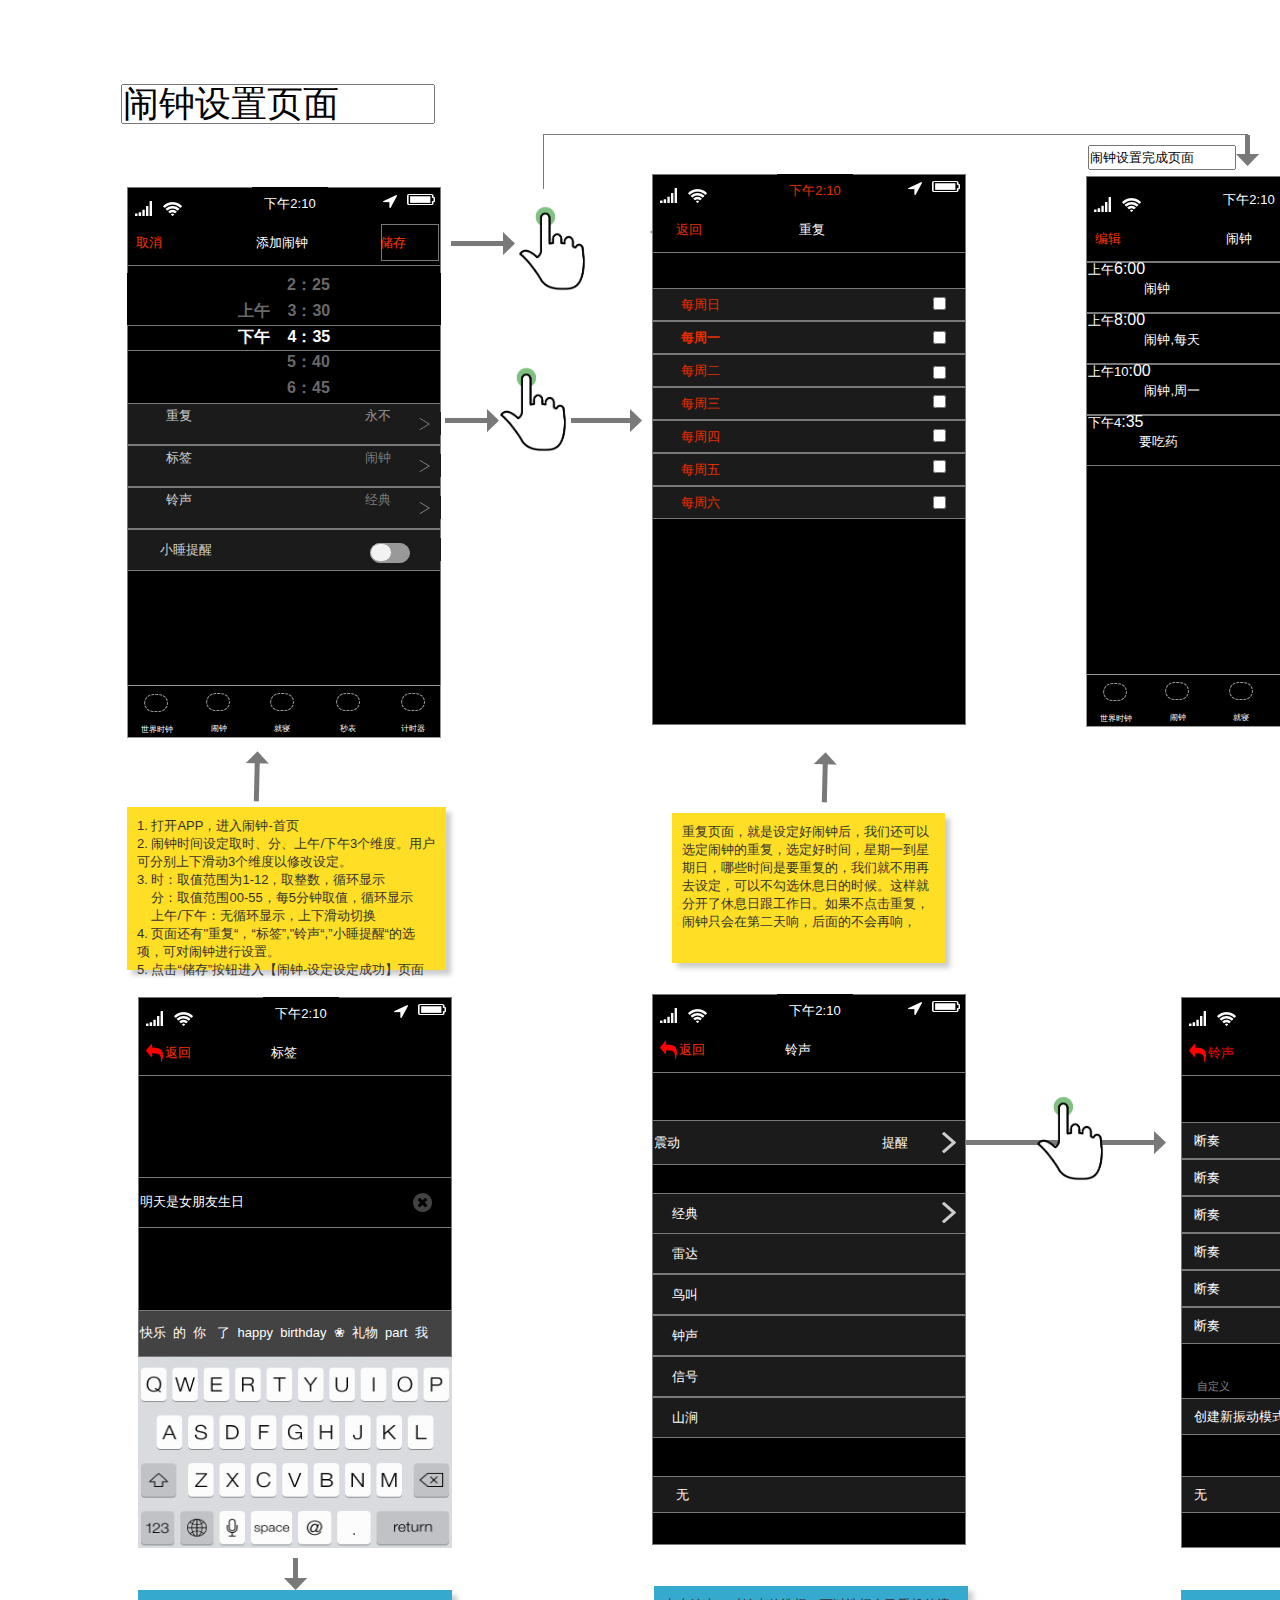
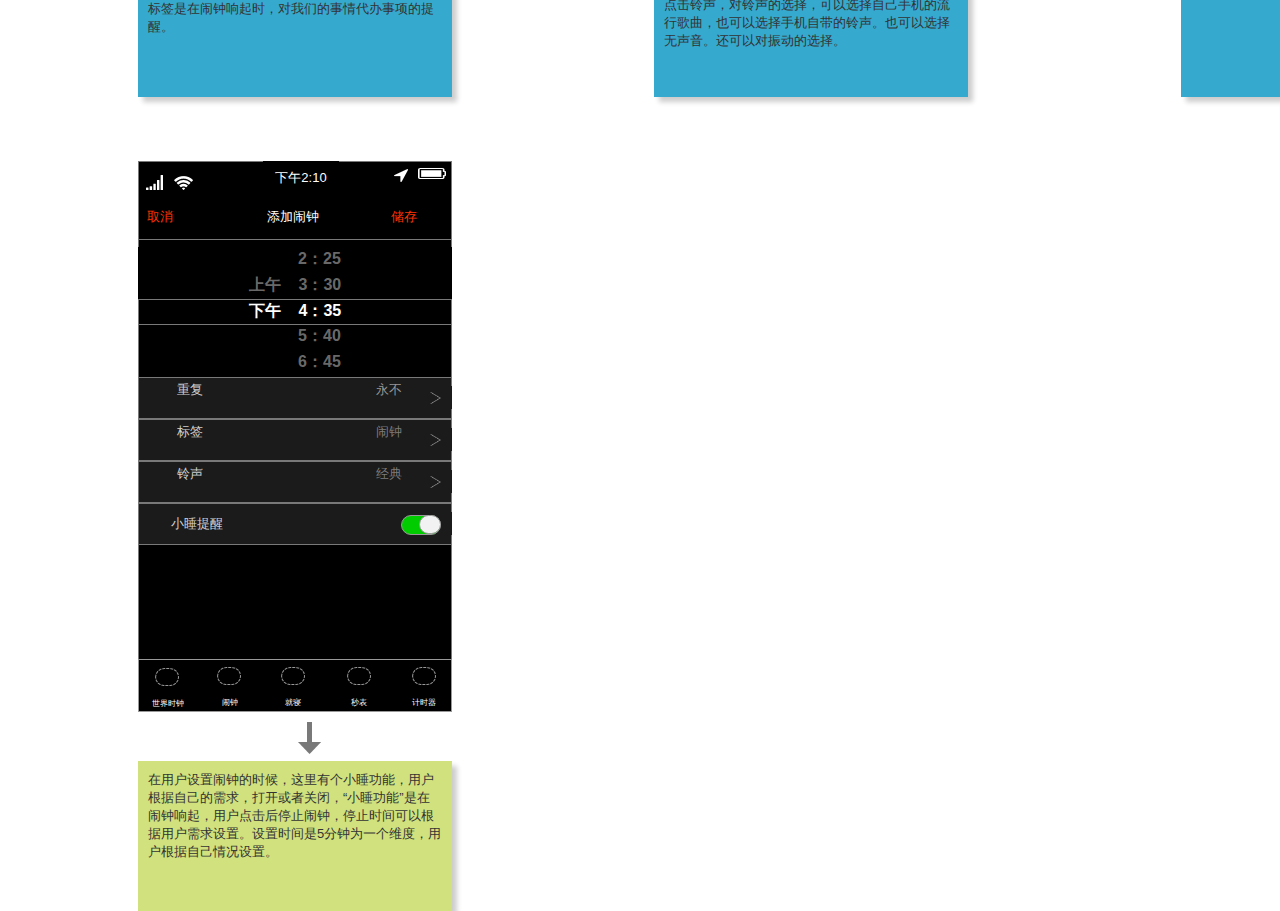
<file: index.html>
﻿<!DOCTYPE html>
<html>
  <head>
    <title>index</title>
    <meta http-equiv="X-UA-Compatible" content="IE=edge"/>
    <meta http-equiv="content-type" content="text/html; charset=utf-8"/>
    <meta name="apple-mobile-web-app-capable" content="yes"/>
    <link href="resources/css/jquery-ui-themes.css" type="text/css" rel="stylesheet"/>
    <link href="resources/css/axure_rp_page.css" type="text/css" rel="stylesheet"/>
    <link href="data/styles.css" type="text/css" rel="stylesheet"/>
    <link href="files/index/styles.css" type="text/css" rel="stylesheet"/>
    <script src="resources/scripts/jquery-1.7.1.min.js"></script>
    <script src="resources/scripts/jquery-ui-1.8.10.custom.min.js"></script>
    <script src="resources/scripts/prototypePre.js"></script>
    <script src="data/document.js"></script>
    <script src="resources/scripts/prototypePost.js"></script>
    <script src="files/index/data.js"></script>
    <script type="text/javascript">
      $axure.utils.getTransparentGifPath = function() { return 'resources/images/transparent.gif'; };
      $axure.utils.getOtherPath = function() { return 'resources/Other.html'; };
      $axure.utils.getReloadPath = function() { return 'resources/reload.html'; };
    </script>
  </head>
  <body>
    <div id="base" class="">

      <!-- Unnamed (组合) -->
      <div id="u0" class="ax_default" data-left="127" data-top="187" data-width="314" data-height="551">

        <!-- Unnamed (组合) -->
        <div id="u1" class="ax_default" data-left="127" data-top="187" data-width="314" data-height="551">

          <!-- Unnamed (组合) -->
          <div id="u2" class="ax_default" data-left="127" data-top="187" data-width="314" data-height="551">

            <!-- Unnamed (组合) -->
            <div id="u3" class="ax_default" data-left="127" data-top="187" data-width="314" data-height="551">

              <!-- Unnamed (矩形) -->
              <div id="u4" class="ax_default box_1">
                <div id="u4_div" class=""></div>
              </div>

              <!-- Unnamed (矩形) -->
              <div id="u5" class="ax_default box_1">
                <div id="u5_div" class=""></div>
                <div id="u5_text" class="text ">
                  <p><span>下午2:10</span></p>
                </div>
              </div>

              <!-- Unnamed (矩形) -->
              <div id="u6" class="ax_default box_1">
                <div id="u6_div" class=""></div>
                <div id="u6_text" class="text ">
                  <p><span style="color:#FF3300;">&nbsp; 取消</span><span>&nbsp; &nbsp; &nbsp; &nbsp; &nbsp; &nbsp; &nbsp; &nbsp; </span><span style="color:#FFFFFF;">&nbsp; &nbsp; &nbsp; &nbsp; &nbsp; 添加闹钟</span><span>&nbsp; &nbsp; &nbsp; &nbsp; &nbsp; &nbsp; &nbsp; &nbsp; &nbsp; &nbsp; </span><span style="color:#FF3300;">储存</span></p>
                </div>
              </div>

              <!-- Unnamed (形状) -->
              <div id="u7" class="ax_default icon">
                <img id="u7_img" class="img " src="images/index/u7.png"/>
              </div>

              <!-- Unnamed (形状) -->
              <div id="u8" class="ax_default icon">
                <img id="u8_img" class="img " src="images/index/u8.png"/>
              </div>

              <!-- Unnamed (形状) -->
              <div id="u9" class="ax_default icon">
                <img id="u9_img" class="img " src="images/index/u9.png"/>
              </div>

              <!-- Unnamed (形状) -->
              <div id="u10" class="ax_default icon">
                <img id="u10_img" class="img " src="images/index/u10.png"/>
              </div>
            </div>
          </div>

          <!-- Unnamed (组合) -->
          <div id="u11" class="ax_default" data-left="0" data-top="0" data-width="0" data-height="0">
          </div>
        </div>

        <!-- 闹钟设置页 (组合) -->
        <div id="u12" class="ax_default" data-label="闹钟设置页" data-left="127" data-top="273" data-width="314" data-height="129">

          <!-- Unnamed (组合) -->
          <div id="u13" class="ax_default" data-left="127" data-top="325" data-width="314" data-height="26">

            <!-- Unnamed (矩形) -->
            <div id="u14" class="ax_default box_1">
              <div id="u14_div" class=""></div>
              <div id="u14_text" class="text ">
                <p><span>下午&nbsp; &nbsp; 4：35</span></p>
              </div>
            </div>
          </div>

          <!-- Unnamed (组合) -->
          <div id="u15" class="ax_default" data-left="127" data-top="350" data-width="314" data-height="26">

            <!-- Unnamed (矩形) -->
            <div id="u16" class="ax_default box_1">
              <div id="u16_div" class=""></div>
              <div id="u16_text" class="text ">
                <p><span>&nbsp;&nbsp; &nbsp; &nbsp; &nbsp; &nbsp; 5：40</span></p>
              </div>
            </div>
          </div>

          <!-- Unnamed (组合) -->
          <div id="u17" class="ax_default" data-left="127" data-top="273" data-width="314" data-height="26">

            <!-- Unnamed (矩形) -->
            <div id="u18" class="ax_default box_1">
              <div id="u18_div" class=""></div>
              <div id="u18_text" class="text ">
                <p><span>&nbsp;&nbsp; &nbsp; &nbsp; &nbsp; &nbsp; 2：25</span></p>
              </div>
            </div>
          </div>

          <!-- Unnamed (组合) -->
          <div id="u19" class="ax_default" data-left="127" data-top="299" data-width="314" data-height="26">

            <!-- Unnamed (矩形) -->
            <div id="u20" class="ax_default box_1">
              <div id="u20_div" class=""></div>
              <div id="u20_text" class="text ">
                <p><span style="color:rgba(134, 134, 134, 0.807843137254902);">上午&nbsp; &nbsp; 3：30</span><span> </span></p>
              </div>
            </div>
          </div>

          <!-- Unnamed (组合) -->
          <div id="u21" class="ax_default" data-left="127" data-top="376" data-width="314" data-height="26">

            <!-- Unnamed (矩形) -->
            <div id="u22" class="ax_default box_1">
              <div id="u22_div" class=""></div>
              <div id="u22_text" class="text ">
                <p><span>&nbsp;&nbsp; &nbsp; &nbsp; &nbsp; &nbsp; 6：45</span></p>
              </div>
            </div>
          </div>
        </div>

        <!-- Unnamed (组合) -->
        <div id="u23" class="ax_default" data-left="127" data-top="403" data-width="314" data-height="168">

          <!-- Unnamed (组合) -->
          <div id="u24" class="ax_default" data-left="127" data-top="403" data-width="314" data-height="42">

            <!-- Unnamed (矩形) -->
            <div id="u25" class="ax_default box_1">
              <div id="u25_div" class=""></div>
              <div id="u25_text" class="text ">
                <p><span style="color:rgba(255, 255, 255, 0.807843137254902);">&nbsp;&nbsp; &nbsp; &nbsp; &nbsp;&nbsp; 重复&nbsp; &nbsp; &nbsp; &nbsp; &nbsp; &nbsp; &nbsp; &nbsp; &nbsp; &nbsp; &nbsp; &nbsp; &nbsp; &nbsp; &nbsp; &nbsp; &nbsp; &nbsp; &nbsp; &nbsp; &nbsp; &nbsp; &nbsp; &nbsp; </span><span style="color:#949494;">永不&nbsp; &nbsp; &nbsp; &nbsp; &nbsp; &nbsp; &nbsp; &nbsp;&nbsp; </span></p>
              </div>
            </div>

            <!-- Unnamed (组合) -->
            <div id="u26" class="ax_default" data-left="404" data-top="412" data-width="37" data-height="23">

              <!-- Unnamed (矩形) -->
              <div id="u27" class="ax_default button selected">
                <div id="u27_div" class="selected"></div>
              </div>

              <!-- Unnamed (图片) -->
              <div id="u28" class="ax_default image selected">
                <img id="u28_img" class="img " src="images/index/u28.png"/>
              </div>
            </div>
          </div>

          <!-- Unnamed (组合) -->
          <div id="u29" class="ax_default" data-left="127" data-top="445" data-width="314" data-height="42">

            <!-- Unnamed (矩形) -->
            <div id="u30" class="ax_default box_1">
              <div id="u30_div" class=""></div>
              <div id="u30_text" class="text ">
                <p><span style="color:rgba(255, 255, 255, 0.807843137254902);">&nbsp;&nbsp; &nbsp; &nbsp; &nbsp;&nbsp; 标签&nbsp; &nbsp; &nbsp; &nbsp; &nbsp; &nbsp; &nbsp; &nbsp; &nbsp; &nbsp; &nbsp; &nbsp; &nbsp; &nbsp; &nbsp; &nbsp; &nbsp; &nbsp; &nbsp; &nbsp; &nbsp; &nbsp; &nbsp; &nbsp; </span><span style="color:rgba(148, 148, 148, 0.807843137254902);">闹钟</span><span style="color:#949494;">&nbsp; &nbsp; &nbsp; &nbsp; &nbsp; &nbsp; &nbsp; &nbsp;&nbsp; </span></p>
              </div>
            </div>

            <!-- Unnamed (组合) -->
            <div id="u31" class="ax_default" data-left="404" data-top="454" data-width="37" data-height="23">

              <!-- Unnamed (矩形) -->
              <div id="u32" class="ax_default button">
                <div id="u32_div" class=""></div>
              </div>

              <!-- Unnamed (图片) -->
              <div id="u33" class="ax_default image">
                <img id="u33_img" class="img " src="images/index/u28.png"/>
              </div>
            </div>
          </div>

          <!-- Unnamed (组合) -->
          <div id="u34" class="ax_default" data-left="127" data-top="487" data-width="314" data-height="42">

            <!-- Unnamed (矩形) -->
            <div id="u35" class="ax_default box_1">
              <div id="u35_div" class=""></div>
              <div id="u35_text" class="text ">
                <p><span style="color:rgba(255, 255, 255, 0.807843137254902);">&nbsp;&nbsp; &nbsp; &nbsp; &nbsp;&nbsp; 铃声&nbsp; &nbsp; &nbsp; &nbsp; &nbsp; &nbsp; &nbsp; &nbsp; &nbsp; &nbsp; &nbsp; &nbsp; &nbsp; &nbsp; &nbsp; &nbsp; &nbsp; &nbsp; &nbsp; &nbsp; &nbsp; &nbsp; &nbsp; &nbsp; </span><span style="color:rgba(148, 148, 148, 0.807843137254902);">经典</span><span style="color:#949494;">&nbsp; &nbsp; &nbsp; &nbsp; &nbsp; &nbsp; &nbsp; &nbsp;&nbsp; </span></p>
              </div>
            </div>

            <!-- Unnamed (组合) -->
            <div id="u36" class="ax_default" data-left="404" data-top="496" data-width="37" data-height="23">

              <!-- Unnamed (矩形) -->
              <div id="u37" class="ax_default button">
                <div id="u37_div" class=""></div>
              </div>

              <!-- Unnamed (图片) -->
              <div id="u38" class="ax_default image">
                <img id="u38_img" class="img " src="images/index/u28.png"/>
              </div>
            </div>
          </div>

          <!-- Unnamed (组合) -->
          <div id="u39" class="ax_default" data-left="127" data-top="529" data-width="314" data-height="42">

            <!-- Unnamed (矩形) -->
            <div id="u40" class="ax_default box_1">
              <div id="u40_div" class=""></div>
              <div id="u40_text" class="text ">
                <p><span style="color:rgba(255, 255, 255, 0.807843137254902);">&nbsp;&nbsp; &nbsp;&nbsp; 小睡提醒&nbsp; &nbsp; &nbsp; &nbsp; &nbsp; &nbsp; &nbsp; &nbsp; &nbsp; &nbsp; &nbsp; &nbsp; &nbsp; &nbsp; &nbsp; &nbsp; &nbsp; &nbsp; &nbsp; &nbsp; &nbsp; &nbsp; </span><span style="color:#949494;">&nbsp; &nbsp; &nbsp; &nbsp; &nbsp; &nbsp; &nbsp; &nbsp;&nbsp; </span></p>
              </div>
            </div>

            <!-- Unnamed (组合) -->
            <div id="u41" class="ax_default" data-left="404" data-top="538" data-width="37" data-height="23">

              <!-- Unnamed (矩形) -->
              <div id="u42" class="ax_default button">
                <div id="u42_div" class=""></div>
              </div>
            </div>
          </div>
        </div>

        <!-- Unnamed (组合) -->
        <div id="u43" class="ax_default" data-left="127" data-top="685" data-width="314" data-height="53">

          <!-- Unnamed (组合) -->
          <div id="u44" class="ax_default" data-left="127" data-top="685" data-width="314" data-height="53">

            <!-- Rectangle (矩形) -->
            <div id="u45" class="ax_default _形状" data-label="Rectangle">
              <div id="u45_div" class=""></div>
            </div>

            <!-- Rectangle (矩形) -->
            <div id="u46" class="ax_default _形状" data-label="Rectangle">
              <img id="u46_img" class="img " src="images/index/rectangle_u46.png"/>
            </div>

            <!-- Rectangle (矩形) -->
            <div id="u47" class="ax_default _形状" data-label="Rectangle">
              <img id="u47_img" class="img " src="images/index/rectangle_u46.png"/>
            </div>

            <!-- Rectangle (矩形) -->
            <div id="u48" class="ax_default _形状" data-label="Rectangle">
              <img id="u48_img" class="img " src="images/index/rectangle_u46.png"/>
            </div>

            <!-- Rectangle (矩形) -->
            <div id="u49" class="ax_default _形状" data-label="Rectangle">
              <img id="u49_img" class="img " src="images/index/rectangle_u46.png"/>
            </div>

            <!-- Rectangle (矩形) -->
            <div id="u50" class="ax_default _形状" data-label="Rectangle">
              <img id="u50_img" class="img " src="images/index/rectangle_u46.png"/>
            </div>

            <!-- Unnamed (矩形) -->
            <div id="u51" class="ax_default box_2">
              <div id="u51_div" class=""></div>
              <div id="u51_text" class="text ">
                <p><span>世界时钟</span></p>
              </div>
            </div>

            <!-- Unnamed (矩形) -->
            <div id="u52" class="ax_default box_2">
              <div id="u52_div" class=""></div>
              <div id="u52_text" class="text ">
                <p><span>闹钟</span></p>
              </div>
            </div>

            <!-- Unnamed (矩形) -->
            <div id="u53" class="ax_default box_2">
              <div id="u53_div" class=""></div>
              <div id="u53_text" class="text ">
                <p><span>就寝</span></p>
              </div>
            </div>
          </div>

          <!-- Unnamed (矩形) -->
          <div id="u54" class="ax_default box_2">
            <div id="u54_div" class=""></div>
            <div id="u54_text" class="text ">
              <p><span>秒表</span></p>
            </div>
          </div>

          <!-- Unnamed (矩形) -->
          <div id="u55" class="ax_default box_2">
            <div id="u55_div" class=""></div>
            <div id="u55_text" class="text ">
              <p><span>计时器</span></p>
            </div>
          </div>
        </div>
      </div>

      <!-- Unnamed (组合) -->
      <div id="u56" class="ax_default" data-left="0" data-top="0" data-width="0" data-height="0">
      </div>

      <!-- Unnamed (组合) -->
      <div id="u57" class="ax_default" data-left="370" data-top="543" data-width="40" data-height="20">

        <!-- Unnamed (矩形) -->
        <div id="u58" class="ax_default _形状">
          <div id="u58_div" class=""></div>
        </div>

        <!-- Unnamed (矩形) -->
        <div id="u59" class="ax_default _形状">
          <div id="u59_div" class=""></div>
        </div>
      </div>

      <!-- Unnamed (图片) -->
      <div id="u60" class="ax_default image">
        <img id="u60_img" class="img " src="images/index/u60.png"/>
      </div>

      <!-- Unnamed (水平线) -->
      <div id="u61" class="ax_default arrow">
        <img id="u61_img" class="img " src="images/index/u61.png"/>
      </div>

      <!-- Unnamed (组合) -->
      <div id="u62" class="ax_default" data-left="0" data-top="0" data-width="0" data-height="0">

        <!-- Unnamed (组合) -->
        <div id="u63" class="ax_default" data-left="0" data-top="0" data-width="0" data-height="0">
        </div>
      </div>

      <!-- Unnamed (水平线) -->
      <div id="u64" class="ax_default arrow">
        <img id="u64_img" class="img " src="images/index/u64.png"/>
      </div>

      <!-- Unnamed (图片) -->
      <div id="u65" class="ax_default image">
        <img id="u65_img" class="img " src="images/index/u65.png"/>
      </div>

      <!-- Unnamed (动态面板) -->
      <div id="u66" class="ax_default">
        <div id="u66_state0" class="panel_state" data-label="State1" style="">
          <div id="u66_state0_content" class="panel_state_content">

            <!-- Unnamed (组合) -->
            <div id="u67" class="ax_default" data-left="0" data-top="0" data-width="314" data-height="551">

              <!-- Unnamed (组合) -->
              <div id="u68" class="ax_default" data-left="0" data-top="0" data-width="314" data-height="551">

                <!-- Unnamed (矩形) -->
                <div id="u69" class="ax_default box_1">
                  <div id="u69_div" class=""></div>
                </div>

                <!-- Unnamed (矩形) -->
                <div id="u70" class="ax_default box_1">
                  <div id="u70_div" class=""></div>
                  <div id="u70_text" class="text ">
                    <p><span>下午2:10</span></p>
                  </div>
                </div>

                <!-- Unnamed (矩形) -->
                <div id="u71" class="ax_default box_1">
                  <div id="u71_div" class=""></div>
                  <div id="u71_text" class="text ">
                    <p><span style="color:#E92D00;">&nbsp;&nbsp; &nbsp;&nbsp; 返回&nbsp; &nbsp; &nbsp; &nbsp; &nbsp; &nbsp; &nbsp; &nbsp; &nbsp; &nbsp; &nbsp; &nbsp; &nbsp;&nbsp; </span><span style="color:#FFFFFF;">重复</span></p>
                  </div>
                </div>

                <!-- Unnamed (形状) -->
                <div id="u72" class="ax_default icon">
                  <img id="u72_img" class="img " src="images/index/u7.png"/>
                </div>

                <!-- Unnamed (形状) -->
                <div id="u73" class="ax_default icon">
                  <img id="u73_img" class="img " src="images/index/u8.png"/>
                </div>

                <!-- Unnamed (形状) -->
                <div id="u74" class="ax_default icon">
                  <img id="u74_img" class="img " src="images/index/u9.png"/>
                </div>

                <!-- Unnamed (形状) -->
                <div id="u75" class="ax_default icon">
                  <img id="u75_img" class="img " src="images/index/u10.png"/>
                </div>
              </div>
            </div>

            <!-- Unnamed (组合) -->
            <div id="u76" class="ax_default" data-left="0" data-top="0" data-width="0" data-height="0">
            </div>

            <!-- Unnamed (组合) -->
            <div id="u77" class="ax_default" data-left="0" data-top="114" data-width="314" data-height="33">

              <!-- Unnamed (矩形) -->
              <div id="u78" class="ax_default box_1">
                <div id="u78_div" class=""></div>
                <div id="u78_text" class="text ">
                  <p><span>&nbsp;&nbsp; 每周日&nbsp; &nbsp; &nbsp; &nbsp; &nbsp; &nbsp; &nbsp; &nbsp; &nbsp; &nbsp; &nbsp; &nbsp; &nbsp; &nbsp; &nbsp; &nbsp; &nbsp; &nbsp; &nbsp; &nbsp; &nbsp; &nbsp; &nbsp; &nbsp; &nbsp; &nbsp; &nbsp; &nbsp; &nbsp; &nbsp; &nbsp; &nbsp; </span></p>
                </div>
              </div>
            </div>

            <!-- Unnamed (复选框) -->
            <div id="u79" class="ax_default checkbox">
              <label for="u79_input" style="position: absolute; left: 0px;">
                <div id="u79_text" class="text " style="display:none; visibility: hidden">
                  <p></p>
                </div>
              </label>
              <input id="u79_input" type="checkbox" value="checkbox"/>
            </div>

            <!-- Unnamed (组合) -->
            <div id="u80" class="ax_default" data-left="0" data-top="147" data-width="314" data-height="33">

              <!-- Unnamed (矩形) -->
              <div id="u81" class="ax_default box_1">
                <div id="u81_div" class=""></div>
                <div id="u81_text" class="text ">
                  <p><span>&nbsp;&nbsp; 每周一&nbsp; &nbsp; &nbsp; &nbsp; &nbsp; &nbsp; &nbsp; &nbsp; &nbsp; &nbsp; &nbsp; &nbsp; &nbsp; &nbsp; &nbsp; &nbsp; &nbsp; &nbsp; &nbsp; &nbsp; &nbsp; &nbsp; &nbsp; &nbsp; &nbsp; &nbsp; &nbsp; &nbsp; &nbsp; &nbsp; &nbsp; &nbsp; </span></p>
                </div>
              </div>
            </div>

            <!-- Unnamed (组合) -->
            <div id="u82" class="ax_default" data-left="0" data-top="180" data-width="314" data-height="33">

              <!-- Unnamed (矩形) -->
              <div id="u83" class="ax_default box_1">
                <div id="u83_div" class=""></div>
                <div id="u83_text" class="text ">
                  <p><span>&nbsp;&nbsp; 每周二&nbsp; &nbsp; &nbsp; &nbsp; &nbsp; &nbsp; &nbsp; &nbsp; &nbsp; &nbsp; &nbsp; &nbsp; &nbsp; &nbsp; &nbsp; &nbsp; &nbsp; &nbsp; &nbsp; &nbsp; &nbsp; &nbsp; &nbsp; &nbsp; &nbsp; &nbsp; &nbsp; &nbsp; &nbsp; &nbsp; &nbsp; &nbsp; </span></p>
                </div>
              </div>
            </div>

            <!-- Unnamed (组合) -->
            <div id="u84" class="ax_default" data-left="0" data-top="246" data-width="314" data-height="33">

              <!-- Unnamed (矩形) -->
              <div id="u85" class="ax_default box_1">
                <div id="u85_div" class=""></div>
                <div id="u85_text" class="text ">
                  <p><span>&nbsp;&nbsp; 每周四&nbsp; &nbsp; &nbsp; &nbsp; &nbsp; &nbsp; &nbsp; &nbsp; &nbsp; &nbsp; &nbsp; &nbsp; &nbsp; &nbsp; &nbsp; &nbsp; &nbsp; &nbsp; &nbsp; &nbsp; &nbsp; &nbsp; &nbsp; &nbsp; &nbsp; &nbsp; &nbsp; &nbsp; &nbsp; &nbsp; &nbsp; &nbsp; </span></p>
                </div>
              </div>
            </div>

            <!-- Unnamed (组合) -->
            <div id="u86" class="ax_default" data-left="0" data-top="213" data-width="314" data-height="33">

              <!-- Unnamed (矩形) -->
              <div id="u87" class="ax_default box_1">
                <div id="u87_div" class=""></div>
                <div id="u87_text" class="text ">
                  <p><span>&nbsp;&nbsp; 每周三&nbsp; &nbsp; &nbsp; &nbsp; &nbsp; &nbsp; &nbsp; &nbsp; &nbsp; &nbsp; &nbsp; &nbsp; &nbsp; &nbsp; &nbsp; &nbsp; &nbsp; &nbsp; &nbsp; &nbsp; &nbsp; &nbsp; &nbsp; &nbsp; &nbsp; &nbsp; &nbsp; &nbsp; &nbsp; &nbsp; &nbsp; &nbsp; </span></p>
                </div>
              </div>
            </div>

            <!-- Unnamed (组合) -->
            <div id="u88" class="ax_default" data-left="0" data-top="279" data-width="314" data-height="33">

              <!-- Unnamed (矩形) -->
              <div id="u89" class="ax_default box_1">
                <div id="u89_div" class=""></div>
                <div id="u89_text" class="text ">
                  <p><span>&nbsp;&nbsp; 每周五&nbsp; &nbsp; &nbsp; &nbsp; &nbsp; &nbsp; &nbsp; &nbsp; &nbsp; &nbsp; &nbsp; &nbsp; &nbsp; &nbsp; &nbsp; &nbsp; &nbsp; &nbsp; &nbsp; &nbsp; &nbsp; &nbsp; &nbsp; &nbsp; &nbsp; &nbsp; &nbsp; &nbsp; &nbsp; &nbsp; &nbsp; &nbsp; </span></p>
                </div>
              </div>
            </div>

            <!-- Unnamed (组合) -->
            <div id="u90" class="ax_default" data-left="0" data-top="312" data-width="314" data-height="33">

              <!-- Unnamed (矩形) -->
              <div id="u91" class="ax_default box_1">
                <div id="u91_div" class=""></div>
                <div id="u91_text" class="text ">
                  <p><span>&nbsp;&nbsp; 每周六&nbsp; &nbsp; &nbsp; &nbsp; &nbsp; &nbsp; &nbsp; &nbsp; &nbsp; &nbsp; &nbsp; &nbsp; &nbsp; &nbsp; &nbsp; &nbsp; &nbsp; &nbsp; &nbsp; &nbsp; &nbsp; &nbsp; &nbsp; &nbsp; &nbsp; &nbsp; &nbsp; &nbsp; &nbsp; &nbsp; &nbsp; &nbsp; </span></p>
                </div>
              </div>
            </div>

            <!-- Unnamed (复选框) -->
            <div id="u92" class="ax_default checkbox">
              <label for="u92_input" style="position: absolute; left: 0px;">
                <div id="u92_text" class="text " style="display:none; visibility: hidden">
                  <p></p>
                </div>
              </label>
              <input id="u92_input" type="checkbox" value="checkbox"/>
            </div>

            <!-- Unnamed (复选框) -->
            <div id="u93" class="ax_default checkbox">
              <label for="u93_input" style="position: absolute; left: 0px;">
                <div id="u93_text" class="text " style="display:none; visibility: hidden">
                  <p></p>
                </div>
              </label>
              <input id="u93_input" type="checkbox" value="checkbox"/>
            </div>

            <!-- Unnamed (复选框) -->
            <div id="u94" class="ax_default checkbox">
              <label for="u94_input" style="position: absolute; left: 0px;">
                <div id="u94_text" class="text " style="display:none; visibility: hidden">
                  <p></p>
                </div>
              </label>
              <input id="u94_input" type="checkbox" value="checkbox"/>
            </div>

            <!-- Unnamed (复选框) -->
            <div id="u95" class="ax_default checkbox">
              <label for="u95_input" style="position: absolute; left: 0px;">
                <div id="u95_text" class="text " style="display:none; visibility: hidden">
                  <p></p>
                </div>
              </label>
              <input id="u95_input" type="checkbox" value="checkbox"/>
            </div>

            <!-- Unnamed (复选框) -->
            <div id="u96" class="ax_default checkbox">
              <label for="u96_input" style="position: absolute; left: 0px;">
                <div id="u96_text" class="text " style="display:none; visibility: hidden">
                  <p></p>
                </div>
              </label>
              <input id="u96_input" type="checkbox" value="checkbox"/>
            </div>

            <!-- Unnamed (复选框) -->
            <div id="u97" class="ax_default checkbox">
              <label for="u97_input" style="position: absolute; left: 0px;">
                <div id="u97_text" class="text " style="display:none; visibility: hidden">
                  <p></p>
                </div>
              </label>
              <input id="u97_input" type="checkbox" value="checkbox"/>
            </div>
          </div>
        </div>
        <div id="u66_state1" class="panel_state" data-label="State2" style="visibility: hidden;">
          <div id="u66_state1_content" class="panel_state_content">
          </div>
        </div>
        <div id="u66_state2" class="panel_state" data-label="State3" style="visibility: hidden;">
          <div id="u66_state2_content" class="panel_state_content">
          </div>
        </div>
        <div id="u66_state3" class="panel_state" data-label="State4" style="visibility: hidden;">
          <div id="u66_state3_content" class="panel_state_content">
          </div>
        </div>
      </div>

      <!-- Unnamed (文本框) -->
      <div id="u98" class="ax_default text_field">
        <input id="u98_input" type="text" value="闹钟设置页面"/>
      </div>

      <!-- Unnamed (矩形) -->
      <div id="u99" class="ax_default sticky_1">
        <div id="u99_div" class=""></div>
        <div id="u99_text" class="text ">
          <p><span>1. 打开APP，进入闹钟-首页</span></p><p><span>2. 闹钟时间设定取时、分、上午/下午3个维度。用户可分别上下滑动3个维度以修改设定。</span></p><p><span>3. 时：取值范围为1-12，取整数，循环显示</span></p><p><span>&nbsp;&nbsp;&nbsp; 分：取值范围00-55，每5分钟取值，循环显示</span></p><p><span>&nbsp;&nbsp;&nbsp; 上午/下午：无循环显示，上下滑动切换</span></p><p><span>4. 页面还有&quot;重复“，“标签”,&quot;铃声“,”小睡提醒“的选项，可对闹钟进行设置。</span></p><p><span>5. 点击“储存”按钮进入【闹钟-设定设定成功】页面</span></p>
        </div>
      </div>

      <!-- Unnamed (矩形) -->
      <div id="u100" class="ax_default sticky_1">
        <div id="u100_div" class=""></div>
        <div id="u100_text" class="text ">
          <p><span>重复页面，就是设定好闹钟后，我们还可以选定闹钟的重复，选定好时间，星期一到星期日，哪些时间是要重复的，我们就不用再去设定，可以不勾选休息日的时候。这样就分开了休息日跟工作日。如果不点击重复，闹钟只会在第二天响，后面的不会再响，</span></p>
        </div>
      </div>

      <!-- Unnamed (形状) -->
      <div id="u101" class="ax_default arrow">
        <img id="u101_img" class="img " src="images/index/u101.png"/>
      </div>

      <!-- Unnamed (组合) -->
      <div id="u102" class="ax_default" data-left="1086" data-top="176" data-width="314" data-height="551">

        <!-- Unnamed (组合) -->
        <div id="u103" class="ax_default" data-left="1086" data-top="176" data-width="314" data-height="551">

          <!-- Unnamed (组合) -->
          <div id="u104" class="ax_default" data-left="1086" data-top="176" data-width="314" data-height="551">

            <!-- Unnamed (矩形) -->
            <div id="u105" class="ax_default box_1">
              <div id="u105_div" class=""></div>
            </div>

            <!-- Unnamed (矩形) -->
            <div id="u106" class="ax_default box_1">
              <div id="u106_div" class=""></div>
              <div id="u106_text" class="text ">
                <p><span>下午2:10</span></p>
              </div>
            </div>

            <!-- Unnamed (矩形) -->
            <div id="u107" class="ax_default box_1">
              <div id="u107_div" class=""></div>
              <div id="u107_text" class="text ">
                <p><span style="color:#FF3300;">&nbsp; 编辑</span><span>&nbsp; &nbsp; &nbsp; &nbsp; &nbsp; &nbsp; &nbsp; &nbsp; </span><span style="color:#FFFFFF;">&nbsp; &nbsp; &nbsp; &nbsp; &nbsp; &nbsp;&nbsp; 闹钟</span><span>&nbsp; &nbsp; &nbsp; &nbsp; &nbsp; &nbsp; &nbsp; &nbsp; &nbsp; &nbsp; </span></p>
              </div>
            </div>

            <!-- Unnamed (形状) -->
            <div id="u108" class="ax_default icon">
              <img id="u108_img" class="img " src="images/index/u7.png"/>
            </div>

            <!-- Unnamed (形状) -->
            <div id="u109" class="ax_default icon">
              <img id="u109_img" class="img " src="images/index/u8.png"/>
            </div>

            <!-- Unnamed (形状) -->
            <div id="u110" class="ax_default icon">
              <img id="u110_img" class="img " src="images/index/u9.png"/>
            </div>

            <!-- Unnamed (形状) -->
            <div id="u111" class="ax_default icon">
              <img id="u111_img" class="img " src="images/index/u10.png"/>
            </div>

            <!-- Unnamed (形状) -->
            <div id="u112" class="ax_default icon">
              <img id="u112_img" class="img " src="images/index/u112.png"/>
            </div>

            <!-- Unnamed (矩形) -->
            <div id="u113" class="ax_default box_1">
              <div id="u113_div" class=""></div>
              <div id="u113_text" class="text ">
                <p style="font-size:13px;"><span style="color:#FFFFFF;">上午</span><span style="font-size:16px;color:#FFFFFF;">6:00&nbsp; &nbsp; &nbsp; &nbsp; &nbsp; &nbsp; &nbsp; &nbsp; &nbsp; &nbsp; &nbsp; &nbsp; &nbsp; &nbsp; &nbsp; &nbsp; &nbsp; &nbsp; &nbsp; &nbsp; &nbsp; &nbsp; &nbsp; &nbsp; &nbsp; &nbsp; &nbsp; &nbsp; &nbsp; &nbsp; &nbsp;&nbsp; </span><span style="color:#FFFFFF;">&nbsp; &nbsp; &nbsp;&nbsp; 闹钟</span><span style="font-size:16px;">&nbsp; &nbsp; &nbsp; &nbsp; &nbsp; &nbsp; &nbsp; &nbsp; &nbsp; &nbsp; &nbsp; &nbsp; &nbsp; &nbsp; &nbsp; &nbsp; &nbsp; &nbsp; &nbsp; &nbsp; &nbsp; &nbsp; &nbsp; &nbsp; &nbsp; &nbsp; &nbsp; &nbsp; &nbsp; &nbsp; &nbsp; &nbsp; &nbsp; </span></p>
              </div>
            </div>

            <!-- Unnamed (矩形) -->
            <div id="u114" class="ax_default box_1">
              <div id="u114_div" class=""></div>
              <div id="u114_text" class="text ">
                <p style="font-size:13px;"><span style="color:#FFFFFF;">上午</span><span style="font-size:16px;color:#FFFFFF;">8:00&nbsp; &nbsp; &nbsp; &nbsp; &nbsp; &nbsp; &nbsp; &nbsp; &nbsp; &nbsp; &nbsp; &nbsp; &nbsp; &nbsp; &nbsp; &nbsp; &nbsp; &nbsp; &nbsp; &nbsp; &nbsp; &nbsp; &nbsp; &nbsp; &nbsp; &nbsp; &nbsp; &nbsp; &nbsp; &nbsp; &nbsp;&nbsp; </span><span style="color:#FFFFFF;">&nbsp; &nbsp; &nbsp;&nbsp; 闹钟,每天</span><span style="font-size:16px;">&nbsp; &nbsp; &nbsp; &nbsp; &nbsp; &nbsp; &nbsp; &nbsp; &nbsp; &nbsp; &nbsp; &nbsp; &nbsp; &nbsp; &nbsp; &nbsp; &nbsp; &nbsp; &nbsp; &nbsp; &nbsp; &nbsp; &nbsp; &nbsp; &nbsp; &nbsp; &nbsp; &nbsp; &nbsp; &nbsp; &nbsp; &nbsp; &nbsp; </span></p>
              </div>
            </div>

            <!-- Unnamed (矩形) -->
            <div id="u115" class="ax_default box_1">
              <div id="u115_div" class=""></div>
              <div id="u115_text" class="text ">
                <p style="font-size:13px;"><span style="color:#FFFFFF;">上午10</span><span style="font-size:16px;color:#FFFFFF;">:00&nbsp; &nbsp; &nbsp; &nbsp; &nbsp; &nbsp; &nbsp; &nbsp; &nbsp; &nbsp; &nbsp; &nbsp; &nbsp; &nbsp; &nbsp; &nbsp; &nbsp; &nbsp; &nbsp; &nbsp; &nbsp; &nbsp; &nbsp; &nbsp; &nbsp; &nbsp; &nbsp; &nbsp; &nbsp; &nbsp; &nbsp;&nbsp; </span><span style="color:#FFFFFF;">&nbsp; &nbsp; &nbsp;&nbsp; 闹钟,周一</span><span style="font-size:16px;">&nbsp; &nbsp; &nbsp; &nbsp; &nbsp; &nbsp; &nbsp; &nbsp; &nbsp; &nbsp; &nbsp; &nbsp; &nbsp; &nbsp; &nbsp; &nbsp; &nbsp; &nbsp; &nbsp; &nbsp; &nbsp; &nbsp; &nbsp; &nbsp; &nbsp; &nbsp; &nbsp; &nbsp; &nbsp; &nbsp; &nbsp; &nbsp; &nbsp; </span></p>
              </div>
            </div>

            <!-- Unnamed (矩形) -->
            <div id="u116" class="ax_default box_1">
              <div id="u116_div" class=""></div>
              <div id="u116_text" class="text ">
                <p style="font-size:13px;"><span style="color:#FFFFFF;">下午4</span><span style="font-size:16px;color:#FFFFFF;">:35&nbsp; &nbsp; &nbsp; &nbsp; &nbsp; &nbsp; &nbsp; &nbsp; &nbsp; &nbsp; &nbsp; &nbsp; &nbsp; &nbsp; &nbsp; &nbsp; &nbsp; &nbsp; &nbsp; &nbsp; &nbsp; &nbsp; &nbsp; &nbsp; &nbsp; &nbsp; &nbsp; &nbsp; &nbsp; &nbsp; &nbsp;&nbsp; </span><span style="color:#FFFFFF;">&nbsp; &nbsp; &nbsp; &nbsp; 要吃药</span><span style="font-size:16px;">&nbsp; &nbsp; &nbsp; &nbsp; &nbsp; &nbsp; &nbsp; &nbsp; &nbsp; &nbsp; &nbsp; &nbsp; &nbsp; &nbsp; &nbsp; &nbsp; &nbsp; &nbsp; &nbsp; &nbsp; &nbsp; &nbsp; &nbsp; &nbsp; &nbsp; &nbsp; &nbsp; &nbsp; &nbsp; &nbsp; &nbsp; &nbsp; &nbsp; </span></p>
              </div>
            </div>
          </div>
        </div>

        <!-- Unnamed (组合) -->
        <div id="u117" class="ax_default" data-left="1339" data-top="272" data-width="53" data-height="28">

          <!-- Unnamed (矩形) -->
          <div id="u118" class="ax_default _形状">
            <div id="u118_div" class=""></div>
          </div>

          <!-- Unnamed (矩形) -->
          <div id="u119" class="ax_default _形状">
            <div id="u119_div" class=""></div>
          </div>
        </div>

        <!-- Unnamed (组合) -->
        <div id="u120" class="ax_default" data-left="1339" data-top="325" data-width="49" data-height="28">

          <!-- Unnamed (矩形) -->
          <div id="u121" class="ax_default _形状">
            <div id="u121_div" class=""></div>
          </div>

          <!-- Unnamed (矩形) -->
          <div id="u122" class="ax_default _形状">
            <div id="u122_div" class=""></div>
          </div>
        </div>

        <!-- Unnamed (组合) -->
        <div id="u123" class="ax_default" data-left="1339" data-top="373" data-width="49" data-height="28">

          <!-- Unnamed (矩形) -->
          <div id="u124" class="ax_default _形状">
            <div id="u124_div" class=""></div>
          </div>

          <!-- Unnamed (矩形) -->
          <div id="u125" class="ax_default _形状">
            <div id="u125_div" class=""></div>
          </div>
        </div>

        <!-- Unnamed (组合) -->
        <div id="u126" class="ax_default" data-left="1339" data-top="431" data-width="53" data-height="28">

          <!-- Unnamed (矩形) -->
          <div id="u127" class="ax_default _形状">
            <div id="u127_div" class=""></div>
          </div>

          <!-- Unnamed (矩形) -->
          <div id="u128" class="ax_default _形状">
            <div id="u128_div" class=""></div>
          </div>
        </div>

        <!-- Unnamed (组合) -->
        <div id="u129" class="ax_default" data-left="1086" data-top="674" data-width="314" data-height="53">

          <!-- Unnamed (组合) -->
          <div id="u130" class="ax_default" data-left="1086" data-top="674" data-width="314" data-height="53">

            <!-- Rectangle (矩形) -->
            <div id="u131" class="ax_default _形状" data-label="Rectangle">
              <div id="u131_div" class=""></div>
            </div>

            <!-- Rectangle (矩形) -->
            <div id="u132" class="ax_default _形状" data-label="Rectangle">
              <img id="u132_img" class="img " src="images/index/rectangle_u46.png"/>
            </div>

            <!-- Rectangle (矩形) -->
            <div id="u133" class="ax_default _形状" data-label="Rectangle">
              <img id="u133_img" class="img " src="images/index/rectangle_u46.png"/>
            </div>

            <!-- Rectangle (矩形) -->
            <div id="u134" class="ax_default _形状" data-label="Rectangle">
              <img id="u134_img" class="img " src="images/index/rectangle_u46.png"/>
            </div>

            <!-- Rectangle (矩形) -->
            <div id="u135" class="ax_default _形状" data-label="Rectangle">
              <img id="u135_img" class="img " src="images/index/rectangle_u46.png"/>
            </div>

            <!-- Rectangle (矩形) -->
            <div id="u136" class="ax_default _形状" data-label="Rectangle">
              <img id="u136_img" class="img " src="images/index/rectangle_u46.png"/>
            </div>

            <!-- Unnamed (矩形) -->
            <div id="u137" class="ax_default box_2">
              <div id="u137_div" class=""></div>
              <div id="u137_text" class="text ">
                <p><span>世界时钟</span></p>
              </div>
            </div>

            <!-- Unnamed (矩形) -->
            <div id="u138" class="ax_default box_2">
              <div id="u138_div" class=""></div>
              <div id="u138_text" class="text ">
                <p><span>闹钟</span></p>
              </div>
            </div>

            <!-- Unnamed (矩形) -->
            <div id="u139" class="ax_default box_2">
              <div id="u139_div" class=""></div>
              <div id="u139_text" class="text ">
                <p><span>就寝</span></p>
              </div>
            </div>
          </div>

          <!-- Unnamed (矩形) -->
          <div id="u140" class="ax_default box_2">
            <div id="u140_div" class=""></div>
            <div id="u140_text" class="text ">
              <p><span>秒表</span></p>
            </div>
          </div>

          <!-- Unnamed (矩形) -->
          <div id="u141" class="ax_default box_2">
            <div id="u141_div" class=""></div>
            <div id="u141_text" class="text ">
              <p><span>计时器</span></p>
            </div>
          </div>
        </div>
      </div>

      <!-- Unnamed (矩形) -->
      <div id="u142" class="ax_default flow_shape">
        <img id="u142_img" class="img " src="images/index/u142.png"/>
      </div>

      <!-- Unnamed (水平线) -->
      <div id="u143" class="ax_default arrow">
        <img id="u143_img" class="img " src="images/index/u143.png"/>
      </div>

      <!-- Unnamed (图片) -->
      <div id="u144" class="ax_default image">
        <img id="u144_img" class="img " src="images/index/u60.png"/>
      </div>

      <!-- Unnamed (垂直线) -->
      <div id="u145" class="ax_default line">
        <img id="u145_img" class="img " src="images/index/u145.png"/>
      </div>

      <!-- Unnamed (水平线) -->
      <div id="u146" class="ax_default line">
        <img id="u146_img" class="img " src="images/index/u146.png"/>
      </div>

      <!-- Unnamed (垂直线) -->
      <div id="u147" class="ax_default arrow">
        <img id="u147_img" class="img " src="images/index/u147.png"/>
      </div>

      <!-- Unnamed (组合) -->
      <div id="u148" class="ax_default" data-left="138" data-top="997" data-width="314" data-height="551">

        <!-- Unnamed (组合) -->
        <div id="u149" class="ax_default" data-left="138" data-top="997" data-width="314" data-height="551">

          <!-- Unnamed (矩形) -->
          <div id="u150" class="ax_default box_1">
            <div id="u150_div" class=""></div>
          </div>

          <!-- Unnamed (矩形) -->
          <div id="u151" class="ax_default box_1">
            <div id="u151_div" class=""></div>
            <div id="u151_text" class="text ">
              <p><span>下午2:10</span></p>
            </div>
          </div>

          <!-- Unnamed (矩形) -->
          <div id="u152" class="ax_default box_1">
            <div id="u152_div" class=""></div>
            <div id="u152_text" class="text ">
              <p><span style="color:#FF3300;">&nbsp;&nbsp; &nbsp; &nbsp; 返回</span><span>&nbsp; &nbsp; &nbsp; &nbsp; &nbsp; &nbsp; &nbsp; &nbsp; </span><span style="color:#FFFFFF;">&nbsp; &nbsp; &nbsp; 标签</span><span>&nbsp; &nbsp; &nbsp; &nbsp; &nbsp; &nbsp; &nbsp; &nbsp; &nbsp; &nbsp; </span></p>
            </div>
          </div>

          <!-- Unnamed (形状) -->
          <div id="u153" class="ax_default icon">
            <img id="u153_img" class="img " src="images/index/u7.png"/>
          </div>

          <!-- Unnamed (形状) -->
          <div id="u154" class="ax_default icon">
            <img id="u154_img" class="img " src="images/index/u8.png"/>
          </div>

          <!-- Unnamed (形状) -->
          <div id="u155" class="ax_default icon">
            <img id="u155_img" class="img " src="images/index/u9.png"/>
          </div>

          <!-- Unnamed (形状) -->
          <div id="u156" class="ax_default icon">
            <img id="u156_img" class="img " src="images/index/u10.png"/>
          </div>

          <!-- Unnamed (形状) -->
          <div id="u157" class="ax_default icon">
            <img id="u157_img" class="img " src="images/index/u157.png"/>
          </div>
        </div>
      </div>

      <!-- Unnamed (形状) -->
      <div id="u158" class="ax_default arrow">
        <img id="u158_img" class="img " src="images/index/u101.png"/>
      </div>

      <!-- Unnamed (矩形) -->
      <div id="u159" class="ax_default box_1">
        <div id="u159_div" class=""></div>
        <div id="u159_text" class="text ">
          <p><span>明天是女朋友生日&nbsp; </span></p>
        </div>
      </div>

      <!-- Unnamed (形状) -->
      <div id="u160" class="ax_default icon">
        <img id="u160_img" class="img " src="images/index/u160.png"/>
      </div>

      <!-- Unnamed (图片) -->
      <div id="u161" class="ax_default image">
        <img id="u161_img" class="img " src="images/index/u161.png"/>
      </div>

      <!-- Unnamed (矩形) -->
      <div id="u162" class="ax_default box_1">
        <div id="u162_div" class=""></div>
        <div id="u162_text" class="text ">
          <p><span>快乐&nbsp; 的&nbsp; 你&nbsp;&nbsp; 了&nbsp; happy&nbsp; birthday&nbsp; ❀&nbsp; 礼物&nbsp; part&nbsp; 我</span></p>
        </div>
      </div>

      <!-- Unnamed (矩形) -->
      <div id="u163" class="ax_default sticky_2">
        <div id="u163_div" class=""></div>
        <div id="u163_text" class="text ">
          <p><span>标签是在闹钟响起时，对我们的事情代办事项的提醒。</span></p>
        </div>
      </div>

      <!-- Unnamed (垂直线) -->
      <div id="u164" class="ax_default arrow">
        <img id="u164_img" class="img " src="images/index/u164.png"/>
      </div>

      <!-- Unnamed (组合) -->
      <div id="u165" class="ax_default" data-left="652" data-top="994" data-width="314" data-height="551">

        <!-- Unnamed (组合) -->
        <div id="u166" class="ax_default" data-left="652" data-top="994" data-width="314" data-height="551">

          <!-- Unnamed (组合) -->
          <div id="u167" class="ax_default" data-left="652" data-top="994" data-width="314" data-height="551">

            <!-- Unnamed (组合) -->
            <div id="u168" class="ax_default" data-left="652" data-top="994" data-width="314" data-height="551">

              <!-- Unnamed (矩形) -->
              <div id="u169" class="ax_default box_1">
                <div id="u169_div" class=""></div>
              </div>

              <!-- Unnamed (矩形) -->
              <div id="u170" class="ax_default box_1">
                <div id="u170_div" class=""></div>
                <div id="u170_text" class="text ">
                  <p><span>下午2:10</span></p>
                </div>
              </div>

              <!-- Unnamed (矩形) -->
              <div id="u171" class="ax_default box_1">
                <div id="u171_div" class=""></div>
                <div id="u171_text" class="text ">
                  <p><span style="color:#FF3300;">&nbsp;&nbsp; &nbsp; &nbsp; 返回</span><span>&nbsp; &nbsp; &nbsp; &nbsp; &nbsp; &nbsp; &nbsp; &nbsp; </span><span style="color:#FFFFFF;">&nbsp; &nbsp; &nbsp; 铃声</span><span>&nbsp; &nbsp; &nbsp; &nbsp; &nbsp; &nbsp; &nbsp; &nbsp; &nbsp; &nbsp; </span></p>
                </div>
              </div>

              <!-- Unnamed (形状) -->
              <div id="u172" class="ax_default icon">
                <img id="u172_img" class="img " src="images/index/u7.png"/>
              </div>

              <!-- Unnamed (形状) -->
              <div id="u173" class="ax_default icon">
                <img id="u173_img" class="img " src="images/index/u8.png"/>
              </div>

              <!-- Unnamed (形状) -->
              <div id="u174" class="ax_default icon">
                <img id="u174_img" class="img " src="images/index/u9.png"/>
              </div>

              <!-- Unnamed (形状) -->
              <div id="u175" class="ax_default icon">
                <img id="u175_img" class="img " src="images/index/u10.png"/>
              </div>

              <!-- Unnamed (形状) -->
              <div id="u176" class="ax_default icon">
                <img id="u176_img" class="img " src="images/index/u157.png"/>
              </div>
            </div>
          </div>

          <!-- Unnamed (矩形) -->
          <div id="u177" class="ax_default box_1">
            <div id="u177_div" class=""></div>
            <div id="u177_text" class="text ">
              <p><span>震动&nbsp; &nbsp; &nbsp; &nbsp; &nbsp; &nbsp; &nbsp; &nbsp; &nbsp; &nbsp; &nbsp; &nbsp; &nbsp; &nbsp; &nbsp; &nbsp; &nbsp; &nbsp; &nbsp; &nbsp; &nbsp; &nbsp; &nbsp; &nbsp; &nbsp; &nbsp; &nbsp; &nbsp; 提醒</span></p>
            </div>
          </div>

          <!-- Unnamed (形状) -->
          <div id="u178" class="ax_default icon">
            <img id="u178_img" class="img " src="images/index/u178.png"/>
          </div>

          <!-- Unnamed (矩形) -->
          <div id="u179" class="ax_default box_1">
            <div id="u179_div" class=""></div>
            <div id="u179_text" class="text ">
              <p><span>&nbsp;&nbsp; &nbsp; 经典</span></p>
            </div>
          </div>

          <!-- Unnamed (矩形) -->
          <div id="u180" class="ax_default box_1">
            <div id="u180_div" class=""></div>
            <div id="u180_text" class="text ">
              <p><span>&nbsp;&nbsp; &nbsp;&nbsp; 无</span></p>
            </div>
          </div>

          <!-- Unnamed (矩形) -->
          <div id="u181" class="ax_default box_1">
            <div id="u181_div" class=""></div>
            <div id="u181_text" class="text ">
              <p><span>&nbsp;&nbsp; &nbsp; 雷达</span></p>
            </div>
          </div>

          <!-- Unnamed (矩形) -->
          <div id="u182" class="ax_default box_1">
            <div id="u182_div" class=""></div>
            <div id="u182_text" class="text ">
              <p><span>&nbsp;&nbsp; &nbsp; 鸟叫</span></p>
            </div>
          </div>

          <!-- Unnamed (矩形) -->
          <div id="u183" class="ax_default box_1">
            <div id="u183_div" class=""></div>
            <div id="u183_text" class="text ">
              <p><span>&nbsp;&nbsp; &nbsp; 钟声</span></p>
            </div>
          </div>

          <!-- Unnamed (矩形) -->
          <div id="u184" class="ax_default box_1">
            <div id="u184_div" class=""></div>
            <div id="u184_text" class="text ">
              <p><span>&nbsp;&nbsp; &nbsp; 信号</span></p>
            </div>
          </div>

          <!-- Unnamed (矩形) -->
          <div id="u185" class="ax_default box_1">
            <div id="u185_div" class=""></div>
            <div id="u185_text" class="text ">
              <p><span>&nbsp;&nbsp; &nbsp; 山涧</span></p>
            </div>
          </div>

          <!-- Unnamed (形状) -->
          <div id="u186" class="ax_default icon">
            <img id="u186_img" class="img " src="images/index/u178.png"/>
          </div>
        </div>
      </div>

      <!-- Unnamed (矩形) -->
      <div id="u187" class="ax_default sticky_2">
        <div id="u187_div" class=""></div>
        <div id="u187_text" class="text ">
          <p><span>点击铃声，对铃声的选择，可以选择自己手机的流行歌曲，也可以选择手机自带的铃声。也可以选择无声音。还可以对振动的选择。</span></p>
        </div>
      </div>

      <!-- Unnamed (组合) -->
      <div id="u188" class="ax_default" data-left="1181" data-top="997" data-width="314" data-height="551">

        <!-- Unnamed (组合) -->
        <div id="u189" class="ax_default" data-left="1181" data-top="997" data-width="314" data-height="551">

          <!-- Unnamed (矩形) -->
          <div id="u190" class="ax_default box_1">
            <div id="u190_div" class=""></div>
          </div>

          <!-- Unnamed (矩形) -->
          <div id="u191" class="ax_default box_1">
            <div id="u191_div" class=""></div>
            <div id="u191_text" class="text ">
              <p><span>下午2:10</span></p>
            </div>
          </div>

          <!-- Unnamed (矩形) -->
          <div id="u192" class="ax_default box_1">
            <div id="u192_div" class=""></div>
            <div id="u192_text" class="text ">
              <p><span style="color:#FF3300;">&nbsp;&nbsp; &nbsp; &nbsp; </span><span style="color:#FF0000;">铃声</span><span>&nbsp; &nbsp; &nbsp; &nbsp; &nbsp; &nbsp; &nbsp; &nbsp; &nbsp; &nbsp; </span><span style="color:#FFFFFF;">振动</span></p>
            </div>
          </div>

          <!-- Unnamed (形状) -->
          <div id="u193" class="ax_default icon">
            <img id="u193_img" class="img " src="images/index/u7.png"/>
          </div>

          <!-- Unnamed (形状) -->
          <div id="u194" class="ax_default icon">
            <img id="u194_img" class="img " src="images/index/u8.png"/>
          </div>

          <!-- Unnamed (形状) -->
          <div id="u195" class="ax_default icon">
            <img id="u195_img" class="img " src="images/index/u9.png"/>
          </div>

          <!-- Unnamed (形状) -->
          <div id="u196" class="ax_default icon">
            <img id="u196_img" class="img " src="images/index/u10.png"/>
          </div>

          <!-- Unnamed (形状) -->
          <div id="u197" class="ax_default icon">
            <img id="u197_img" class="img " src="images/index/u157.png"/>
          </div>
        </div>
      </div>

      <!-- Unnamed (文本框) -->
      <div id="u198" class="ax_default text_field">
        <input id="u198_input" type="text" value="闹钟设置完成页面"/>
      </div>

      <!-- Unnamed (水平线) -->
      <div id="u199" class="ax_default arrow">
        <img id="u199_img" class="img " src="images/index/u199.png"/>
      </div>

      <!-- Unnamed (图片) -->
      <div id="u200" class="ax_default image">
        <img id="u200_img" class="img " src="images/index/u60.png"/>
      </div>

      <!-- Unnamed (矩形) -->
      <div id="u201" class="ax_default box_1">
        <div id="u201_div" class=""></div>
        <div id="u201_text" class="text ">
          <p><span>&nbsp;&nbsp; 断奏</span></p>
        </div>
      </div>

      <!-- Unnamed (矩形) -->
      <div id="u202" class="ax_default box_1">
        <div id="u202_div" class=""></div>
        <div id="u202_text" class="text ">
          <p><span>&nbsp;&nbsp; 断奏</span></p>
        </div>
      </div>

      <!-- Unnamed (矩形) -->
      <div id="u203" class="ax_default box_1">
        <div id="u203_div" class=""></div>
        <div id="u203_text" class="text ">
          <p><span>&nbsp;&nbsp; 断奏</span></p>
        </div>
      </div>

      <!-- Unnamed (矩形) -->
      <div id="u204" class="ax_default box_1">
        <div id="u204_div" class=""></div>
        <div id="u204_text" class="text ">
          <p><span>&nbsp;&nbsp; 断奏</span></p>
        </div>
      </div>

      <!-- Unnamed (矩形) -->
      <div id="u205" class="ax_default box_1">
        <div id="u205_div" class=""></div>
        <div id="u205_text" class="text ">
          <p><span>&nbsp;&nbsp; 断奏</span></p>
        </div>
      </div>

      <!-- Unnamed (矩形) -->
      <div id="u206" class="ax_default box_1">
        <div id="u206_div" class=""></div>
        <div id="u206_text" class="text ">
          <p><span>&nbsp;&nbsp; 断奏</span></p>
        </div>
      </div>

      <!-- Unnamed (矩形) -->
      <div id="u207" class="ax_default box_1">
        <div id="u207_div" class=""></div>
        <div id="u207_text" class="text ">
          <p style="font-size:11px;"><span>自定义</span><span style="font-size:13px;">&nbsp; &nbsp; &nbsp;&nbsp; </span></p>
        </div>
      </div>

      <!-- Unnamed (矩形) -->
      <div id="u208" class="ax_default box_1">
        <div id="u208_div" class=""></div>
        <div id="u208_text" class="text ">
          <p><span>&nbsp;&nbsp; 创建新振动模式</span></p>
        </div>
      </div>

      <!-- Unnamed (形状) -->
      <div id="u209" class="ax_default icon">
        <img id="u209_img" class="img " src="images/index/u209.png"/>
      </div>

      <!-- Unnamed (矩形) -->
      <div id="u210" class="ax_default box_1">
        <div id="u210_div" class=""></div>
        <div id="u210_text" class="text ">
          <p><span>&nbsp;&nbsp; 无</span></p>
        </div>
      </div>

      <!-- Unnamed (矩形) -->
      <div id="u211" class="ax_default sticky_2">
        <div id="u211_div" class=""></div>
      </div>

      <!-- Unnamed (组合) -->
      <div id="u212" class="ax_default" data-left="138" data-top="1761" data-width="314" data-height="551">

        <!-- Unnamed (组合) -->
        <div id="u213" class="ax_default" data-left="138" data-top="1761" data-width="314" data-height="551">

          <!-- Unnamed (组合) -->
          <div id="u214" class="ax_default" data-left="138" data-top="1761" data-width="314" data-height="551">

            <!-- Unnamed (组合) -->
            <div id="u215" class="ax_default" data-left="138" data-top="1761" data-width="314" data-height="551">

              <!-- Unnamed (组合) -->
              <div id="u216" class="ax_default" data-left="138" data-top="1761" data-width="314" data-height="551">

                <!-- Unnamed (矩形) -->
                <div id="u217" class="ax_default box_1">
                  <div id="u217_div" class=""></div>
                </div>

                <!-- Unnamed (矩形) -->
                <div id="u218" class="ax_default box_1">
                  <div id="u218_div" class=""></div>
                  <div id="u218_text" class="text ">
                    <p><span>下午2:10</span></p>
                  </div>
                </div>

                <!-- Unnamed (矩形) -->
                <div id="u219" class="ax_default box_1">
                  <div id="u219_div" class=""></div>
                  <div id="u219_text" class="text ">
                    <p><span style="color:#FF3300;">&nbsp; 取消</span><span>&nbsp; &nbsp; &nbsp; &nbsp; &nbsp; &nbsp; &nbsp; &nbsp; </span><span style="color:#FFFFFF;">&nbsp; &nbsp; &nbsp; &nbsp; &nbsp; 添加闹钟</span><span>&nbsp; &nbsp; &nbsp; &nbsp; &nbsp; &nbsp; &nbsp; &nbsp; &nbsp; &nbsp; </span><span style="color:#FF3300;">储存</span></p>
                  </div>
                </div>

                <!-- Unnamed (形状) -->
                <div id="u220" class="ax_default icon">
                  <img id="u220_img" class="img " src="images/index/u7.png"/>
                </div>

                <!-- Unnamed (形状) -->
                <div id="u221" class="ax_default icon">
                  <img id="u221_img" class="img " src="images/index/u8.png"/>
                </div>

                <!-- Unnamed (形状) -->
                <div id="u222" class="ax_default icon">
                  <img id="u222_img" class="img " src="images/index/u9.png"/>
                </div>

                <!-- Unnamed (形状) -->
                <div id="u223" class="ax_default icon">
                  <img id="u223_img" class="img " src="images/index/u10.png"/>
                </div>
              </div>
            </div>

            <!-- Unnamed (组合) -->
            <div id="u224" class="ax_default" data-left="0" data-top="0" data-width="0" data-height="0">
            </div>
          </div>

          <!-- 闹钟设置页 (组合) -->
          <div id="u225" class="ax_default" data-label="闹钟设置页" data-left="138" data-top="1847" data-width="314" data-height="129">

            <!-- Unnamed (组合) -->
            <div id="u226" class="ax_default" data-left="138" data-top="1899" data-width="314" data-height="26">

              <!-- Unnamed (矩形) -->
              <div id="u227" class="ax_default box_1">
                <div id="u227_div" class=""></div>
                <div id="u227_text" class="text ">
                  <p><span>下午&nbsp; &nbsp; 4：35</span></p>
                </div>
              </div>
            </div>

            <!-- Unnamed (组合) -->
            <div id="u228" class="ax_default" data-left="138" data-top="1924" data-width="314" data-height="26">

              <!-- Unnamed (矩形) -->
              <div id="u229" class="ax_default box_1">
                <div id="u229_div" class=""></div>
                <div id="u229_text" class="text ">
                  <p><span>&nbsp;&nbsp; &nbsp; &nbsp; &nbsp; &nbsp; 5：40</span></p>
                </div>
              </div>
            </div>

            <!-- Unnamed (组合) -->
            <div id="u230" class="ax_default" data-left="138" data-top="1847" data-width="314" data-height="26">

              <!-- Unnamed (矩形) -->
              <div id="u231" class="ax_default box_1">
                <div id="u231_div" class=""></div>
                <div id="u231_text" class="text ">
                  <p><span>&nbsp;&nbsp; &nbsp; &nbsp; &nbsp; &nbsp; 2：25</span></p>
                </div>
              </div>
            </div>

            <!-- Unnamed (组合) -->
            <div id="u232" class="ax_default" data-left="138" data-top="1873" data-width="314" data-height="26">

              <!-- Unnamed (矩形) -->
              <div id="u233" class="ax_default box_1">
                <div id="u233_div" class=""></div>
                <div id="u233_text" class="text ">
                  <p><span style="color:rgba(134, 134, 134, 0.807843137254902);">上午&nbsp; &nbsp; 3：30</span><span> </span></p>
                </div>
              </div>
            </div>

            <!-- Unnamed (组合) -->
            <div id="u234" class="ax_default" data-left="138" data-top="1950" data-width="314" data-height="26">

              <!-- Unnamed (矩形) -->
              <div id="u235" class="ax_default box_1">
                <div id="u235_div" class=""></div>
                <div id="u235_text" class="text ">
                  <p><span>&nbsp;&nbsp; &nbsp; &nbsp; &nbsp; &nbsp; 6：45</span></p>
                </div>
              </div>
            </div>
          </div>

          <!-- Unnamed (组合) -->
          <div id="u236" class="ax_default" data-left="138" data-top="1977" data-width="314" data-height="168">

            <!-- Unnamed (组合) -->
            <div id="u237" class="ax_default" data-left="138" data-top="1977" data-width="314" data-height="42">

              <!-- Unnamed (矩形) -->
              <div id="u238" class="ax_default box_1">
                <div id="u238_div" class=""></div>
                <div id="u238_text" class="text ">
                  <p><span style="color:rgba(255, 255, 255, 0.807843137254902);">&nbsp;&nbsp; &nbsp; &nbsp; &nbsp;&nbsp; 重复&nbsp; &nbsp; &nbsp; &nbsp; &nbsp; &nbsp; &nbsp; &nbsp; &nbsp; &nbsp; &nbsp; &nbsp; &nbsp; &nbsp; &nbsp; &nbsp; &nbsp; &nbsp; &nbsp; &nbsp; &nbsp; &nbsp; &nbsp; &nbsp; </span><span style="color:#949494;">永不&nbsp; &nbsp; &nbsp; &nbsp; &nbsp; &nbsp; &nbsp; &nbsp;&nbsp; </span></p>
                </div>
              </div>

              <!-- Unnamed (组合) -->
              <div id="u239" class="ax_default" data-left="415" data-top="1986" data-width="37" data-height="23">

                <!-- Unnamed (矩形) -->
                <div id="u240" class="ax_default button selected">
                  <div id="u240_div" class="selected"></div>
                </div>

                <!-- Unnamed (图片) -->
                <div id="u241" class="ax_default image selected">
                  <img id="u241_img" class="img " src="images/index/u28.png"/>
                </div>
              </div>
            </div>

            <!-- Unnamed (组合) -->
            <div id="u242" class="ax_default" data-left="138" data-top="2019" data-width="314" data-height="42">

              <!-- Unnamed (矩形) -->
              <div id="u243" class="ax_default box_1">
                <div id="u243_div" class=""></div>
                <div id="u243_text" class="text ">
                  <p><span style="color:rgba(255, 255, 255, 0.807843137254902);">&nbsp;&nbsp; &nbsp; &nbsp; &nbsp;&nbsp; 标签&nbsp; &nbsp; &nbsp; &nbsp; &nbsp; &nbsp; &nbsp; &nbsp; &nbsp; &nbsp; &nbsp; &nbsp; &nbsp; &nbsp; &nbsp; &nbsp; &nbsp; &nbsp; &nbsp; &nbsp; &nbsp; &nbsp; &nbsp; &nbsp; </span><span style="color:rgba(148, 148, 148, 0.807843137254902);">闹钟</span><span style="color:#949494;">&nbsp; &nbsp; &nbsp; &nbsp; &nbsp; &nbsp; &nbsp; &nbsp;&nbsp; </span></p>
                </div>
              </div>

              <!-- Unnamed (组合) -->
              <div id="u244" class="ax_default" data-left="415" data-top="2028" data-width="37" data-height="23">

                <!-- Unnamed (矩形) -->
                <div id="u245" class="ax_default button">
                  <div id="u245_div" class=""></div>
                </div>

                <!-- Unnamed (图片) -->
                <div id="u246" class="ax_default image">
                  <img id="u246_img" class="img " src="images/index/u28.png"/>
                </div>
              </div>
            </div>

            <!-- Unnamed (组合) -->
            <div id="u247" class="ax_default" data-left="138" data-top="2061" data-width="314" data-height="42">

              <!-- Unnamed (矩形) -->
              <div id="u248" class="ax_default box_1">
                <div id="u248_div" class=""></div>
                <div id="u248_text" class="text ">
                  <p><span style="color:rgba(255, 255, 255, 0.807843137254902);">&nbsp;&nbsp; &nbsp; &nbsp; &nbsp;&nbsp; 铃声&nbsp; &nbsp; &nbsp; &nbsp; &nbsp; &nbsp; &nbsp; &nbsp; &nbsp; &nbsp; &nbsp; &nbsp; &nbsp; &nbsp; &nbsp; &nbsp; &nbsp; &nbsp; &nbsp; &nbsp; &nbsp; &nbsp; &nbsp; &nbsp; </span><span style="color:rgba(148, 148, 148, 0.807843137254902);">经典</span><span style="color:#949494;">&nbsp; &nbsp; &nbsp; &nbsp; &nbsp; &nbsp; &nbsp; &nbsp;&nbsp; </span></p>
                </div>
              </div>

              <!-- Unnamed (组合) -->
              <div id="u249" class="ax_default" data-left="415" data-top="2070" data-width="37" data-height="23">

                <!-- Unnamed (矩形) -->
                <div id="u250" class="ax_default button">
                  <div id="u250_div" class=""></div>
                </div>

                <!-- Unnamed (图片) -->
                <div id="u251" class="ax_default image">
                  <img id="u251_img" class="img " src="images/index/u28.png"/>
                </div>
              </div>
            </div>

            <!-- Unnamed (组合) -->
            <div id="u252" class="ax_default" data-left="138" data-top="2103" data-width="314" data-height="42">

              <!-- Unnamed (矩形) -->
              <div id="u253" class="ax_default box_1">
                <div id="u253_div" class=""></div>
                <div id="u253_text" class="text ">
                  <p><span style="color:rgba(255, 255, 255, 0.807843137254902);">&nbsp;&nbsp; &nbsp;&nbsp; 小睡提醒&nbsp; &nbsp; &nbsp; &nbsp; &nbsp; &nbsp; &nbsp; &nbsp; &nbsp; &nbsp; &nbsp; &nbsp; &nbsp; &nbsp; &nbsp; &nbsp; &nbsp; &nbsp; &nbsp; &nbsp; &nbsp; &nbsp; </span><span style="color:#949494;">&nbsp; &nbsp; &nbsp; &nbsp; &nbsp; &nbsp; &nbsp; &nbsp;&nbsp; </span></p>
                </div>
              </div>

              <!-- Unnamed (组合) -->
              <div id="u254" class="ax_default" data-left="415" data-top="2112" data-width="37" data-height="23">

                <!-- Unnamed (矩形) -->
                <div id="u255" class="ax_default button">
                  <div id="u255_div" class=""></div>
                </div>
              </div>
            </div>
          </div>

          <!-- Unnamed (组合) -->
          <div id="u256" class="ax_default" data-left="138" data-top="2259" data-width="314" data-height="53">

            <!-- Unnamed (组合) -->
            <div id="u257" class="ax_default" data-left="138" data-top="2259" data-width="314" data-height="53">

              <!-- Rectangle (矩形) -->
              <div id="u258" class="ax_default _形状" data-label="Rectangle">
                <div id="u258_div" class=""></div>
              </div>

              <!-- Rectangle (矩形) -->
              <div id="u259" class="ax_default _形状" data-label="Rectangle">
                <img id="u259_img" class="img " src="images/index/rectangle_u46.png"/>
              </div>

              <!-- Rectangle (矩形) -->
              <div id="u260" class="ax_default _形状" data-label="Rectangle">
                <img id="u260_img" class="img " src="images/index/rectangle_u46.png"/>
              </div>

              <!-- Rectangle (矩形) -->
              <div id="u261" class="ax_default _形状" data-label="Rectangle">
                <img id="u261_img" class="img " src="images/index/rectangle_u46.png"/>
              </div>

              <!-- Rectangle (矩形) -->
              <div id="u262" class="ax_default _形状" data-label="Rectangle">
                <img id="u262_img" class="img " src="images/index/rectangle_u46.png"/>
              </div>

              <!-- Rectangle (矩形) -->
              <div id="u263" class="ax_default _形状" data-label="Rectangle">
                <img id="u263_img" class="img " src="images/index/rectangle_u46.png"/>
              </div>

              <!-- Unnamed (矩形) -->
              <div id="u264" class="ax_default box_2">
                <div id="u264_div" class=""></div>
                <div id="u264_text" class="text ">
                  <p><span>世界时钟</span></p>
                </div>
              </div>

              <!-- Unnamed (矩形) -->
              <div id="u265" class="ax_default box_2">
                <div id="u265_div" class=""></div>
                <div id="u265_text" class="text ">
                  <p><span>闹钟</span></p>
                </div>
              </div>

              <!-- Unnamed (矩形) -->
              <div id="u266" class="ax_default box_2">
                <div id="u266_div" class=""></div>
                <div id="u266_text" class="text ">
                  <p><span>就寝</span></p>
                </div>
              </div>
            </div>

            <!-- Unnamed (矩形) -->
            <div id="u267" class="ax_default box_2">
              <div id="u267_div" class=""></div>
              <div id="u267_text" class="text ">
                <p><span>秒表</span></p>
              </div>
            </div>

            <!-- Unnamed (矩形) -->
            <div id="u268" class="ax_default box_2">
              <div id="u268_div" class=""></div>
              <div id="u268_text" class="text ">
                <p><span>计时器</span></p>
              </div>
            </div>
          </div>
        </div>

        <!-- Unnamed (组合) -->
        <div id="u269" class="ax_default" data-left="401" data-top="2115" data-width="40" data-height="20">

          <!-- Unnamed (组合) -->
          <div id="u270" class="ax_default" data-left="401" data-top="2115" data-width="40" data-height="20">

            <!-- Unnamed (矩形) -->
            <div id="u271" class="ax_default _形状">
              <div id="u271_div" class=""></div>
            </div>

            <!-- Unnamed (矩形) -->
            <div id="u272" class="ax_default _形状">
              <div id="u272_div" class=""></div>
            </div>
          </div>
        </div>
      </div>

      <!-- Unnamed (矩形) -->
      <div id="u273" class="ax_default sticky_3">
        <div id="u273_div" class=""></div>
        <div id="u273_text" class="text ">
          <p><span>在用户设置闹钟的时候，这里有个小睡功能，用户根据自己的需求，打开或者关闭，“小睡功能”是在闹钟响起，用户点击后停止闹钟，停止时间可以根据用户需求设置。设置时间是5分钟为一个维度，用户根据自己情况设置。</span></p>
        </div>
      </div>

      <!-- Unnamed (垂直线) -->
      <div id="u274" class="ax_default arrow">
        <img id="u274_img" class="img " src="images/index/u164.png"/>
      </div>
    </div>
  </body>
</html>
</file>
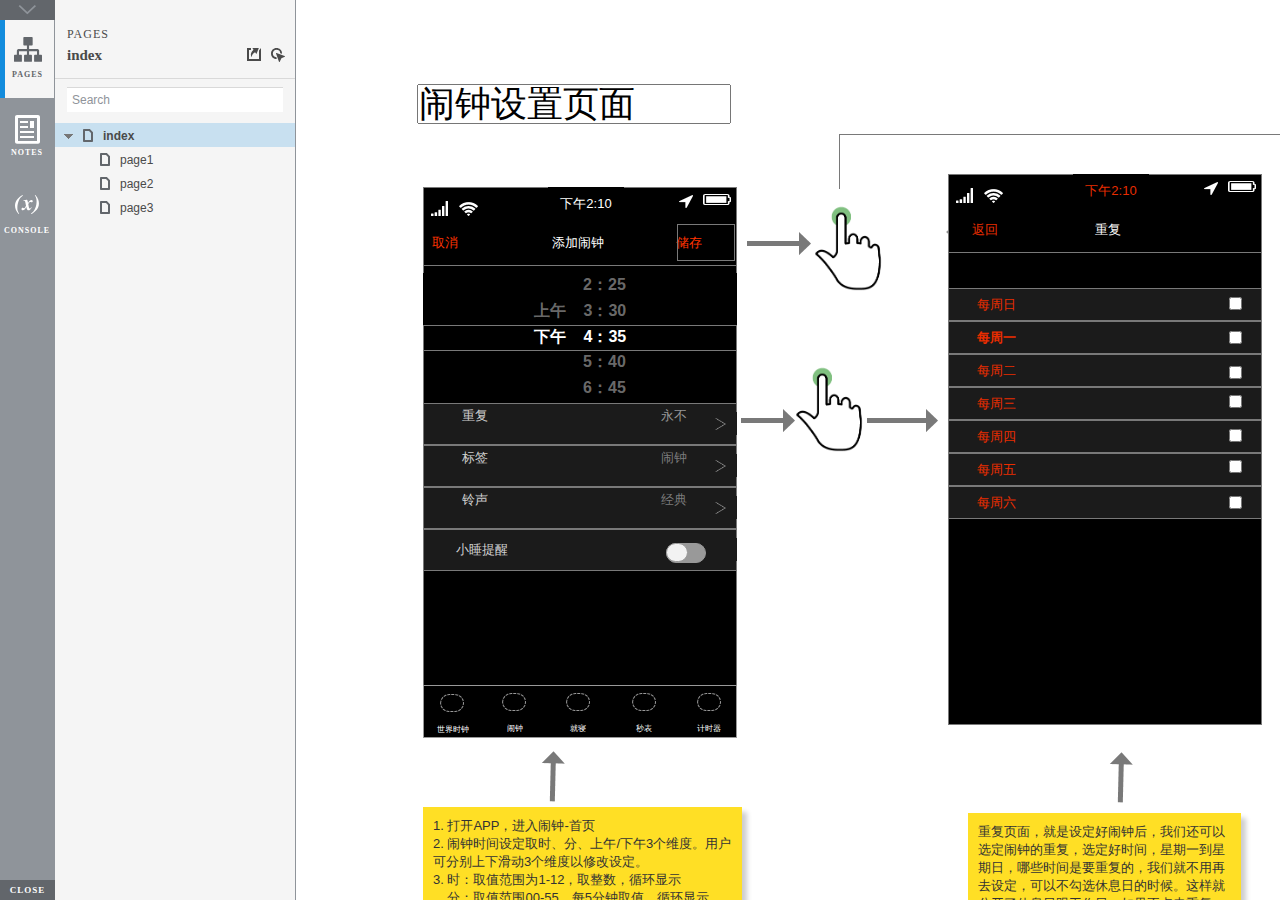
<file: start.html>
<!DOCTYPE html>
<html xmlns="http://www.w3.org/1999/xhtml" xml:lang="en" lang="en">
<head>
    <title>Untitled Document</title>
    <meta http-equiv="X-UA-Compatible" content="IE=edge"/>
    <meta http-equiv="content-type" content="text/html; charset=utf-8" />
    <meta name="viewport" content="width=device-width, initial-scale=1.0" />
    <meta name="apple-mobile-web-app-capable" content="yes" />
    <link type="text/css" href="resources/css/reset.css" rel="Stylesheet" />
    <link type="text/css" href="resources/css/default.css" rel="Stylesheet" />
    <!--<link href='https://fonts.googleapis.com/css?family=Nunito:300' rel='stylesheet' type='text/css'>-->

    <script type="text/javascript">
        if (location.href.toString().indexOf('file://localhost/') == 0) {
            location.href = location.href.toString().replace('file://localhost/', 'file:///');
        }
    </script>

    <!-- 8.0.0.3379 -->
<script src="resources/scripts/jquery-1.7.1.min.js"></script>
<script src="resources/scripts/startPre.js"></script>
<script src="data/document.js"></script>

    <style type="text/css">

#outerContainer {
	width:1000px;
	height:1500px;
}

.vsplitbar {
    width: 3px;
    /*background: #B9B9B9;*/
    border-right: 1px solid #8f949a;
}

.vsplitbar:hover, .vsplitbar.active {
    background: #8f949a;
}

#rightPanel {
    background-color: White;
}

/*#leftPanel {
    min-width: 120px;
}*/

.splitterMask {
   position:absolute;
   top: 0;
   left: 0;
   width: 100%;
   height: 100%;
   overflow: hidden;
   background-image: url(resources/images/transparent.gif);
   z-index: 20000;
}

    </style>
    <script type="text/javascript" language="JavaScript"><!--
        var SITEMAP_COLLAPSE_VAR_NAME = 'c';
        var PLUGIN_VAR_NAME = 'g';
        var FOOTNOTES_VAR_NAME = 'fn';
        var ADAPTIVE_VIEW_VAR_NAME = 'view';
        var lastLeftPanelWidth = 295;
        var toolBarOnly = true;

        // isolate scope
        (function() {
            setUpController();
            
            var configuration = $axure.document.configuration;
            var _settings = {};
            _settings.projectId = configuration.prototypeId;
            _settings.isAxshare = configuration.isAxshare;
            _settings.loadFeedbackPlugin = configuration.loadFeedbackPlugin;
            var cHash = getHashStringVar(SITEMAP_COLLAPSE_VAR_NAME);
            _settings.startCollapsed = cHash == "1";
            if(cHash == "2") closePlayer();
            var gHash = getHashStringVar(PLUGIN_VAR_NAME);
            if(gHash == "") gHash = 1;
            _settings.startPluginGid = gHash;

            $axure.player.settings = _settings;

            $(window).bind('load', function() {
                if(CHROME_5_LOCAL && !$('body').attr('pluginDetected')) {
                    window.location = 'resources/chrome/chrome.html';
                }
            });

            $(document).ready(function() {
                $axure.page.bind('load.start', mainFrame_onload);
                $axure.messageCenter.addMessageListener(messageCenter_message);

                $(document).on('pluginShown', function (event, data) {
                    setVarInCurrentUrlHash('g', data ? data : '');
                });

                $(document).on('pluginCreated', function(event, data) {
                    if($axure.player.settings.startPluginGid == data) {
                        $axure.player.showPlugin(data);
                    }
                });

                if($axure.player.settings.loadFeedbackPlugin) {
                    if($axure.player.settings.isAxshare) {
                        $axure.utils.loadJS('/Scripts/plugins/feedback/feedback8.js');
                    } else {
                        $axure.utils.loadJS('http://share.axure.com/Scripts/plugins/feedback/feedback8.js');
                    }
                }

                if(navigator.userAgent.indexOf("MSIE") >= 0) $('#outerContainer').width('100%');
                initialize();
                if($axure.player.settings.startCollapsed) $('#outerContainer').splitter({ sizeLeft: 0 });
                else $('#outerContainer').splitter({ sizeLeft: lastLeftPanelWidth });
                $('#leftPanel').width(lastLeftPanelWidth);
                
                $(window).resize(function() { resizeContent(); });

                $('#maximizePanelContainer').hide();

                initializeLogo();

                $(window).resize();
                resizeContent();
                
                $axure.player.collapseToBar();

                if($axure.player.settings.startCollapsed) {
                    collapse();
                    $('#leftPanel').width(0);
                }

                if(MOBILE_DEVICE) {
                    $('#interfaceControlFrameMinimizeContainer').height('45px');
                    $('#interfaceControlFrameMinimizeContainer a').height('45px');
                    $('#interfaceControlFrameHeaderContainer').css('margin-top','45px');
                    $('#interfaceControlFrameCloseContainer a').css('padding','10px 0px');
                    $('#maximizePanelContainer').height('45px');//.css('top','inherit').css('bottom','0px');

                    $('body').removeClass('hashover');

                    if(IOS) {
                        $('#rightPanel').css('overflow', 'auto').css('-webkit-overflow-scrolling', 'touch').css('-ms-overflow-x', 'hidden');

                        window.addEventListener("orientationchange", function() {
                            var viewport = document.querySelector("meta[name=viewport]");
                            //so iOS doesn't zoom when switching back to portrait
                            viewport.setAttribute('content', 'width=device-width, initial-scale=1.0, maximum-scale=1.0');
                            viewport.setAttribute('content', 'width=device-width, initial-scale=1.0');
                            resizeContent();
                        }, false);

                        $axure.page.bind('load.start', function() {
                            resizeContent();
                        });
                    }
                }

            });

            function initialize() {
                var legacyQString = getQueryString("Page");
                if (legacyQString.length > 0) {
                    location.href = location.href.substring(0, location.href.indexOf("?")) + "#p=" + legacyQString;
                    return;
                }

                var mainFrame = document.getElementById("mainFrame");
                //if it's local file on safari, test if we can access mainframe after its loaded
                if(SAFARI && document.location.href.indexOf('file://') >= 0) {
                    $(mainFrame).load(function () {
                        var canAccess;
                        try {
                            var mainFrameWindow = mainFrame.contentWindow || mainFrame.contentDocument;
                            mainFrameWindow['safari_file_CORS'] = 'Y';
                            canAccess = mainFrameWindow['safari_file_CORS'] === 'Y';
                        } catch(err) {
                            canAccess = false;
                        }

                        if(!canAccess) window.location = 'resources/chrome/safari.html';
                    });
                }

                mainFrame.contentWindow.location.href = getInitialUrl();
            }

            function initializeLogo() {
                if($axure.document.configuration.logoImagePath) {
                    var image = new Image();
                    image.onload = function() {
                        $('#logoImage').css('max-width', this.width + 'px');
                        $axure.player.resizeContent();
                    };
                    image.src = $axure.document.configuration.logoImagePath;
                
                    $('#interfaceControlFrameLogoImageContainer').html('<img id="logoImage" src="" />');
                    $('#logoImage').attr('src', $axure.document.configuration.logoImagePath).load(function() { resizeContent(); });
                } else $('#interfaceControlFrameLogoImageContainer').hide();

                if ($axure.document.configuration.logoImageCaption) {
                    $('#interfaceControlFrameLogoCaptionContainer').html($axure.document.configuration.logoImageCaption);
                } else $('#interfaceControlFrameLogoCaptionContainer').hide();

                if(!$('#interfaceControlFrameLogoImageContainer').is(':visible') && !$('#interfaceControlFrameLogoCaptionContainer').is(':visible')) {
                    $('#interfaceControlFrameLogoContainer').hide();
                }
            }

            var resizeContent = $axure.player.resizeContent = function() {
                var newHeight = $(window).height();
                var newWidth = $(window).width();

                var controlContainerHeight = newHeight;// - 30;
                if($('#interfaceControlFrameLogoContainer').is(':visible')) controlContainerHeight -= $('#interfaceControlFrameLogoContainer').outerHeight();// + 16;

                $('#outerContainer').height(newHeight).width(newWidth);
                $('.vsplitbar').height(newHeight);
                $('#leftPanel').height(newHeight);
                $('#interfaceControlFrame').height(newHeight);
                $('#interfaceControlFrameContainer').height(newHeight);
                $('#interfaceControlFrameHostContainer').height(controlContainerHeight);

                $('#rightPanel').height(newHeight);
                $('#mainFrame').height(newHeight);

                if($('#leftPanel').is(':visible')) $('#rightPanel').width($(window).width() - $('#leftPanel').width() - 1);// $('.vsplitbar').width());
                else $('#rightPanel').width($(window).width());

                $(document).trigger('ContainerHeightChange',[controlContainerHeight]);

                if(MOBILE_DEVICE) {
                    if(!(getHashStringVar(ADAPTIVE_VIEW_VAR_NAME).length > 0)) $axure.messageCenter.postMessage('setAdaptiveViewForSize', {'width':newWidth, 'height':$('#rightPanel').height()});
                }
            }

            var collapseToBar = $axure.player.collapseToBar = function() {
                lastLeftPanelWidth = $('#leftPanel').width();
                $('#leftPanel').width('55px');
                $('.vsplitbar').hide();
                $('#rightPanel').width($(window).width() - $('#leftPanel').width());
                $(window).resize();
                $('#outerContainer').trigger('resize');
                toolBarOnly = true;
            }

            var expandFromBar = $axure.player.expandFromBar = function() {
                if($('.vsplitbar').is(':visible')) return;

                $('#leftPanel').width(lastLeftPanelWidth);
                $('.vsplitbar').show();
                $('#rightPanel').width($(window).width() - $('#leftPanel').width() - 1);// $('.vsplitbar').width());
                $(window).resize();
                $('#outerContainer').trigger('resize');
                toolBarOnly = false;
            }

        })();

        function messageCenter_message(message, data) {
            if(message == 'expandFrame') expand();
            else if(message == 'getCollapseFrameOnLoad' && $axure.player.settings.startCollapsed && !MOBILE_DEVICE) $axure.messageCenter.postMessage('collapseFrameOnLoad');
        }

        
        function getInitialUrl() {
            var pageName = getHashStringVar("p");
            if(pageName.length > 0) return pageName + ".html";
            else {
                var url = getFirstPageUrl($axure.document.sitemap.rootNodes);
                return (url ? url : "about:blank");
            }
        }

        function getFirstPageUrl(nodes) {
            for (var i = 0; i < nodes.length; i++) {
                var node = nodes[i];
                if (node.url) return node.url;
                else {
                    var hasChildren = (node.children && node.children.length > 0);
                    if (hasChildren) {
                        var url = getFirstPageUrl(node.children);
                        if (url) return url;
                    }
                }
            }
            return null;
        }

        function closePlayer() {
            if($axure.page.location) window.location.href = $axure.page.location;
            else {
                var pageFile = getInitialUrl();
                var currentLocation = window.location.toString();
                window.location.href = currentLocation.substr(0, currentLocation.lastIndexOf("/") + 1) + pageFile;
            }
        }

        function replaceHash(newHash) {
            var currentLocWithoutHash = window.location.toString().split('#')[0];

            //We use replace so that every hash change doesn't get appended to the history stack.
            //We use replaceState in browsers that support it, else replace the location
            if(typeof window.history.replaceState != 'undefined') {
                try {
                    //Chrome 45 (Version 45.0.2454.85 m) started throwing an error here when generated locally (this only happens with sitemap open) which broke all interactions.
                    //try catch breaks the url adjusting nicely when the sitemap is open, but all interactions and forward and back buttons work.
                    //Uncaught SecurityError: Failed to execute 'replaceState' on 'History': A history state object with URL 'file:///C:/Users/Ian/Documents/Axure/HTML/Untitled/start.html#p=home' cannot be created in a document with origin 'null'.
                    window.history.replaceState(null, null, currentLocWithoutHash + newHash);
                } catch(ex) {}
            } else {
                window.location.replace(currentLocWithoutHash + newHash);
            }
        }

        function collapse() {
            setVarInCurrentUrlHash('c', 1);
            if(!toolBarOnly) lastLeftPanelWidth = $('#leftPanel').width();

            $('#maximizePanelContainer').show();
            $('#leftPanel').hide();
            $('.vsplitbar').hide();
            $('#rightPanel').width($(window).width());
            $(window).resize();
            $('#outerContainer').trigger('resize');

            $(document).trigger('sidebarCollapse');

            if(MOBILE_DEVICE) {
                $('#maximizePanelContainer').animate({
                    top:$('#rightPanel').height() - $('#maximizePanelContainer').height()
                }, 300, 'swing', function() {
                    $('#maximizePanelContainer').css('top', 'inherit').css('bottom', '0px');
                });
            }
        }

        function expand() {
            if(MOBILE_DEVICE) {
                $('#maximizePanelContainer').css('top', '0px').css('bottom', 'inherit');
            }

            deleteVarFromCurrentUrlHash('c');
            $('#maximizePanelContainer').hide();
            $('#leftPanel').width(lastLeftPanelWidth);
            $('#leftPanel').show();
            if(!toolBarOnly) {
                $('.vsplitbar').show();
                $('#rightPanel').width($(window).width() - $('#leftPanel').width() - 1);
            } else {
                $axure.player.collapseToBar();
            }
            $(window).resize();
            $('#outerContainer').trigger('resize');

            $(document).trigger('sidebarExpanded');
        }


        function mainFrame_onload() {
            if($axure.page.pageName) document.title = $axure.page.pageName;
        }

        function getQueryString(query) {
            var qstring = self.location.href.split("?");
            if(qstring.length < 2) return "";
            return GetParameter(qstring, query);
        }
        
        function GetParameter(qstring, query) {
            var prms = qstring[1].split("&");
            var frmelements = new Array();
            var currprmeter, querystr = "";

            for(var i = 0; i < prms.length; i++) {
                currprmeter = prms[i].split("=");
                frmelements[i] = new Array();
                frmelements[i][0] = currprmeter[0];
                frmelements[i][1] = currprmeter[1];
            }

            for(j = 0; j < frmelements.length; j++) {
                if(frmelements[j][0].toLowerCase() == query.toLowerCase()) {
                    querystr = frmelements[j][1];
                    break;
                }
            }
            return querystr;
        }
        
        function getHashStringVar(query) {
            var qstring = self.location.href.split("#");
            if(qstring.length < 2) return "";
            return GetParameter(qstring, query);
        }

        function setHashStringVar(currentHash, varName, varVal) {
            var varWithEqual = varName + '=';
            var poundVarWithEqual = varVal === '' ? '' :  '#' + varName + '=' + varVal;
            var ampVarWithEqual = varVal === '' ? '' :  '&' + varName + '=' + varVal;
            var hashToSet = '';

            var pageIndex = currentHash.indexOf('#' + varWithEqual);
            if(pageIndex == -1) pageIndex = currentHash.indexOf('&' + varWithEqual);
            if(pageIndex != -1) {
                var newHash = currentHash.substring(0, pageIndex);

                newHash = newHash == '' ? poundVarWithEqual : newHash + ampVarWithEqual;

                var ampIndex = currentHash.indexOf('&', pageIndex + 1);
                if(ampIndex != -1) {
                    newHash = newHash == '' ? '#' + currentHash.substring(ampIndex + 1) : newHash + currentHash.substring(ampIndex);
                }
                hashToSet = newHash;
            } else if(currentHash.indexOf('#') != -1) {
                hashToSet = currentHash + ampVarWithEqual;
            } else {
                hashToSet = poundVarWithEqual;
            }

            if(hashToSet != '' || varVal == '') {
                return hashToSet;
            }

            return null;
        }

        function setVarInCurrentUrlHash(varName, varVal) {
            var newHash = setHashStringVar(window.location.hash, varName, varVal);

            if(newHash != null) {
                replaceHash(newHash);
            }
        }

        function deleteHashStringVar(currentHash, varName) {
            var varWithEqual = varName + '=';

            var pageIndex = currentHash.indexOf('#' + varWithEqual);
            if(pageIndex == -1) pageIndex = currentHash.indexOf('&' + varWithEqual);
            if(pageIndex != -1) {
                var newHash = currentHash.substring(0, pageIndex);

                var ampIndex = currentHash.indexOf('&', pageIndex + 1);

                //IF begin of string....if none blank, ELSE # instead of & and rest
                //IF in string....prefix + if none blank, ELSE &-rest
                if(newHash == '') { //beginning of string
                    newHash = ampIndex != -1 ? '#' + currentHash.substring(ampIndex + 1) : '';
                } else { //somewhere in the middle
                    newHash = newHash + (ampIndex != -1 ? currentHash.substring(ampIndex) : '');
                }

                return newHash;
            }

            return null;
        }

        function deleteVarFromCurrentUrlHash(varName) {
            var newHash = deleteHashStringVar(window.location.hash, varName);

            if(newHash != null) {
                replaceHash(newHash);
            }
        }
    --></script>
    
    <link type="text/css" rel="Stylesheet" href="plugins/sitemap/styles/sitemap.css" />
    <link type="text/css" rel="Stylesheet" href="plugins/page_notes/styles/page_notes.css" />
    <link type="text/css" rel="Stylesheet" href="plugins/debug/styles/debug.css" />
    <script src="resources/scripts/startPost.js"></script>


    <!--<link type="text/css" rel="Stylesheet" href="plugins/recordplay/styles/recordplay.css" />
    <script type="text/javascript" src="plugins/recordplay/recordplay.js"></script>-->
    

</head>
<body scroll="no" class="hashover">
    <div id="outerContainer">

        <div id="leftPanel">
            <div id="interfaceControlFrame">
                <div id="interfaceControlFrameMinimizeContainer">
                    <a title="Collapse" id="interfaceControlFrameMinimizeButton" onclick="collapse();">&nbsp;</a>
                </div>
                <div id="interfaceControlFrameHeaderContainer">
                    <ul id="interfaceControlFrameHeader"></ul>
                </div>
                <div id="interfaceControlFrameContainer">
                    <div id="interfaceControlFrameLogoContainer">
                        <div id="interfaceControlFrameLogoImageContainer"></div>
                        <div id="interfaceControlFrameLogoCaptionContainer"></div>
                    </div>
                    <div id="interfaceControlFrameHostContainer">
                    </div>
                </div>
                <div id="interfaceControlFrameCloseContainer">
                    <a title="Close" id="interfaceControlFrameCloseButton" onclick="closePlayer();">CLOSE</a>
                </div>
            </div>
        </div>
        <div id="rightPanel">
            <iframe id="mainFrame" name="mainFrame" width="100%" height="100%" src="" frameborder="0" style="display: block;" webkitallowfullscreen mozallowfullscreen allowfullscreen></iframe>
        </div>

    </div>

    <div id="maximizePanelContainer">
        <iframe id="expandFrame" src="resources/expand.html" width="100%" height="100%" scrolling="no" allowtransparency="true" frameborder="0"></iframe>
    </div>

</body>
</html>
</file>
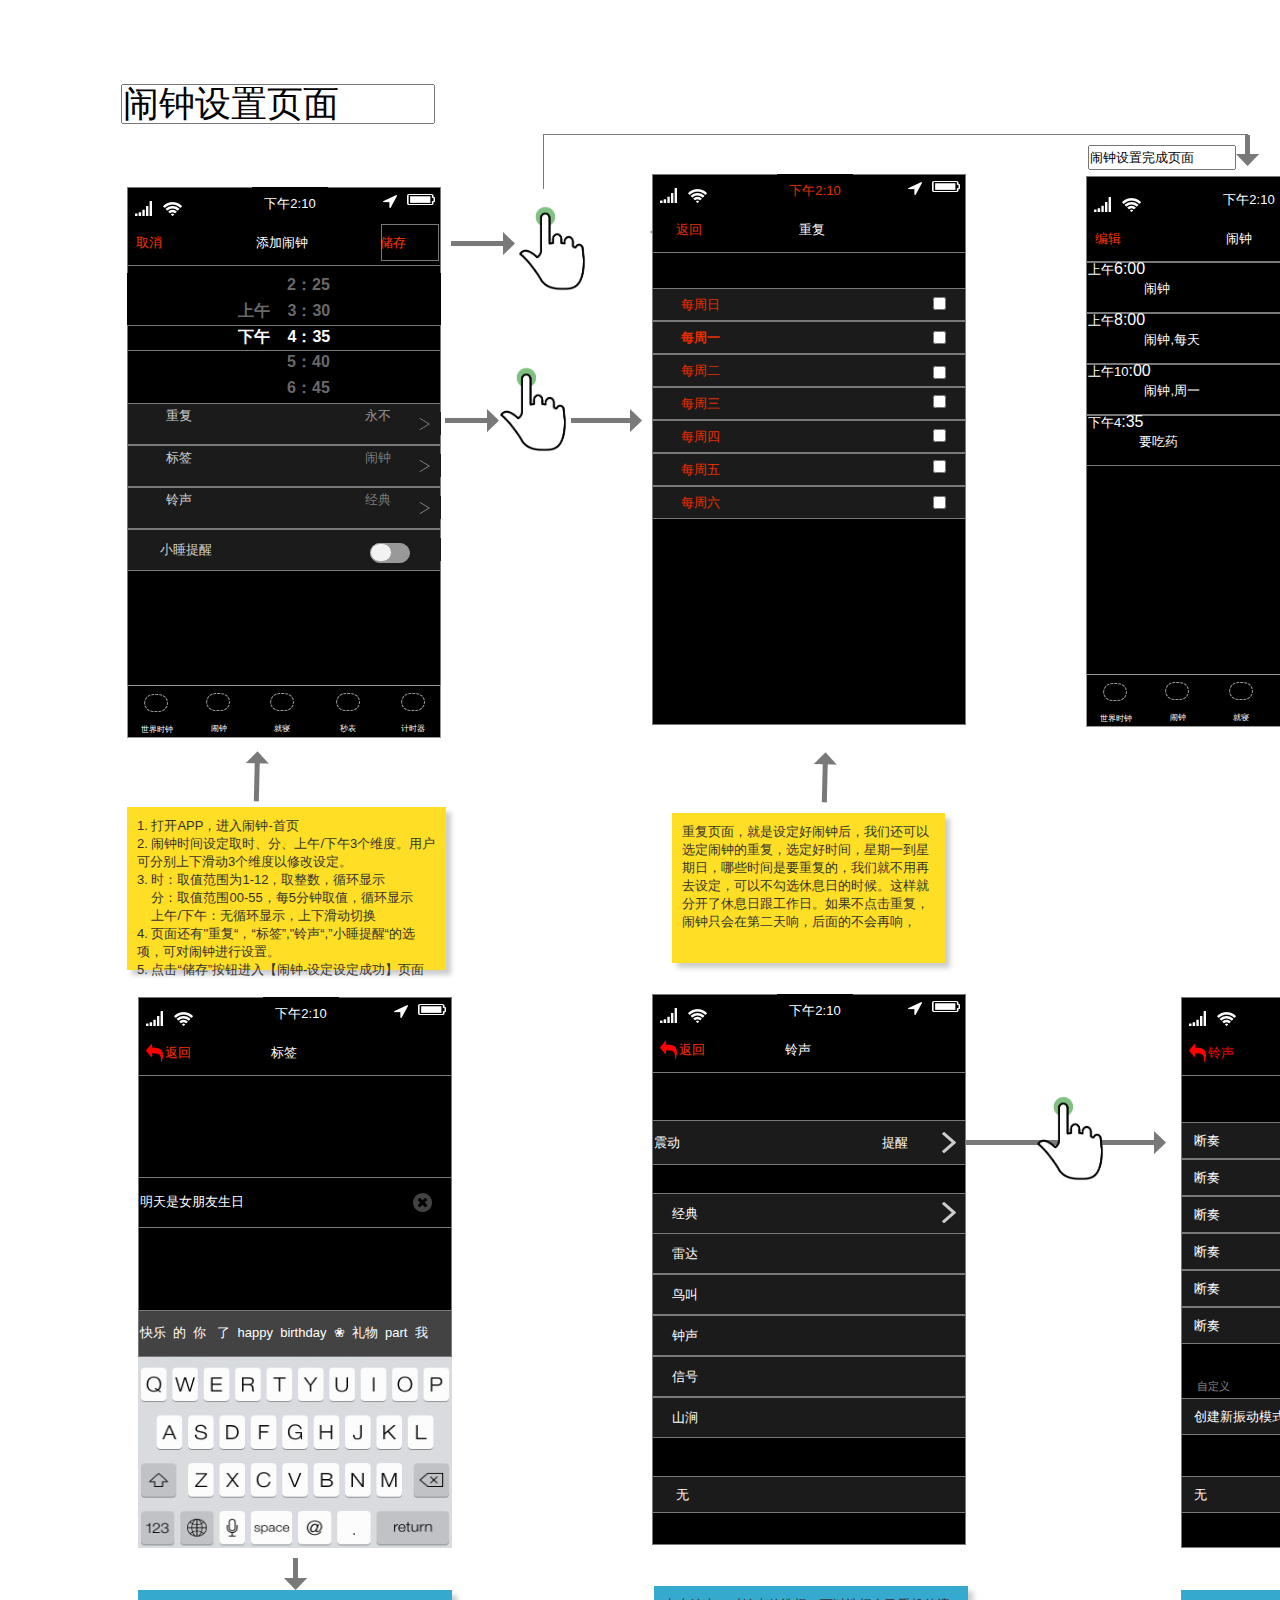
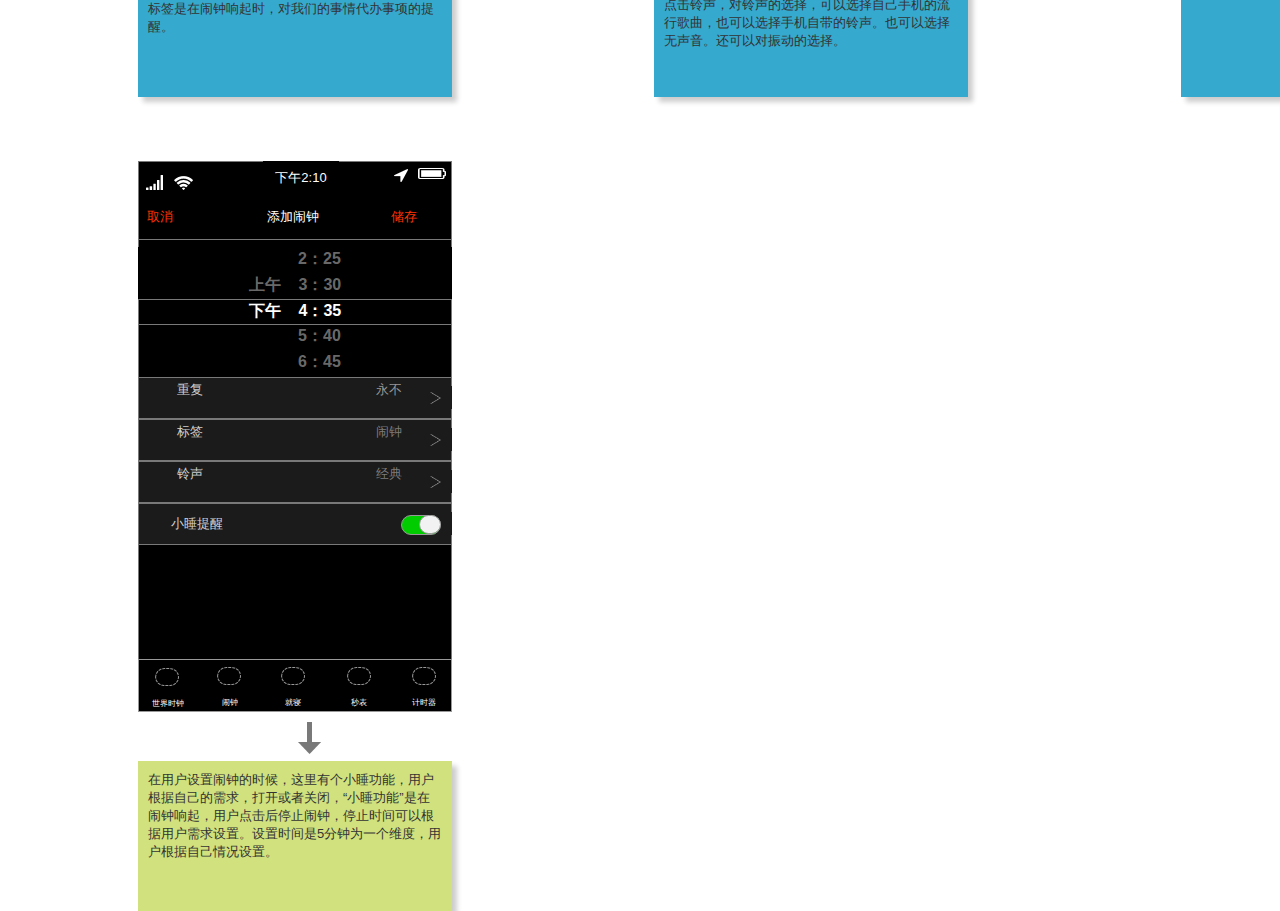
<file: resources/reload.html>
﻿<html>
	<head>
		<title></title>
	</head>
	<body>
	
	<script language="javascript">
	function getUrl() {
      var query = window.location.hash.substring(1);
      var vars = query.split("&&&");
      for (var i=0;i<vars.length;i++) {
        var url = vars[i];
        return decodeURI(url).replace("html%23","html#");
      } 
    }

    var rel = '../';
    var url = getUrl();
    if (url.indexOf(":") > 0 && url.indexOf(":") < 10) rel = '';
	self.location.href = rel + url;
	</script>
	
	</body>
</html>
</file>
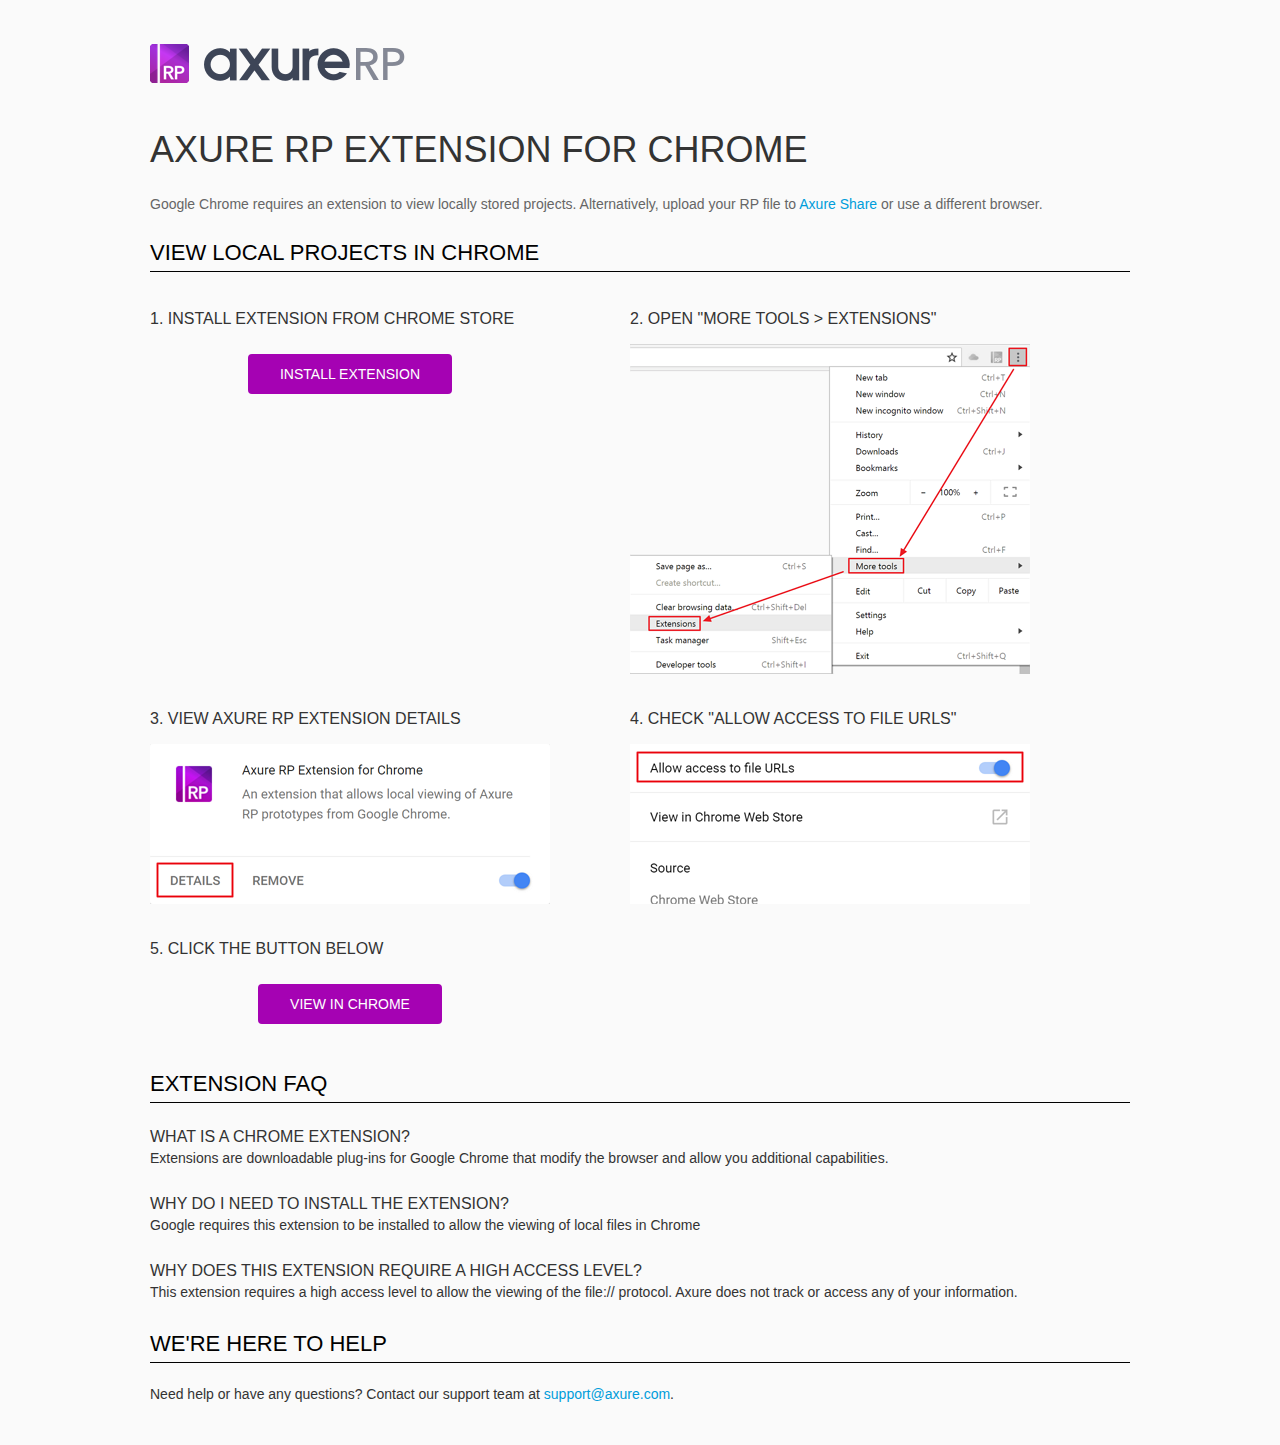
<file: resources/chrome/chrome.html>
<html>
<head>
    <title>Install the Axure RP Chrome Extension</title>
    <style type="text/css">
        *
        {
            font-family: Helvetica, Arial, sans-serif;
        }
        body
        {
            text-align: center;
            background-color: #fafafa;
        }
        p
        {
            font-size: 14px;
            line-height: 18px;
            color: #333333;
        }
        div.container
        {
            width: 980px;
            margin-left: auto;
            margin-right: auto;
            text-align: left;
        }
        a
        {
            text-decoration: none;
            color: #009dda;
        }
        .button
        {
            background: #A502B3;
            font: normal 16px Arial, sans-serif;
            color: #FFFFFF;
            padding: 10px 30px 10px 30px;
            border: 2px solid #A502B3;
            display: inline-block;
            margin-top: 10px;
            text-transform: uppercase;
            font-size: 14px;
	    border-radius: 4px;
        }
        a:hover.button
        {
            border: 2px solid #A502B3;
	    color: #A502B3;
	    background-color: #FFFFFF;
        }
        div.left
        {
            width: 400px;
            float: left;
            margin-right: 80px;
        }
        div.right
        {
            width: 400px;
            float: left;
        }
        div.buttonContainer
        {
            text-align: center;
        }
        h1
        {
            font-size: 36px;
            color: #333333;
            line-height: 50px;
            margin-bottom: 20px;
            font-weight: normal;
        }
        h2
        {
            font-size: 24px;
            font-weight: normal;
            color: #08639C;
            text-align: center;
        }
        h3
        {
            font-size: 16px;
            color: #333333;
            font-weight: normal;
	    text-transform: uppercase;
        }
        .heading
        {
            border-bottom: 1px solid black;
	    height: 36px;
            line-height: 36px;
            font-size: 22px;
            color: #000000;

        }
        span.faq
        {
            font-size: 16px;
	    line-height: 24px;
            font-weight: normal;
	    text-transform: uppercase;
            color: #333333;
            display: block;
        }
    </style>
</head>
<body>
    <div class="container">
        <br />
        <br />
        <img src="axure_logo.png" alt="axure" />
        <br />
	<br />
        <h1>
            AXURE RP EXTENSION FOR CHROME</h1>
        <p style="font-size: 14px; color: #666666; margin-top: 10px;">
            Google Chrome requires an extension to view locally stored projects. Alternatively,
            upload your RP file to <a href="https://share.axure.com">Axure Share</a> or use a different
            browser.</p>
        <h3 class="heading">
            VIEW LOCAL PROJECTS IN CHROME</h3>
        <div class="left">
            <h3>
                1. Install Extension from Chrome Store</h3>
            <div class="buttonContainer">
                <a class="button" href="https://chrome.google.com/webstore/detail/dogkpdfcklifaemcdfbildhcofnopogp"
                    target="_blank">Install Extension</a>
            </div>
        </div>
        <div class="right">
            <h3>
                2. Open "More Tools > Extensions"</h3>
            <img src="extensions.png" alt="extensions"/>
        </div>
        <div style="clear: both; height: 20px;">
            &nbsp;</div>
       <div class="left">
            <h3>
                3. View Axure RP Extension Details</h3>
            <img src="details.png" alt="extension details"/>
            </div>
	<div class="right">
            <h3>
                4. Check "Allow access to file URLs"</h3>
            <img src="allow-access.png" alt="allow access"/>
        </div>
   <div style="clear: both; height: 20px;">
            &nbsp;</div>
        <div class="left">
            <h3>
                5. Click the button below</h3>
            <div class="buttonContainer">
                <a class="button" href="../../start.html">View in Chrome</a>
            </div>
        </div>
        <div style="clear: both; height: 20px;">
        </div>
        <h3 class="heading">
            EXTENSION FAQ</h3>
        <p>
            <span class="faq">What is a Chrome Extension?</span> Extensions are downloadable
            plug-ins for Google Chrome that modify the browser
            and allow you additional capabilities.
        </p>
        <p style="margin-top: 25px;">
            <span class="faq">Why do I need to install the extension?</span> Google requires
            this extension to be installed to allow the viewing of local files in
            Chrome
        </p>
        <p style="margin-top: 25px; margin-bottom: 25px;">
            <span class="faq">Why does this extension require a high access level?</span> This
            extension requires a high access level to allow the viewing of the file://
            protocol. Axure does not track or access any of your information.
        </p>
        <h3 class="heading">
           WE'RE HERE TO HELP</h3>
        <p>
            Need help or have any questions? Contact our support team at <a href="mailto:support@axure.com">
                support@axure.com</a>.
        </p>
        <div style="clear: both; height: 20px;">
        </div>
    </div>
</body>
</html>
</file>
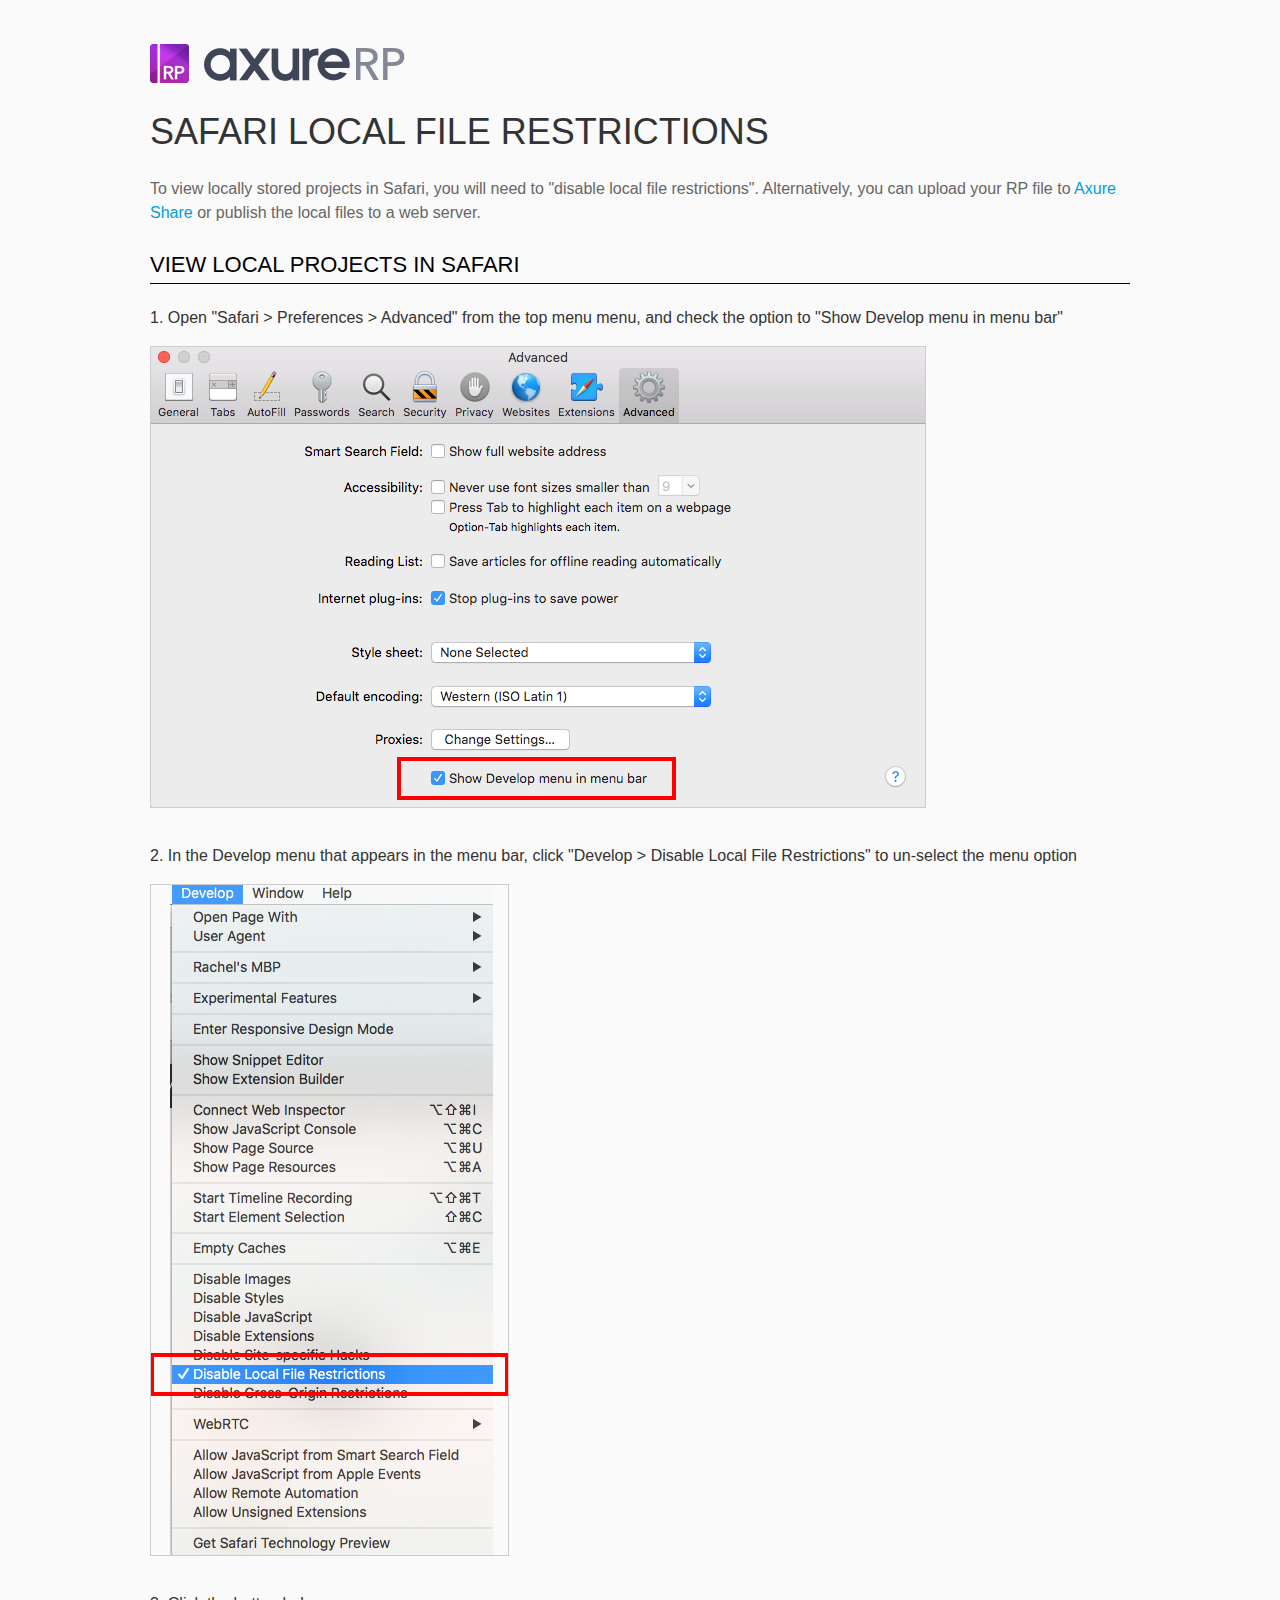
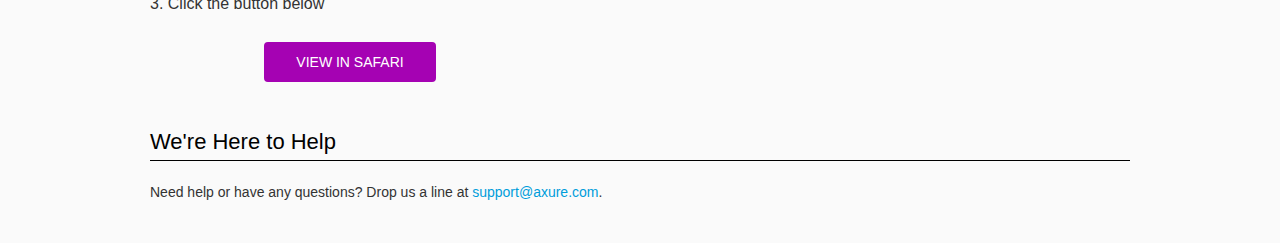
<file: resources/chrome/safari.html>
<html>
<head>
    <title>Axure RP - Safari Local File Restrictions</title>
    <style type="text/css">
        *
        {
            font-family: Helvetica, Arial, sans-serif;
        }
        body
        {
            text-align: center;
            background-color: #fafafa;
        }
        p
        {
            font-size: 14px;
            line-height: 18px;
            color: #333333;
        }
        div.container
        {
            width: 980px;
            margin-left: auto;
            margin-right: auto;
            text-align: left;
        }
        a
        {
            text-decoration: none;
            color: #009dda;
        }
        .button
        {
            background: #A502B3;
            font: normal 16px Arial, sans-serif;
            color: #FFFFFF;
            padding: 10px 30px 10px 30px;
            border: 2px solid #A502B3;
            display: inline-block;
            margin-top: 10px;
            text-transform: uppercase;
            font-size: 14px;
	    border-radius: 4px;
        }
        a:hover.button
        {
            border: 2px solid #A502B3;
	    color: #A502B3;
	    background-color: #FFFFFF;
        }
        div.left
        {
            width: 400px;
            float: left;
            margin-right: 80px;
        }
        div.right
        {
            width: 400px;
            float: left;
        }
        div.buttonContainer
        {
            text-align: center;
        }
        h1
        {
            font-size: 36px;
            color: #333333;
            line-height: 50px;
            margin-bottom: 20px;
            font-weight: normal;
        }
        h2
        {
            font-size: 24px;
            font-weight: normal;
            color: #08639C;
            text-align: center;
        }
        h3
        {
            font-size: 16px;
            line-height: 24px;
            color: #333333;
            font-weight: normal;
        }
        .heading
        {
            border-bottom: 1px solid black;
	    height: 36px;
            line-height: 36px;
            font-size: 22px;
            color: #000000;
        }
        span.faq
        {
            font-size: 16px;
            font-weight: normal;
	    text-transform: uppercase;
            color: #333333;
            display: block;
        }
    </style>
</head>
<body>
    <div class="container">
        <br />
        <br />
        <img src="axure_logo.png" alt="axure" />
        <br />
        <h1>
            SAFARI LOCAL FILE RESTRICTIONS</h1>
        <p style="font-size: 16px; line-height: 24px; color: #666666; margin-top: 10px;">
            To view locally stored projects in Safari, you will need to "disable local file restrictions". Alternatively,
            you can upload your RP file to <a href="https://share.axure.com">Axure Share</a> or publish the local files to a web server.</p>
        <h3 class="heading">
            VIEW LOCAL PROJECTS IN SAFARI</h3>
        <div class="">
            <h3>
                1. Open "Safari > Preferences > Advanced" from the top menu menu, and check the option to "Show Develop menu in menu bar"</h3>
            <img src="safari_advanced.png" alt="advanced" />
        </div>
        <div style="clear: both; height: 20px;">
            &nbsp;
        </div>
        <div class="">
            <h3>
                2. In the Develop menu that appears in the menu bar, click "Develop > Disable Local File Restrictions" to un-select the menu option</h3>
            <img src="safari_restrictions.png" alt="extensions" />
        </div>
        <div style="clear: both; height: 20px;">
            &nbsp;</div>
        <div class="left">
            <h3>
                3. Click the button below
            </h3>
            <div class="buttonContainer">
                <a class="button" href="../../start.html">View in Safari</a>
            </div>
        </div>
        <div style="clear: both; height: 20px;">
        </div>
        <h3 class="heading">
            We're Here to Help</h3>
        <p>
            Need help or have any questions? Drop us a line at <a href="mailto:support@axure.com">
                support@axure.com</a>.
        </p>
        <div style="clear: both; height: 20px;">
        </div>
    </div>
</body>
</html>
</file>
<file: resources/css/axure_rp_page.css>
﻿/* so the window resize fires within a frame in IE7 */
html, body {
    height: 100%;
}

a {
    color: inherit;
}

p {
    margin: 0px;
    text-rendering: optimizeLegibility;
    font-feature-settings: "kern" 1;
    -webkit-font-feature-settings: "kern";
    -moz-font-feature-settings: "kern";
    -moz-font-feature-settings: "kern=1";
    font-kerning: normal;
}

iframe {
    background: #FFFFFF;
}

/* to match IE with C, FF */
input {
    padding: 1px 0px 1px 0px;
    box-sizing: border-box;
    -moz-box-sizing: border-box;
}

textarea {
    margin: 0px;
    box-sizing: border-box;
    -moz-box-sizing: border-box;
}

div.intcases {
    font-family: arial; 
    font-size: 12px;
    text-align:left; 
    border:1px solid #AAA; 
    background:#FFF none repeat scroll 0% 0%; 
    z-index:9999; 
    visibility:hidden; 
    position:absolute;
    padding: 0px;
    border-radius: 3px;
    white-space: nowrap;
}

div.intcaselink {
    cursor: pointer;
    padding: 3px 8px 3px 8px;
    margin: 5px;
    background:#EEE none repeat scroll 0% 0%; 
    border:1px solid #AAA;
    border-radius: 3px;
}

div.refpageimage {
    position: absolute;
    left: 0px;
    top: 0px;
    font-size: 0px;
    width: 16px;
    height: 16px;
    cursor: pointer;
    background-image: url(images/newwindow.gif);
    background-repeat: no-repeat;
}

div.annnoteimage {
    position: absolute;
    left: 0px;
    top: 0px;
    font-size: 0px;
    /*width: 16px;
    height: 12px;*/
    cursor: help;
    /*background-image: url(images/note.gif);*/
    /*background-repeat: no-repeat;*/
    width: 13px;
    height: 12px;
    padding-top: 1px;
    text-align: center;
    background-color: #138CDD;
    -moz-box-shadow: 1px 1px 3px #aaa;
    -webkit-box-shadow: 1px 1px 3px #aaa;
    box-shadow: 1px 1px 3px #aaa;
}

div.annnoteline {
    display: inline-block;
    width: 9px;
    height: 1px;
    border-bottom: 1px solid white;
    margin-top: 1px;
}

div.annnotelabel {
    position: absolute;
    left: 0px;
    top: 0px;
    font-family: Helvetica,Arial;
    font-size: 10px;
    /*border: 1px solid rgb(166,221,242);*/
    cursor: help;
    /*background:rgb(0,157,217) none repeat scroll 0% 0%;*/ 
    padding: 1px 3px 1px 3px;
    white-space: nowrap;
    color: white;
    
    background-color: #138CDD;
    -moz-box-shadow: 1px 1px 3px #aaa;
    -webkit-box-shadow: 1px 1px 3px #aaa;
    box-shadow: 1px 1px 3px #aaa;
}

.annotation {
    font-size: 12px;
    padding-left: 2px;
    margin-bottom: 5px;
}

.annotationName {
    /*font-size: 13px;
    font-weight: bold;
    margin-bottom: 3px;
    white-space: nowrap;*/

    font-family: 'Trebuchet MS';
    font-size: 14px;
    font-weight: bold;
    margin-bottom: 5px;
    white-space: nowrap;
}

.annotationValue {
    font-family: Arial, Helvetica, Sans-Serif;
    font-size: 12px;
    color: #4a4a4a;
    line-height: 21px;
    margin-bottom: 20px;
}

.noteLink {
    text-decoration: inherit;
    color: inherit;
}

.noteLink:hover {
    background-color: white;
}

/* this is a fix for the issue where dialogs jump around and takes the text-align from the body */
.dialogFix {
    position:absolute;
    text-align:left;
    border: 1px solid #8f949a;
}


@keyframes pulsate {
  from {
    box-shadow: 0 0 10px #15d6ba;
  }
  to {
    box-shadow: 0 0 20px #15d6ba;
  }
}

@-webkit-keyframes pulsate {
  from {
    -webkit-box-shadow: 0 0 10px #15d6ba;
    box-shadow: 0 0 10px #15d6ba;
  }
  to {
    -webkit-box-shadow: 0 0 20px #15d6ba;
    box-shadow: 0 0 20px #15d6ba;
  }
}
 
@-moz-keyframes pulsate {
  from {
    -moz-box-shadow: 0 0 10px #15d6ba;
    box-shadow: 0 0 10px #15d6ba;
  }
  to {
    -moz-box-shadow: 0 0 20px #15d6ba;
    box-shadow: 0 0 20px #15d6ba;
  }
}

.legacyPulsateBorder {
    /*border: 5px solid #15d6ba;
    margin: -5px;*/
    -moz-box-shadow: 0 0 10px 3px #15d6ba;
    box-shadow: 0 0 10px 3px #15d6ba;
}

.pulsateBorder {
  animation-name: pulsate;
  animation-timing-function: ease-in-out;
  animation-duration: 0.9s;
  animation-iteration-count: infinite;
  animation-direction: alternate;
  
  -webkit-animation-name: pulsate;
  -webkit-animation-timing-function: ease-in-out;
  -webkit-animation-duration: 0.9s;
  -webkit-animation-iteration-count: infinite;
  -webkit-animation-direction: alternate;

  -moz-animation-name: pulsate;
  -moz-animation-timing-function: ease-in-out;
  -moz-animation-duration: 0.9s;
  -moz-animation-iteration-count: infinite;
  -moz-animation-direction: alternate;
}

.ax_default_hidden, .ax_default_unplaced{
    display: none;
    visibility: hidden;
}

.widgetNoteSelected {
    -moz-box-shadow: 0 0 10px 3px #138CDD;
    box-shadow: 0 0 10px 3px #138CDD;
    /*-moz-box-shadow: 0 0 20px #3915d6;
    box-shadow: 0 0 20px #3915d6;*/
    /*border: 3px solid #3915d6;*/
    /*margin: -3px;*/
}


.singleImg {
    display: none;
    visibility: hidden;
}
</file>
<file: data/styles.css>
﻿.ax_default {
  font-family:'Arial Normal', 'Arial';
  font-weight:400;
  font-style:normal;
  font-size:13px;
  color:#333333;
  text-align:center;
  line-height:normal;
}
._一级标题 {
  font-family:'Arial Normal', 'Arial';
  font-weight:bold;
  font-style:normal;
  font-size:32px;
  text-align:left;
}
._二级标题 {
  font-family:'Arial Normal', 'Arial';
  font-weight:bold;
  font-style:normal;
  font-size:24px;
  text-align:left;
}
._三级标题 {
  font-family:'Arial Normal', 'Arial';
  font-weight:bold;
  font-style:normal;
  font-size:18px;
  text-align:left;
}
._四级标题 {
  font-family:'Arial Normal', 'Arial';
  font-weight:bold;
  font-style:normal;
  font-size:14px;
  text-align:left;
}
._五级标题 {
  font-family:'Arial Normal', 'Arial';
  font-weight:bold;
  font-style:normal;
  text-align:left;
}
._六级标题 {
  font-family:'Arial Normal', 'Arial';
  font-weight:bold;
  font-style:normal;
  font-size:10px;
  text-align:left;
}
._文本段落 {
  text-align:left;
}
._形状 {
}
._水平线 {
}
._流程形状 {
}
._垂直线 {
}
.image {
  font-family:'Arial Normal', 'Arial';
  font-weight:bold;
  font-style:normal;
  color:#B92800;
}
._图片 {
  color:#000000;
}
.box_1 {
}
.box_2 {
}
.label {
  font-size:14px;
  text-align:left;
}
.button {
}
.placeholder {
}
._连接线 {
}
._图片_ {
}
.line {
}
.arrow {
}
.text_field {
  color:#000000;
  text-align:left;
}
.checkbox {
  text-align:left;
}
.radio_button {
  text-align:left;
}
.table_cell {
}
.sticky_1 {
  text-align:left;
}
.sticky_2 {
  text-align:left;
}
.sticky_3 {
  text-align:left;
}
.marker {
  color:#FFFFFF;
}
.icon {
}
.flow_shape {
}
</file>
<file: files/index/styles.css>
﻿body {
  margin:0px;
  background-image:none;
  position:static;
  left:auto;
  width:1495px;
  margin-left:0;
  margin-right:0;
  text-align:left;
}
#base {
  position:absolute;
  z-index:0;
}
#u0 {
  border-width:0px;
  position:absolute;
  left:0px;
  top:0px;
  width:0px;
  height:0px;
}
#u1 {
  border-width:0px;
  position:absolute;
  left:0px;
  top:0px;
  width:0px;
  height:0px;
}
#u2 {
  border-width:0px;
  position:absolute;
  left:0px;
  top:0px;
  width:0px;
  height:0px;
}
#u3 {
  border-width:0px;
  position:absolute;
  left:0px;
  top:0px;
  width:0px;
  height:0px;
}
#u4_div {
  border-width:0px;
  position:absolute;
  left:0px;
  top:0px;
  width:314px;
  height:551px;
  background:inherit;
  background-color:rgba(0, 0, 0, 1);
  box-sizing:border-box;
  border-width:1px;
  border-style:solid;
  border-color:rgba(121, 121, 121, 1);
  border-radius:0px;
  -moz-box-shadow:none;
  -webkit-box-shadow:none;
  box-shadow:none;
  font-family:'Arial Negreta', 'Arial Normal', 'Arial';
  font-weight:700;
  font-style:normal;
}
#u4 {
  border-width:0px;
  position:absolute;
  left:127px;
  top:187px;
  width:314px;
  height:551px;
  font-family:'Arial Negreta', 'Arial Normal', 'Arial';
  font-weight:700;
  font-style:normal;
}
#u4_text {
  border-width:0px;
  position:absolute;
  left:0px;
  top:0px;
  width:0px;
  visibility:hidden;
  word-wrap:break-word;
}
#u5_div {
  border-width:0px;
  position:absolute;
  left:0px;
  top:0px;
  width:76px;
  height:34px;
  background:inherit;
  background-color:rgba(0, 0, 0, 1);
  box-sizing:border-box;
  border-width:1px;
  border-style:solid;
  border-color:rgba(121, 121, 121, 1);
  border-left:0px;
  border-top:0px;
  border-right:0px;
  border-bottom:0px;
  border-radius:0px;
  border-top-left-radius:0px;
  border-top-right-radius:0px;
  border-bottom-right-radius:0px;
  border-bottom-left-radius:0px;
  -moz-box-shadow:none;
  -webkit-box-shadow:none;
  box-shadow:none;
  color:#FFFFFF;
}
#u5 {
  border-width:0px;
  position:absolute;
  left:252px;
  top:187px;
  width:76px;
  height:34px;
  color:#FFFFFF;
}
#u5_text {
  border-width:0px;
  position:absolute;
  left:2px;
  top:9px;
  width:72px;
  word-wrap:break-word;
}
#u6_div {
  border-width:0px;
  position:absolute;
  left:0px;
  top:0px;
  width:314px;
  height:46px;
  background:inherit;
  background-color:rgba(0, 0, 0, 1);
  box-sizing:border-box;
  border-width:1px;
  border-style:solid;
  border-color:rgba(121, 121, 121, 1);
  border-top:0px;
  border-radius:0px;
  border-top-left-radius:0px;
  border-top-right-radius:0px;
  -moz-box-shadow:none;
  -webkit-box-shadow:none;
  box-shadow:none;
  text-align:left;
}
#u6 {
  border-width:0px;
  position:absolute;
  left:127px;
  top:220px;
  width:314px;
  height:46px;
  text-align:left;
}
#u6_text {
  border-width:0px;
  position:absolute;
  left:2px;
  top:15px;
  width:310px;
  word-wrap:break-word;
}
#u7_img {
  border-width:0px;
  position:absolute;
  left:0px;
  top:0px;
  width:28px;
  height:11px;
}
#u7 {
  border-width:0px;
  position:absolute;
  left:407px;
  top:194px;
  width:28px;
  height:11px;
}
#u7_text {
  border-width:0px;
  position:absolute;
  left:0px;
  top:0px;
  width:0px;
  visibility:hidden;
  word-wrap:break-word;
}
#u8_img {
  border-width:0px;
  position:absolute;
  left:0px;
  top:0px;
  width:17px;
  height:15px;
}
#u8 {
  border-width:0px;
  position:absolute;
  left:135px;
  top:201px;
  width:17px;
  height:15px;
}
#u8_text {
  border-width:0px;
  position:absolute;
  left:0px;
  top:0px;
  width:0px;
  visibility:hidden;
  word-wrap:break-word;
}
#u9_img {
  border-width:0px;
  position:absolute;
  left:0px;
  top:0px;
  width:14px;
  height:13px;
}
#u9 {
  border-width:0px;
  position:absolute;
  left:383px;
  top:195px;
  width:14px;
  height:13px;
}
#u9_text {
  border-width:0px;
  position:absolute;
  left:0px;
  top:0px;
  width:0px;
  visibility:hidden;
  word-wrap:break-word;
}
#u10_img {
  border-width:0px;
  position:absolute;
  left:0px;
  top:0px;
  width:19px;
  height:14px;
}
#u10 {
  border-width:0px;
  position:absolute;
  left:163px;
  top:202px;
  width:19px;
  height:14px;
}
#u10_text {
  border-width:0px;
  position:absolute;
  left:0px;
  top:0px;
  width:0px;
  visibility:hidden;
  word-wrap:break-word;
}
#u11 {
  border-width:0px;
  position:absolute;
  left:0px;
  top:0px;
  width:0px;
  height:0px;
}
#u12 {
  border-width:0px;
  position:absolute;
  left:0px;
  top:0px;
  width:0px;
  height:0px;
}
#u13 {
  border-width:0px;
  position:absolute;
  left:0px;
  top:0px;
  width:0px;
  height:0px;
}
#u14_div {
  border-width:0px;
  position:absolute;
  left:0px;
  top:0px;
  width:314px;
  height:26px;
  background:inherit;
  background-color:rgba(0, 0, 0, 1);
  box-sizing:border-box;
  border-width:1px;
  border-style:solid;
  border-color:rgba(121, 121, 121, 1);
  border-radius:0px;
  -moz-box-shadow:none;
  -webkit-box-shadow:none;
  box-shadow:none;
  font-family:'Arial Negreta', 'Arial Normal', 'Arial';
  font-weight:700;
  font-style:normal;
  font-size:16px;
  color:#FFFFFF;
}
#u14 {
  border-width:0px;
  position:absolute;
  left:127px;
  top:325px;
  width:314px;
  height:26px;
  font-family:'Arial Negreta', 'Arial Normal', 'Arial';
  font-weight:700;
  font-style:normal;
  font-size:16px;
  color:#FFFFFF;
}
#u14_text {
  border-width:0px;
  position:absolute;
  left:2px;
  top:4px;
  width:310px;
  word-wrap:break-word;
}
#u15 {
  border-width:0px;
  position:absolute;
  left:0px;
  top:0px;
  width:0px;
  height:0px;
}
#u16_div {
  border-width:0px;
  position:absolute;
  left:0px;
  top:0px;
  width:314px;
  height:26px;
  background:inherit;
  background-color:rgba(0, 0, 0, 1);
  box-sizing:border-box;
  border-width:1px;
  border-style:solid;
  border-color:rgba(121, 121, 121, 1);
  border-bottom:0px;
  border-radius:0px;
  border-bottom-right-radius:0px;
  border-bottom-left-radius:0px;
  -moz-box-shadow:none;
  -webkit-box-shadow:none;
  box-shadow:none;
  font-family:'Arial Negreta', 'Arial Normal', 'Arial';
  font-weight:700;
  font-style:normal;
  font-size:16px;
  color:rgba(134, 134, 134, 0.807843137254902);
}
#u16 {
  border-width:0px;
  position:absolute;
  left:127px;
  top:350px;
  width:314px;
  height:26px;
  font-family:'Arial Negreta', 'Arial Normal', 'Arial';
  font-weight:700;
  font-style:normal;
  font-size:16px;
  color:rgba(134, 134, 134, 0.807843137254902);
}
#u16_text {
  border-width:0px;
  position:absolute;
  left:2px;
  top:4px;
  width:310px;
  word-wrap:break-word;
}
#u17 {
  border-width:0px;
  position:absolute;
  left:0px;
  top:0px;
  width:0px;
  height:0px;
}
#u18_div {
  border-width:0px;
  position:absolute;
  left:0px;
  top:0px;
  width:314px;
  height:26px;
  background:inherit;
  background-color:rgba(0, 0, 0, 1);
  box-sizing:border-box;
  border-width:1px;
  border-style:solid;
  border-color:rgba(121, 121, 121, 1);
  border-left:0px;
  border-top:0px;
  border-right:0px;
  border-bottom:0px;
  border-radius:0px;
  border-top-left-radius:0px;
  border-top-right-radius:0px;
  border-bottom-right-radius:0px;
  border-bottom-left-radius:0px;
  -moz-box-shadow:none;
  -webkit-box-shadow:none;
  box-shadow:none;
  font-family:'Arial Negreta', 'Arial Normal', 'Arial';
  font-weight:700;
  font-style:normal;
  font-size:16px;
  color:rgba(134, 134, 134, 0.807843137254902);
}
#u18 {
  border-width:0px;
  position:absolute;
  left:127px;
  top:273px;
  width:314px;
  height:26px;
  font-family:'Arial Negreta', 'Arial Normal', 'Arial';
  font-weight:700;
  font-style:normal;
  font-size:16px;
  color:rgba(134, 134, 134, 0.807843137254902);
}
#u18_text {
  border-width:0px;
  position:absolute;
  left:2px;
  top:4px;
  width:310px;
  word-wrap:break-word;
}
#u19 {
  border-width:0px;
  position:absolute;
  left:0px;
  top:0px;
  width:0px;
  height:0px;
}
#u20_div {
  border-width:0px;
  position:absolute;
  left:0px;
  top:0px;
  width:314px;
  height:26px;
  background:inherit;
  background-color:rgba(0, 0, 0, 1);
  box-sizing:border-box;
  border-width:1px;
  border-style:solid;
  border-color:rgba(121, 121, 121, 1);
  border-left:0px;
  border-top:0px;
  border-right:0px;
  border-bottom:0px;
  border-radius:0px;
  border-top-left-radius:0px;
  border-top-right-radius:0px;
  border-bottom-right-radius:0px;
  border-bottom-left-radius:0px;
  -moz-box-shadow:none;
  -webkit-box-shadow:none;
  box-shadow:none;
  font-family:'Arial Negreta', 'Arial Normal', 'Arial';
  font-weight:700;
  font-style:normal;
  font-size:16px;
}
#u20 {
  border-width:0px;
  position:absolute;
  left:127px;
  top:299px;
  width:314px;
  height:26px;
  font-family:'Arial Negreta', 'Arial Normal', 'Arial';
  font-weight:700;
  font-style:normal;
  font-size:16px;
}
#u20_text {
  border-width:0px;
  position:absolute;
  left:2px;
  top:4px;
  width:310px;
  word-wrap:break-word;
}
#u21 {
  border-width:0px;
  position:absolute;
  left:0px;
  top:0px;
  width:0px;
  height:0px;
}
#u22_div {
  border-width:0px;
  position:absolute;
  left:0px;
  top:0px;
  width:314px;
  height:26px;
  background:inherit;
  background-color:rgba(0, 0, 0, 1);
  box-sizing:border-box;
  border-width:1px;
  border-style:solid;
  border-color:rgba(121, 121, 121, 1);
  border-top:0px;
  border-bottom:0px;
  border-radius:0px;
  border-top-left-radius:0px;
  border-top-right-radius:0px;
  border-bottom-right-radius:0px;
  border-bottom-left-radius:0px;
  -moz-box-shadow:none;
  -webkit-box-shadow:none;
  box-shadow:none;
  font-family:'Arial Negreta', 'Arial Normal', 'Arial';
  font-weight:700;
  font-style:normal;
  font-size:16px;
  color:rgba(134, 134, 134, 0.807843137254902);
}
#u22 {
  border-width:0px;
  position:absolute;
  left:127px;
  top:376px;
  width:314px;
  height:26px;
  font-family:'Arial Negreta', 'Arial Normal', 'Arial';
  font-weight:700;
  font-style:normal;
  font-size:16px;
  color:rgba(134, 134, 134, 0.807843137254902);
}
#u22_text {
  border-width:0px;
  position:absolute;
  left:2px;
  top:4px;
  width:310px;
  word-wrap:break-word;
}
#u23 {
  border-width:0px;
  position:absolute;
  left:0px;
  top:0px;
  width:0px;
  height:0px;
}
#u24 {
  border-width:0px;
  position:absolute;
  left:0px;
  top:0px;
  width:0px;
  height:0px;
}
#u25_div {
  border-width:0px;
  position:absolute;
  left:0px;
  top:0px;
  width:314px;
  height:42px;
  background:inherit;
  background-color:rgba(27, 27, 27, 1);
  box-sizing:border-box;
  border-width:1px;
  border-style:solid;
  border-color:rgba(121, 121, 121, 1);
  border-radius:0px;
  -moz-box-shadow:none;
  -webkit-box-shadow:none;
  box-shadow:none;
}
#u25 {
  border-width:0px;
  position:absolute;
  left:127px;
  top:403px;
  width:314px;
  height:42px;
}
#u25_text {
  border-width:0px;
  position:absolute;
  left:2px;
  top:13px;
  width:310px;
  word-wrap:break-word;
}
#u26 {
  border-width:0px;
  position:absolute;
  left:0px;
  top:0px;
  width:0px;
  height:0px;
}
#u27_div {
  border-width:0px;
  position:absolute;
  left:0px;
  top:0px;
  width:37px;
  height:23px;
  background:inherit;
  background-color:rgba(27, 27, 27, 1);
  box-sizing:border-box;
  border-width:1px;
  border-style:solid;
  border-color:rgba(121, 121, 121, 1);
  border-left:0px;
  border-top:0px;
  border-right:0px;
  border-bottom:0px;
  border-radius:5px;
  border-top-left-radius:0px;
  border-top-right-radius:0px;
  border-bottom-right-radius:0px;
  border-bottom-left-radius:0px;
  -moz-box-shadow:none;
  -webkit-box-shadow:none;
  box-shadow:none;
}
#u27 {
  border-width:0px;
  position:absolute;
  left:404px;
  top:412px;
  width:37px;
  height:23px;
}
#u27_text {
  border-width:0px;
  position:absolute;
  left:0px;
  top:0px;
  width:0px;
  visibility:hidden;
  word-wrap:break-word;
}
#u28_img {
  border-width:0px;
  position:absolute;
  left:0px;
  top:0px;
  width:11px;
  height:12px;
}
#u28 {
  border-width:0px;
  position:absolute;
  left:419px;
  top:418px;
  width:11px;
  height:12px;
}
#u28_text {
  border-width:0px;
  position:absolute;
  left:0px;
  top:0px;
  width:0px;
  visibility:hidden;
  word-wrap:break-word;
}
#u29 {
  border-width:0px;
  position:absolute;
  left:0px;
  top:0px;
  width:0px;
  height:0px;
}
#u30_div {
  border-width:0px;
  position:absolute;
  left:0px;
  top:0px;
  width:314px;
  height:42px;
  background:inherit;
  background-color:rgba(27, 27, 27, 1);
  box-sizing:border-box;
  border-width:1px;
  border-style:solid;
  border-color:rgba(121, 121, 121, 1);
  border-radius:0px;
  -moz-box-shadow:none;
  -webkit-box-shadow:none;
  box-shadow:none;
}
#u30 {
  border-width:0px;
  position:absolute;
  left:127px;
  top:445px;
  width:314px;
  height:42px;
}
#u30_text {
  border-width:0px;
  position:absolute;
  left:2px;
  top:13px;
  width:310px;
  word-wrap:break-word;
}
#u31 {
  border-width:0px;
  position:absolute;
  left:0px;
  top:0px;
  width:0px;
  height:0px;
}
#u32_div {
  border-width:0px;
  position:absolute;
  left:0px;
  top:0px;
  width:37px;
  height:23px;
  background:inherit;
  background-color:rgba(27, 27, 27, 1);
  box-sizing:border-box;
  border-width:1px;
  border-style:solid;
  border-color:rgba(121, 121, 121, 1);
  border-left:0px;
  border-top:0px;
  border-right:0px;
  border-bottom:0px;
  border-radius:5px;
  border-top-left-radius:0px;
  border-top-right-radius:0px;
  border-bottom-right-radius:0px;
  border-bottom-left-radius:0px;
  -moz-box-shadow:none;
  -webkit-box-shadow:none;
  box-shadow:none;
}
#u32 {
  border-width:0px;
  position:absolute;
  left:404px;
  top:454px;
  width:37px;
  height:23px;
}
#u32_text {
  border-width:0px;
  position:absolute;
  left:0px;
  top:0px;
  width:0px;
  visibility:hidden;
  word-wrap:break-word;
}
#u33_img {
  border-width:0px;
  position:absolute;
  left:0px;
  top:0px;
  width:11px;
  height:12px;
}
#u33 {
  border-width:0px;
  position:absolute;
  left:419px;
  top:460px;
  width:11px;
  height:12px;
}
#u33_text {
  border-width:0px;
  position:absolute;
  left:0px;
  top:0px;
  width:0px;
  visibility:hidden;
  word-wrap:break-word;
}
#u34 {
  border-width:0px;
  position:absolute;
  left:0px;
  top:0px;
  width:0px;
  height:0px;
}
#u35_div {
  border-width:0px;
  position:absolute;
  left:0px;
  top:0px;
  width:314px;
  height:42px;
  background:inherit;
  background-color:rgba(27, 27, 27, 1);
  box-sizing:border-box;
  border-width:1px;
  border-style:solid;
  border-color:rgba(121, 121, 121, 1);
  border-radius:0px;
  -moz-box-shadow:none;
  -webkit-box-shadow:none;
  box-shadow:none;
}
#u35 {
  border-width:0px;
  position:absolute;
  left:127px;
  top:487px;
  width:314px;
  height:42px;
}
#u35_text {
  border-width:0px;
  position:absolute;
  left:2px;
  top:13px;
  width:310px;
  word-wrap:break-word;
}
#u36 {
  border-width:0px;
  position:absolute;
  left:0px;
  top:0px;
  width:0px;
  height:0px;
}
#u37_div {
  border-width:0px;
  position:absolute;
  left:0px;
  top:0px;
  width:37px;
  height:23px;
  background:inherit;
  background-color:rgba(27, 27, 27, 1);
  box-sizing:border-box;
  border-width:1px;
  border-style:solid;
  border-color:rgba(121, 121, 121, 1);
  border-left:0px;
  border-top:0px;
  border-right:0px;
  border-bottom:0px;
  border-radius:5px;
  border-top-left-radius:0px;
  border-top-right-radius:0px;
  border-bottom-right-radius:0px;
  border-bottom-left-radius:0px;
  -moz-box-shadow:none;
  -webkit-box-shadow:none;
  box-shadow:none;
}
#u37 {
  border-width:0px;
  position:absolute;
  left:404px;
  top:496px;
  width:37px;
  height:23px;
}
#u37_text {
  border-width:0px;
  position:absolute;
  left:0px;
  top:0px;
  width:0px;
  visibility:hidden;
  word-wrap:break-word;
}
#u38_img {
  border-width:0px;
  position:absolute;
  left:0px;
  top:0px;
  width:11px;
  height:12px;
}
#u38 {
  border-width:0px;
  position:absolute;
  left:419px;
  top:502px;
  width:11px;
  height:12px;
}
#u38_text {
  border-width:0px;
  position:absolute;
  left:0px;
  top:0px;
  width:0px;
  visibility:hidden;
  word-wrap:break-word;
}
#u39 {
  border-width:0px;
  position:absolute;
  left:0px;
  top:0px;
  width:0px;
  height:0px;
}
#u40_div {
  border-width:0px;
  position:absolute;
  left:0px;
  top:0px;
  width:314px;
  height:42px;
  background:inherit;
  background-color:rgba(27, 27, 27, 1);
  box-sizing:border-box;
  border-width:1px;
  border-style:solid;
  border-color:rgba(121, 121, 121, 1);
  border-radius:0px;
  -moz-box-shadow:none;
  -webkit-box-shadow:none;
  box-shadow:none;
}
#u40 {
  border-width:0px;
  position:absolute;
  left:127px;
  top:529px;
  width:314px;
  height:42px;
}
#u40_text {
  border-width:0px;
  position:absolute;
  left:2px;
  top:13px;
  width:310px;
  word-wrap:break-word;
}
#u41 {
  border-width:0px;
  position:absolute;
  left:0px;
  top:0px;
  width:0px;
  height:0px;
}
#u42_div {
  border-width:0px;
  position:absolute;
  left:0px;
  top:0px;
  width:37px;
  height:23px;
  background:inherit;
  background-color:rgba(27, 27, 27, 1);
  box-sizing:border-box;
  border-width:1px;
  border-style:solid;
  border-color:rgba(121, 121, 121, 1);
  border-left:0px;
  border-top:0px;
  border-right:0px;
  border-bottom:0px;
  border-radius:5px;
  border-top-left-radius:0px;
  border-top-right-radius:0px;
  border-bottom-right-radius:0px;
  border-bottom-left-radius:0px;
  -moz-box-shadow:none;
  -webkit-box-shadow:none;
  box-shadow:none;
}
#u42 {
  border-width:0px;
  position:absolute;
  left:404px;
  top:538px;
  width:37px;
  height:23px;
}
#u42_text {
  border-width:0px;
  position:absolute;
  left:0px;
  top:0px;
  width:0px;
  visibility:hidden;
  word-wrap:break-word;
}
#u43 {
  border-width:0px;
  position:absolute;
  left:0px;
  top:0px;
  width:0px;
  height:0px;
}
#u44 {
  border-width:0px;
  position:absolute;
  left:0px;
  top:0px;
  width:0px;
  height:0px;
}
#u45_div {
  border-width:0px;
  position:absolute;
  left:0px;
  top:0px;
  width:314px;
  height:53px;
  background:inherit;
  background-color:rgba(255, 255, 255, 0);
  box-sizing:border-box;
  border-width:1px;
  border-style:solid;
  border-color:rgba(153, 153, 153, 1);
  border-radius:0px;
  -moz-box-shadow:none;
  -webkit-box-shadow:none;
  box-shadow:none;
  font-family:'Arial Negreta', 'Arial Normal', 'Arial';
  font-weight:700;
  font-style:normal;
  font-size:20px;
  color:#FFFFFF;
}
#u45 {
  border-width:0px;
  position:absolute;
  left:127px;
  top:685px;
  width:314px;
  height:53px;
  font-family:'Arial Negreta', 'Arial Normal', 'Arial';
  font-weight:700;
  font-style:normal;
  font-size:20px;
  color:#FFFFFF;
}
#u45_text {
  border-width:0px;
  position:absolute;
  left:0px;
  top:0px;
  width:0px;
  visibility:hidden;
  word-wrap:break-word;
}
#u46_img {
  border-width:0px;
  position:absolute;
  left:0px;
  top:0px;
  width:24px;
  height:18px;
}
#u46 {
  border-width:0px;
  position:absolute;
  left:144px;
  top:694px;
  width:24px;
  height:18px;
  font-family:'Arial Negreta', 'Arial Normal', 'Arial';
  font-weight:700;
  font-style:normal;
  font-size:20px;
  color:#FFFFFF;
}
#u46_text {
  border-width:0px;
  position:absolute;
  left:0px;
  top:0px;
  width:0px;
  visibility:hidden;
  word-wrap:break-word;
}
#u47_img {
  border-width:0px;
  position:absolute;
  left:0px;
  top:0px;
  width:24px;
  height:18px;
}
#u47 {
  border-width:0px;
  position:absolute;
  left:206px;
  top:693px;
  width:24px;
  height:18px;
  font-family:'Arial Negreta', 'Arial Normal', 'Arial';
  font-weight:700;
  font-style:normal;
  font-size:20px;
  color:#FFFFFF;
}
#u47_text {
  border-width:0px;
  position:absolute;
  left:0px;
  top:0px;
  width:0px;
  visibility:hidden;
  word-wrap:break-word;
}
#u48_img {
  border-width:0px;
  position:absolute;
  left:0px;
  top:0px;
  width:24px;
  height:18px;
}
#u48 {
  border-width:0px;
  position:absolute;
  left:270px;
  top:693px;
  width:24px;
  height:18px;
  font-family:'Arial Negreta', 'Arial Normal', 'Arial';
  font-weight:700;
  font-style:normal;
  font-size:20px;
  color:#FFFFFF;
}
#u48_text {
  border-width:0px;
  position:absolute;
  left:0px;
  top:0px;
  width:0px;
  visibility:hidden;
  word-wrap:break-word;
}
#u49_img {
  border-width:0px;
  position:absolute;
  left:0px;
  top:0px;
  width:24px;
  height:18px;
}
#u49 {
  border-width:0px;
  position:absolute;
  left:336px;
  top:693px;
  width:24px;
  height:18px;
  font-family:'Arial Negreta', 'Arial Normal', 'Arial';
  font-weight:700;
  font-style:normal;
  font-size:20px;
  color:#FFFFFF;
}
#u49_text {
  border-width:0px;
  position:absolute;
  left:0px;
  top:0px;
  width:0px;
  visibility:hidden;
  word-wrap:break-word;
}
#u50_img {
  border-width:0px;
  position:absolute;
  left:0px;
  top:0px;
  width:24px;
  height:18px;
}
#u50 {
  border-width:0px;
  position:absolute;
  left:401px;
  top:693px;
  width:24px;
  height:18px;
  font-family:'Arial Negreta', 'Arial Normal', 'Arial';
  font-weight:700;
  font-style:normal;
  font-size:20px;
  color:#FFFFFF;
}
#u50_text {
  border-width:0px;
  position:absolute;
  left:0px;
  top:0px;
  width:0px;
  visibility:hidden;
  word-wrap:break-word;
}
#u51_div {
  border-width:0px;
  position:absolute;
  left:0px;
  top:0px;
  width:38px;
  height:14px;
  background:inherit;
  background-color:rgba(0, 0, 0, 1);
  border:none;
  border-radius:0px;
  -moz-box-shadow:none;
  -webkit-box-shadow:none;
  box-shadow:none;
  font-size:8px;
  color:#FFFFFF;
}
#u51 {
  border-width:0px;
  position:absolute;
  left:138px;
  top:722px;
  width:38px;
  height:14px;
  font-size:8px;
  color:#FFFFFF;
}
#u51_text {
  border-width:0px;
  position:absolute;
  left:2px;
  top:2px;
  width:34px;
  word-wrap:break-word;
}
#u52_div {
  border-width:0px;
  position:absolute;
  left:0px;
  top:0px;
  width:38px;
  height:14px;
  background:inherit;
  background-color:rgba(0, 0, 0, 1);
  border:none;
  border-radius:0px;
  -moz-box-shadow:none;
  -webkit-box-shadow:none;
  box-shadow:none;
  font-size:8px;
  color:#FFFFFF;
}
#u52 {
  border-width:0px;
  position:absolute;
  left:200px;
  top:721px;
  width:38px;
  height:14px;
  font-size:8px;
  color:#FFFFFF;
}
#u52_text {
  border-width:0px;
  position:absolute;
  left:2px;
  top:2px;
  width:34px;
  word-wrap:break-word;
}
#u53_div {
  border-width:0px;
  position:absolute;
  left:0px;
  top:0px;
  width:38px;
  height:14px;
  background:inherit;
  background-color:rgba(0, 0, 0, 1);
  border:none;
  border-radius:0px;
  -moz-box-shadow:none;
  -webkit-box-shadow:none;
  box-shadow:none;
  font-size:8px;
  color:#FFFFFF;
}
#u53 {
  border-width:0px;
  position:absolute;
  left:263px;
  top:721px;
  width:38px;
  height:14px;
  font-size:8px;
  color:#FFFFFF;
}
#u53_text {
  border-width:0px;
  position:absolute;
  left:2px;
  top:2px;
  width:34px;
  word-wrap:break-word;
}
#u54_div {
  border-width:0px;
  position:absolute;
  left:0px;
  top:0px;
  width:38px;
  height:14px;
  background:inherit;
  background-color:rgba(0, 0, 0, 1);
  border:none;
  border-radius:0px;
  -moz-box-shadow:none;
  -webkit-box-shadow:none;
  box-shadow:none;
  font-size:8px;
  color:#FFFFFF;
}
#u54 {
  border-width:0px;
  position:absolute;
  left:329px;
  top:721px;
  width:38px;
  height:14px;
  font-size:8px;
  color:#FFFFFF;
}
#u54_text {
  border-width:0px;
  position:absolute;
  left:2px;
  top:2px;
  width:34px;
  word-wrap:break-word;
}
#u55_div {
  border-width:0px;
  position:absolute;
  left:0px;
  top:0px;
  width:38px;
  height:14px;
  background:inherit;
  background-color:rgba(0, 0, 0, 1);
  border:none;
  border-radius:0px;
  -moz-box-shadow:none;
  -webkit-box-shadow:none;
  box-shadow:none;
  font-size:8px;
  color:#FFFFFF;
}
#u55 {
  border-width:0px;
  position:absolute;
  left:394px;
  top:721px;
  width:38px;
  height:14px;
  font-size:8px;
  color:#FFFFFF;
}
#u55_text {
  border-width:0px;
  position:absolute;
  left:2px;
  top:2px;
  width:34px;
  word-wrap:break-word;
}
#u56 {
  border-width:0px;
  position:absolute;
  left:0px;
  top:0px;
  width:0px;
  height:0px;
}
#u57 {
  border-width:0px;
  position:absolute;
  left:0px;
  top:0px;
  width:0px;
  height:0px;
}
#u58_div {
  border-width:0px;
  position:absolute;
  left:0px;
  top:0px;
  width:40px;
  height:20px;
  background:inherit;
  background-color:rgba(153, 153, 153, 1);
  box-sizing:border-box;
  border-width:1px;
  border-style:solid;
  border-color:rgba(153, 153, 153, 1);
  border-radius:14px;
  -moz-box-shadow:none;
  -webkit-box-shadow:none;
  box-shadow:none;
}
#u58 {
  border-width:0px;
  position:absolute;
  left:370px;
  top:543px;
  width:40px;
  height:20px;
}
#u58_text {
  border-width:0px;
  position:absolute;
  left:0px;
  top:0px;
  width:0px;
  visibility:hidden;
  word-wrap:break-word;
}
#u59_div {
  border-width:0px;
  position:absolute;
  left:0px;
  top:0px;
  width:22px;
  height:19px;
  background:inherit;
  background-color:rgba(242, 242, 242, 1);
  box-sizing:border-box;
  border-width:1px;
  border-style:solid;
  border-color:rgba(153, 153, 153, 1);
  border-radius:14px;
  -moz-box-shadow:none;
  -webkit-box-shadow:none;
  box-shadow:none;
}
#u59 {
  border-width:0px;
  position:absolute;
  left:370px;
  top:543px;
  width:22px;
  height:19px;
}
#u59_text {
  border-width:0px;
  position:absolute;
  left:0px;
  top:0px;
  width:0px;
  visibility:hidden;
  word-wrap:break-word;
}
#u60_img {
  border-width:0px;
  position:absolute;
  left:0px;
  top:0px;
  width:122px;
  height:109px;
}
#u60 {
  border-width:0px;
  position:absolute;
  left:482px;
  top:350px;
  width:122px;
  height:109px;
}
#u60_text {
  border-width:0px;
  position:absolute;
  left:0px;
  top:0px;
  width:0px;
  visibility:hidden;
  word-wrap:break-word;
}
#u61_img {
  border-width:0px;
  position:absolute;
  left:-2px;
  top:-13px;
  width:69px;
  height:31px;
}
#u61 {
  border-width:0px;
  position:absolute;
  left:445px;
  top:418px;
  width:54px;
  height:5px;
}
#u61_text {
  border-width:0px;
  position:absolute;
  left:0px;
  top:0px;
  width:0px;
  visibility:hidden;
  word-wrap:break-word;
}
#u62 {
  border-width:0px;
  position:absolute;
  left:0px;
  top:0px;
  width:0px;
  height:0px;
}
#u63 {
  border-width:0px;
  position:absolute;
  left:0px;
  top:0px;
  width:0px;
  height:0px;
}
#u64_img {
  border-width:0px;
  position:absolute;
  left:-2px;
  top:-13px;
  width:86px;
  height:31px;
}
#u64 {
  border-width:0px;
  position:absolute;
  left:571px;
  top:418px;
  width:71px;
  height:5px;
}
#u64_text {
  border-width:0px;
  position:absolute;
  left:0px;
  top:0px;
  width:0px;
  visibility:hidden;
  word-wrap:break-word;
}
#u65_img {
  border-width:0px;
  position:absolute;
  left:0px;
  top:0px;
  width:13px;
  height:22px;
}
#u65 {
  border-width:0px;
  position:absolute;
  left:650px;
  top:221px;
  width:13px;
  height:22px;
  color:#E92D00;
}
#u65_img.mouseOver {
}
#u65.mouseOver {
}
#u65_text {
  border-width:0px;
  position:absolute;
  left:0px;
  top:0px;
  width:0px;
  visibility:hidden;
  word-wrap:break-word;
}
#u66 {
  border-width:0px;
  position:absolute;
  left:652px;
  top:174px;
  width:314px;
  height:551px;
  overflow:hidden;
}
#u66_state0 {
  border-width:0px;
  position:absolute;
  left:0px;
  top:0px;
  width:314px;
  height:551px;
  -ms-overflow-x:hidden;
  overflow-x:hidden;
  -ms-overflow-y:hidden;
  overflow-y:hidden;
  background-image:none;
}
#u66_state0_content {
  border-width:0px;
  position:absolute;
  left:0px;
  top:0px;
  width:1px;
  height:1px;
}
#u67 {
  border-width:0px;
  position:absolute;
  left:0px;
  top:0px;
  width:0px;
  height:0px;
}
#u68 {
  border-width:0px;
  position:absolute;
  left:0px;
  top:0px;
  width:0px;
  height:0px;
}
#u69_div {
  border-width:0px;
  position:absolute;
  left:0px;
  top:0px;
  width:314px;
  height:551px;
  background:inherit;
  background-color:rgba(0, 0, 0, 1);
  box-sizing:border-box;
  border-width:1px;
  border-style:solid;
  border-color:rgba(121, 121, 121, 1);
  border-radius:0px;
  -moz-box-shadow:none;
  -webkit-box-shadow:none;
  box-shadow:none;
  font-family:'Arial Negreta', 'Arial Normal', 'Arial';
  font-weight:700;
  font-style:normal;
  color:#E92D00;
}
#u69 {
  border-width:0px;
  position:absolute;
  left:0px;
  top:0px;
  width:314px;
  height:551px;
  font-family:'Arial Negreta', 'Arial Normal', 'Arial';
  font-weight:700;
  font-style:normal;
  color:#E92D00;
}
#u69_text {
  border-width:0px;
  position:absolute;
  left:0px;
  top:0px;
  width:0px;
  visibility:hidden;
  word-wrap:break-word;
}
#u70_div {
  border-width:0px;
  position:absolute;
  left:0px;
  top:0px;
  width:76px;
  height:34px;
  background:inherit;
  background-color:rgba(0, 0, 0, 1);
  box-sizing:border-box;
  border-width:1px;
  border-style:solid;
  border-color:rgba(121, 121, 121, 1);
  border-left:0px;
  border-top:0px;
  border-right:0px;
  border-bottom:0px;
  border-radius:0px;
  border-top-left-radius:0px;
  border-top-right-radius:0px;
  border-bottom-right-radius:0px;
  border-bottom-left-radius:0px;
  -moz-box-shadow:none;
  -webkit-box-shadow:none;
  box-shadow:none;
  color:#E92D00;
}
#u70 {
  border-width:0px;
  position:absolute;
  left:125px;
  top:0px;
  width:76px;
  height:34px;
  color:#E92D00;
}
#u70_text {
  border-width:0px;
  position:absolute;
  left:2px;
  top:9px;
  width:72px;
  word-wrap:break-word;
}
#u71_div {
  border-width:0px;
  position:absolute;
  left:0px;
  top:0px;
  width:314px;
  height:46px;
  background:inherit;
  background-color:rgba(0, 0, 0, 1);
  box-sizing:border-box;
  border-width:1px;
  border-style:solid;
  border-color:rgba(121, 121, 121, 1);
  border-top:0px;
  border-radius:0px;
  border-top-left-radius:0px;
  border-top-right-radius:0px;
  -moz-box-shadow:none;
  -webkit-box-shadow:none;
  box-shadow:none;
  text-align:left;
}
#u71 {
  border-width:0px;
  position:absolute;
  left:0px;
  top:33px;
  width:314px;
  height:46px;
  text-align:left;
}
#u71_text {
  border-width:0px;
  position:absolute;
  left:2px;
  top:15px;
  width:310px;
  word-wrap:break-word;
}
#u72_img {
  border-width:0px;
  position:absolute;
  left:0px;
  top:0px;
  width:28px;
  height:11px;
}
#u72 {
  border-width:0px;
  position:absolute;
  left:280px;
  top:7px;
  width:28px;
  height:11px;
  color:#E92D00;
}
#u72_text {
  border-width:0px;
  position:absolute;
  left:0px;
  top:0px;
  width:0px;
  visibility:hidden;
  word-wrap:break-word;
}
#u73_img {
  border-width:0px;
  position:absolute;
  left:0px;
  top:0px;
  width:17px;
  height:15px;
}
#u73 {
  border-width:0px;
  position:absolute;
  left:8px;
  top:14px;
  width:17px;
  height:15px;
  color:#E92D00;
}
#u73_text {
  border-width:0px;
  position:absolute;
  left:0px;
  top:0px;
  width:0px;
  visibility:hidden;
  word-wrap:break-word;
}
#u74_img {
  border-width:0px;
  position:absolute;
  left:0px;
  top:0px;
  width:14px;
  height:13px;
}
#u74 {
  border-width:0px;
  position:absolute;
  left:256px;
  top:8px;
  width:14px;
  height:13px;
  color:#E92D00;
}
#u74_text {
  border-width:0px;
  position:absolute;
  left:0px;
  top:0px;
  width:0px;
  visibility:hidden;
  word-wrap:break-word;
}
#u75_img {
  border-width:0px;
  position:absolute;
  left:0px;
  top:0px;
  width:19px;
  height:14px;
}
#u75 {
  border-width:0px;
  position:absolute;
  left:36px;
  top:15px;
  width:19px;
  height:14px;
  color:#E92D00;
}
#u75_text {
  border-width:0px;
  position:absolute;
  left:0px;
  top:0px;
  width:0px;
  visibility:hidden;
  word-wrap:break-word;
}
#u76 {
  border-width:0px;
  position:absolute;
  left:0px;
  top:0px;
  width:0px;
  height:0px;
}
#u77 {
  border-width:0px;
  position:absolute;
  left:0px;
  top:0px;
  width:0px;
  height:0px;
}
#u78_div {
  border-width:0px;
  position:absolute;
  left:0px;
  top:0px;
  width:314px;
  height:33px;
  background:inherit;
  background-color:rgba(27, 27, 27, 1);
  box-sizing:border-box;
  border-width:1px;
  border-style:solid;
  border-color:rgba(121, 121, 121, 1);
  border-radius:0px;
  -moz-box-shadow:none;
  -webkit-box-shadow:none;
  box-shadow:none;
  color:#E92D00;
}
#u78 {
  border-width:0px;
  position:absolute;
  left:0px;
  top:114px;
  width:314px;
  height:33px;
  color:#E92D00;
}
#u78_text {
  border-width:0px;
  position:absolute;
  left:2px;
  top:8px;
  width:310px;
  word-wrap:break-word;
}
#u79 {
  border-width:0px;
  position:absolute;
  left:280px;
  top:122px;
  width:18px;
  height:16px;
}
#u79_text {
  border-width:0px;
  position:absolute;
  left:16px;
  top:0px;
  width:1px;
  visibility:hidden;
  word-wrap:break-word;
}
#u79_input {
  border-width:0px;
  position:absolute;
  left:-3px;
  top:-2px;
}
#u80 {
  border-width:0px;
  position:absolute;
  left:0px;
  top:0px;
  width:0px;
  height:0px;
}
#u81_div {
  border-width:0px;
  position:absolute;
  left:0px;
  top:0px;
  width:314px;
  height:33px;
  background:inherit;
  background-color:rgba(27, 27, 27, 1);
  box-sizing:border-box;
  border-width:1px;
  border-style:solid;
  border-color:rgba(121, 121, 121, 1);
  border-radius:0px;
  -moz-box-shadow:none;
  -webkit-box-shadow:none;
  box-shadow:none;
  font-family:'Arial Negreta', 'Arial Normal', 'Arial';
  font-weight:700;
  font-style:normal;
  color:#E92D00;
}
#u81 {
  border-width:0px;
  position:absolute;
  left:0px;
  top:147px;
  width:314px;
  height:33px;
  font-family:'Arial Negreta', 'Arial Normal', 'Arial';
  font-weight:700;
  font-style:normal;
  color:#E92D00;
}
#u81_text {
  border-width:0px;
  position:absolute;
  left:2px;
  top:8px;
  width:310px;
  word-wrap:break-word;
}
#u82 {
  border-width:0px;
  position:absolute;
  left:0px;
  top:0px;
  width:0px;
  height:0px;
}
#u83_div {
  border-width:0px;
  position:absolute;
  left:0px;
  top:0px;
  width:314px;
  height:33px;
  background:inherit;
  background-color:rgba(27, 27, 27, 1);
  box-sizing:border-box;
  border-width:1px;
  border-style:solid;
  border-color:rgba(121, 121, 121, 1);
  border-radius:0px;
  -moz-box-shadow:none;
  -webkit-box-shadow:none;
  box-shadow:none;
  color:#E92D00;
}
#u83 {
  border-width:0px;
  position:absolute;
  left:0px;
  top:180px;
  width:314px;
  height:33px;
  color:#E92D00;
}
#u83_text {
  border-width:0px;
  position:absolute;
  left:2px;
  top:8px;
  width:310px;
  word-wrap:break-word;
}
#u84 {
  border-width:0px;
  position:absolute;
  left:0px;
  top:0px;
  width:0px;
  height:0px;
}
#u85_div {
  border-width:0px;
  position:absolute;
  left:0px;
  top:0px;
  width:314px;
  height:33px;
  background:inherit;
  background-color:rgba(27, 27, 27, 1);
  box-sizing:border-box;
  border-width:1px;
  border-style:solid;
  border-color:rgba(121, 121, 121, 1);
  border-radius:0px;
  -moz-box-shadow:none;
  -webkit-box-shadow:none;
  box-shadow:none;
  color:#E92D00;
}
#u85 {
  border-width:0px;
  position:absolute;
  left:0px;
  top:246px;
  width:314px;
  height:33px;
  color:#E92D00;
}
#u85_text {
  border-width:0px;
  position:absolute;
  left:2px;
  top:8px;
  width:310px;
  word-wrap:break-word;
}
#u86 {
  border-width:0px;
  position:absolute;
  left:0px;
  top:0px;
  width:0px;
  height:0px;
}
#u87_div {
  border-width:0px;
  position:absolute;
  left:0px;
  top:0px;
  width:314px;
  height:33px;
  background:inherit;
  background-color:rgba(27, 27, 27, 1);
  box-sizing:border-box;
  border-width:1px;
  border-style:solid;
  border-color:rgba(121, 121, 121, 1);
  border-radius:0px;
  -moz-box-shadow:none;
  -webkit-box-shadow:none;
  box-shadow:none;
  color:#E92D00;
}
#u87 {
  border-width:0px;
  position:absolute;
  left:0px;
  top:213px;
  width:314px;
  height:33px;
  color:#E92D00;
}
#u87_text {
  border-width:0px;
  position:absolute;
  left:2px;
  top:8px;
  width:310px;
  word-wrap:break-word;
}
#u88 {
  border-width:0px;
  position:absolute;
  left:0px;
  top:0px;
  width:0px;
  height:0px;
}
#u89_div {
  border-width:0px;
  position:absolute;
  left:0px;
  top:0px;
  width:314px;
  height:33px;
  background:inherit;
  background-color:rgba(27, 27, 27, 1);
  box-sizing:border-box;
  border-width:1px;
  border-style:solid;
  border-color:rgba(121, 121, 121, 1);
  border-radius:0px;
  -moz-box-shadow:none;
  -webkit-box-shadow:none;
  box-shadow:none;
  color:#E92D00;
}
#u89 {
  border-width:0px;
  position:absolute;
  left:0px;
  top:279px;
  width:314px;
  height:33px;
  color:#E92D00;
}
#u89_text {
  border-width:0px;
  position:absolute;
  left:2px;
  top:8px;
  width:310px;
  word-wrap:break-word;
}
#u90 {
  border-width:0px;
  position:absolute;
  left:0px;
  top:0px;
  width:0px;
  height:0px;
}
#u91_div {
  border-width:0px;
  position:absolute;
  left:0px;
  top:0px;
  width:314px;
  height:33px;
  background:inherit;
  background-color:rgba(27, 27, 27, 1);
  box-sizing:border-box;
  border-width:1px;
  border-style:solid;
  border-color:rgba(121, 121, 121, 1);
  border-radius:0px;
  -moz-box-shadow:none;
  -webkit-box-shadow:none;
  box-shadow:none;
  color:#E92D00;
}
#u91 {
  border-width:0px;
  position:absolute;
  left:0px;
  top:312px;
  width:314px;
  height:33px;
  color:#E92D00;
}
#u91_text {
  border-width:0px;
  position:absolute;
  left:2px;
  top:8px;
  width:310px;
  word-wrap:break-word;
}
#u92 {
  border-width:0px;
  position:absolute;
  left:280px;
  top:156px;
  width:18px;
  height:16px;
}
#u92_text {
  border-width:0px;
  position:absolute;
  left:16px;
  top:0px;
  width:1px;
  visibility:hidden;
  word-wrap:break-word;
}
#u92_input {
  border-width:0px;
  position:absolute;
  left:-3px;
  top:-2px;
}
#u93 {
  border-width:0px;
  position:absolute;
  left:280px;
  top:191px;
  width:18px;
  height:16px;
}
#u93_text {
  border-width:0px;
  position:absolute;
  left:16px;
  top:0px;
  width:1px;
  visibility:hidden;
  word-wrap:break-word;
}
#u93_input {
  border-width:0px;
  position:absolute;
  left:-3px;
  top:-2px;
}
#u94 {
  border-width:0px;
  position:absolute;
  left:280px;
  top:220px;
  width:18px;
  height:16px;
}
#u94_text {
  border-width:0px;
  position:absolute;
  left:16px;
  top:0px;
  width:1px;
  visibility:hidden;
  word-wrap:break-word;
}
#u94_input {
  border-width:0px;
  position:absolute;
  left:-3px;
  top:-2px;
}
#u95 {
  border-width:0px;
  position:absolute;
  left:280px;
  top:254px;
  width:18px;
  height:16px;
}
#u95_text {
  border-width:0px;
  position:absolute;
  left:16px;
  top:0px;
  width:1px;
  visibility:hidden;
  word-wrap:break-word;
}
#u95_input {
  border-width:0px;
  position:absolute;
  left:-3px;
  top:-2px;
}
#u96 {
  border-width:0px;
  position:absolute;
  left:280px;
  top:285px;
  width:18px;
  height:16px;
}
#u96_text {
  border-width:0px;
  position:absolute;
  left:16px;
  top:0px;
  width:1px;
  visibility:hidden;
  word-wrap:break-word;
}
#u96_input {
  border-width:0px;
  position:absolute;
  left:-3px;
  top:-2px;
}
#u97 {
  border-width:0px;
  position:absolute;
  left:280px;
  top:321px;
  width:18px;
  height:16px;
}
#u97_text {
  border-width:0px;
  position:absolute;
  left:16px;
  top:0px;
  width:1px;
  visibility:hidden;
  word-wrap:break-word;
}
#u97_input {
  border-width:0px;
  position:absolute;
  left:-3px;
  top:-2px;
}
#u66_state1 {
  border-width:0px;
  position:absolute;
  left:0px;
  top:0px;
  width:314px;
  height:551px;
  visibility:hidden;
  -ms-overflow-x:hidden;
  overflow-x:hidden;
  -ms-overflow-y:hidden;
  overflow-y:hidden;
  background-image:none;
}
#u66_state1_content {
  border-width:0px;
  position:absolute;
  left:0px;
  top:0px;
  width:1px;
  height:1px;
}
#u66_state2 {
  border-width:0px;
  position:absolute;
  left:0px;
  top:0px;
  width:314px;
  height:551px;
  visibility:hidden;
  -ms-overflow-x:hidden;
  overflow-x:hidden;
  -ms-overflow-y:hidden;
  overflow-y:hidden;
  background-image:none;
}
#u66_state2_content {
  border-width:0px;
  position:absolute;
  left:0px;
  top:0px;
  width:1px;
  height:1px;
}
#u66_state3 {
  border-width:0px;
  position:absolute;
  left:0px;
  top:0px;
  width:314px;
  height:551px;
  visibility:hidden;
  -ms-overflow-x:hidden;
  overflow-x:hidden;
  -ms-overflow-y:hidden;
  overflow-y:hidden;
  background-image:none;
}
#u66_state3_content {
  border-width:0px;
  position:absolute;
  left:0px;
  top:0px;
  width:1px;
  height:1px;
}
#u98 {
  border-width:0px;
  position:absolute;
  left:121px;
  top:84px;
  width:314px;
  height:40px;
}
#u98_input {
  position:absolute;
  left:0px;
  top:0px;
  width:314px;
  height:40px;
  font-family:'Arial Normal', 'Arial';
  font-weight:400;
  font-style:normal;
  font-size:36px;
  text-decoration:none;
  color:#000000;
  text-align:left;
}
#u99_div {
  border-width:0px;
  position:absolute;
  left:0px;
  top:0px;
  width:319px;
  height:163px;
  background:inherit;
  background-color:rgba(255, 223, 37, 1);
  border:none;
  border-radius:0px;
  -moz-box-shadow:5px 5px 5px rgba(0, 0, 0, 0.2);
  -webkit-box-shadow:5px 5px 5px rgba(0, 0, 0, 0.2);
  box-shadow:5px 5px 5px rgba(0, 0, 0, 0.2);
}
#u99 {
  border-width:0px;
  position:absolute;
  left:127px;
  top:807px;
  width:319px;
  height:163px;
}
#u99_text {
  border-width:0px;
  position:absolute;
  left:10px;
  top:10px;
  width:299px;
  word-wrap:break-word;
}
#u100_div {
  border-width:0px;
  position:absolute;
  left:0px;
  top:0px;
  width:273px;
  height:150px;
  background:inherit;
  background-color:rgba(255, 223, 37, 1);
  border:none;
  border-radius:0px;
  -moz-box-shadow:5px 5px 5px rgba(0, 0, 0, 0.2);
  -webkit-box-shadow:5px 5px 5px rgba(0, 0, 0, 0.2);
  box-shadow:5px 5px 5px rgba(0, 0, 0, 0.2);
}
#u100 {
  border-width:0px;
  position:absolute;
  left:672px;
  top:813px;
  width:273px;
  height:150px;
}
#u100_text {
  border-width:0px;
  position:absolute;
  left:10px;
  top:10px;
  width:253px;
  word-wrap:break-word;
}
#u101_img {
  border-width:0px;
  position:absolute;
  left:-13px;
  top:-13px;
  width:31px;
  height:67px;
}
#u101 {
  border-width:0px;
  position:absolute;
  left:254px;
  top:751px;
  width:5px;
  height:51px;
}
#u101_text {
  border-width:0px;
  position:absolute;
  left:0px;
  top:0px;
  width:0px;
  visibility:hidden;
  word-wrap:break-word;
}
#u102 {
  border-width:0px;
  position:absolute;
  left:0px;
  top:0px;
  width:0px;
  height:0px;
}
#u103 {
  border-width:0px;
  position:absolute;
  left:0px;
  top:0px;
  width:0px;
  height:0px;
}
#u104 {
  border-width:0px;
  position:absolute;
  left:0px;
  top:0px;
  width:0px;
  height:0px;
}
#u105_div {
  border-width:0px;
  position:absolute;
  left:0px;
  top:0px;
  width:314px;
  height:551px;
  background:inherit;
  background-color:rgba(0, 0, 0, 1);
  box-sizing:border-box;
  border-width:1px;
  border-style:solid;
  border-color:rgba(121, 121, 121, 1);
  border-radius:0px;
  -moz-box-shadow:none;
  -webkit-box-shadow:none;
  box-shadow:none;
  font-family:'Arial Negreta', 'Arial Normal', 'Arial';
  font-weight:700;
  font-style:normal;
}
#u105 {
  border-width:0px;
  position:absolute;
  left:1086px;
  top:176px;
  width:314px;
  height:551px;
  font-family:'Arial Negreta', 'Arial Normal', 'Arial';
  font-weight:700;
  font-style:normal;
}
#u105_text {
  border-width:0px;
  position:absolute;
  left:0px;
  top:0px;
  width:0px;
  visibility:hidden;
  word-wrap:break-word;
}
#u106_div {
  border-width:0px;
  position:absolute;
  left:0px;
  top:0px;
  width:76px;
  height:34px;
  background:inherit;
  background-color:rgba(0, 0, 0, 1);
  box-sizing:border-box;
  border-width:1px;
  border-style:solid;
  border-color:rgba(121, 121, 121, 1);
  border-left:0px;
  border-top:0px;
  border-right:0px;
  border-bottom:0px;
  border-radius:0px;
  border-top-left-radius:0px;
  border-top-right-radius:0px;
  border-bottom-right-radius:0px;
  border-bottom-left-radius:0px;
  -moz-box-shadow:none;
  -webkit-box-shadow:none;
  box-shadow:none;
  color:#FFFFFF;
}
#u106 {
  border-width:0px;
  position:absolute;
  left:1211px;
  top:183px;
  width:76px;
  height:34px;
  color:#FFFFFF;
}
#u106_text {
  border-width:0px;
  position:absolute;
  left:2px;
  top:9px;
  width:72px;
  word-wrap:break-word;
}
#u107_div {
  border-width:0px;
  position:absolute;
  left:0px;
  top:0px;
  width:314px;
  height:46px;
  background:inherit;
  background-color:rgba(0, 0, 0, 1);
  box-sizing:border-box;
  border-width:1px;
  border-style:solid;
  border-color:rgba(121, 121, 121, 1);
  border-top:0px;
  border-radius:0px;
  border-top-left-radius:0px;
  border-top-right-radius:0px;
  -moz-box-shadow:none;
  -webkit-box-shadow:none;
  box-shadow:none;
  text-align:left;
}
#u107 {
  border-width:0px;
  position:absolute;
  left:1086px;
  top:216px;
  width:314px;
  height:46px;
  text-align:left;
}
#u107_text {
  border-width:0px;
  position:absolute;
  left:2px;
  top:15px;
  width:310px;
  word-wrap:break-word;
}
#u108_img {
  border-width:0px;
  position:absolute;
  left:0px;
  top:0px;
  width:28px;
  height:11px;
}
#u108 {
  border-width:0px;
  position:absolute;
  left:1366px;
  top:190px;
  width:28px;
  height:11px;
}
#u108_text {
  border-width:0px;
  position:absolute;
  left:0px;
  top:0px;
  width:0px;
  visibility:hidden;
  word-wrap:break-word;
}
#u109_img {
  border-width:0px;
  position:absolute;
  left:0px;
  top:0px;
  width:17px;
  height:15px;
}
#u109 {
  border-width:0px;
  position:absolute;
  left:1094px;
  top:197px;
  width:17px;
  height:15px;
}
#u109_text {
  border-width:0px;
  position:absolute;
  left:0px;
  top:0px;
  width:0px;
  visibility:hidden;
  word-wrap:break-word;
}
#u110_img {
  border-width:0px;
  position:absolute;
  left:0px;
  top:0px;
  width:14px;
  height:13px;
}
#u110 {
  border-width:0px;
  position:absolute;
  left:1342px;
  top:191px;
  width:14px;
  height:13px;
}
#u110_text {
  border-width:0px;
  position:absolute;
  left:0px;
  top:0px;
  width:0px;
  visibility:hidden;
  word-wrap:break-word;
}
#u111_img {
  border-width:0px;
  position:absolute;
  left:0px;
  top:0px;
  width:19px;
  height:14px;
}
#u111 {
  border-width:0px;
  position:absolute;
  left:1122px;
  top:198px;
  width:19px;
  height:14px;
}
#u111_text {
  border-width:0px;
  position:absolute;
  left:0px;
  top:0px;
  width:0px;
  visibility:hidden;
  word-wrap:break-word;
}
#u112_img {
  border-width:0px;
  position:absolute;
  left:0px;
  top:0px;
  width:17px;
  height:17px;
}
#u112 {
  border-width:0px;
  position:absolute;
  left:1371px;
  top:229px;
  width:17px;
  height:17px;
}
#u112_text {
  border-width:0px;
  position:absolute;
  left:0px;
  top:0px;
  width:0px;
  visibility:hidden;
  word-wrap:break-word;
}
#u113_div {
  border-width:0px;
  position:absolute;
  left:0px;
  top:0px;
  width:314px;
  height:51px;
  background:inherit;
  background-color:rgba(0, 0, 0, 1);
  box-sizing:border-box;
  border-width:1px;
  border-style:solid;
  border-color:rgba(121, 121, 121, 1);
  border-radius:0px;
  -moz-box-shadow:none;
  -webkit-box-shadow:none;
  box-shadow:none;
  text-align:left;
}
#u113 {
  border-width:0px;
  position:absolute;
  left:1086px;
  top:262px;
  width:314px;
  height:51px;
  text-align:left;
}
#u113_text {
  border-width:0px;
  position:absolute;
  left:2px;
  top:6px;
  width:310px;
  word-wrap:break-word;
}
#u114_div {
  border-width:0px;
  position:absolute;
  left:0px;
  top:0px;
  width:314px;
  height:51px;
  background:inherit;
  background-color:rgba(0, 0, 0, 1);
  box-sizing:border-box;
  border-width:1px;
  border-style:solid;
  border-color:rgba(121, 121, 121, 1);
  border-radius:0px;
  -moz-box-shadow:none;
  -webkit-box-shadow:none;
  box-shadow:none;
  text-align:left;
}
#u114 {
  border-width:0px;
  position:absolute;
  left:1086px;
  top:313px;
  width:314px;
  height:51px;
  text-align:left;
}
#u114_text {
  border-width:0px;
  position:absolute;
  left:2px;
  top:6px;
  width:310px;
  word-wrap:break-word;
}
#u115_div {
  border-width:0px;
  position:absolute;
  left:0px;
  top:0px;
  width:314px;
  height:51px;
  background:inherit;
  background-color:rgba(0, 0, 0, 1);
  box-sizing:border-box;
  border-width:1px;
  border-style:solid;
  border-color:rgba(121, 121, 121, 1);
  border-radius:0px;
  -moz-box-shadow:none;
  -webkit-box-shadow:none;
  box-shadow:none;
  text-align:left;
}
#u115 {
  border-width:0px;
  position:absolute;
  left:1086px;
  top:364px;
  width:314px;
  height:51px;
  text-align:left;
}
#u115_text {
  border-width:0px;
  position:absolute;
  left:2px;
  top:6px;
  width:310px;
  word-wrap:break-word;
}
#u116_div {
  border-width:0px;
  position:absolute;
  left:0px;
  top:0px;
  width:314px;
  height:51px;
  background:inherit;
  background-color:rgba(0, 0, 0, 1);
  box-sizing:border-box;
  border-width:1px;
  border-style:solid;
  border-color:rgba(121, 121, 121, 1);
  border-radius:0px;
  -moz-box-shadow:none;
  -webkit-box-shadow:none;
  box-shadow:none;
  text-align:left;
}
#u116 {
  border-width:0px;
  position:absolute;
  left:1086px;
  top:415px;
  width:314px;
  height:51px;
  text-align:left;
}
#u116_text {
  border-width:0px;
  position:absolute;
  left:2px;
  top:6px;
  width:310px;
  word-wrap:break-word;
}
#u117 {
  border-width:0px;
  position:absolute;
  left:0px;
  top:0px;
  width:0px;
  height:0px;
}
#u118_div {
  border-width:0px;
  position:absolute;
  left:0px;
  top:0px;
  width:49px;
  height:28px;
  background:inherit;
  background-color:rgba(0, 204, 0, 1);
  box-sizing:border-box;
  border-width:1px;
  border-style:solid;
  border-color:rgba(153, 153, 153, 1);
  border-radius:14px;
  -moz-box-shadow:none;
  -webkit-box-shadow:none;
  box-shadow:none;
}
#u118 {
  border-width:0px;
  position:absolute;
  left:1339px;
  top:272px;
  width:49px;
  height:28px;
  -webkit-transform:rotate(180deg);
  -moz-transform:rotate(180deg);
  -ms-transform:rotate(180deg);
  transform:rotate(180deg);
}
#u118_text {
  border-width:0px;
  position:absolute;
  left:0px;
  top:0px;
  width:0px;
  visibility:hidden;
  word-wrap:break-word;
}
#u119_div {
  border-width:0px;
  position:absolute;
  left:0px;
  top:0px;
  width:27px;
  height:27px;
  background:inherit;
  background-color:rgba(242, 242, 242, 1);
  box-sizing:border-box;
  border-width:1px;
  border-style:solid;
  border-color:rgba(153, 153, 153, 1);
  border-radius:14px;
  -moz-box-shadow:none;
  -webkit-box-shadow:none;
  box-shadow:none;
}
#u119 {
  border-width:0px;
  position:absolute;
  left:1365px;
  top:272px;
  width:27px;
  height:27px;
  -webkit-transform:rotate(180deg);
  -moz-transform:rotate(180deg);
  -ms-transform:rotate(180deg);
  transform:rotate(180deg);
}
#u119_text {
  border-width:0px;
  position:absolute;
  left:0px;
  top:0px;
  width:0px;
  visibility:hidden;
  word-wrap:break-word;
}
#u120 {
  border-width:0px;
  position:absolute;
  left:0px;
  top:0px;
  width:0px;
  height:0px;
}
#u121_div {
  border-width:0px;
  position:absolute;
  left:0px;
  top:0px;
  width:49px;
  height:28px;
  background:inherit;
  background-color:rgba(0, 0, 0, 1);
  box-sizing:border-box;
  border-width:1px;
  border-style:solid;
  border-color:rgba(153, 153, 153, 1);
  border-radius:14px;
  -moz-box-shadow:none;
  -webkit-box-shadow:none;
  box-shadow:none;
}
#u121 {
  border-width:0px;
  position:absolute;
  left:1339px;
  top:325px;
  width:49px;
  height:28px;
  -webkit-transform:rotate(180deg);
  -moz-transform:rotate(180deg);
  -ms-transform:rotate(180deg);
  transform:rotate(180deg);
}
#u121_text {
  border-width:0px;
  position:absolute;
  left:0px;
  top:0px;
  width:0px;
  visibility:hidden;
  word-wrap:break-word;
}
#u122_div {
  border-width:0px;
  position:absolute;
  left:0px;
  top:0px;
  width:27px;
  height:27px;
  background:inherit;
  background-color:rgba(242, 242, 242, 1);
  box-sizing:border-box;
  border-width:1px;
  border-style:solid;
  border-color:rgba(153, 153, 153, 1);
  border-radius:14px;
  -moz-box-shadow:none;
  -webkit-box-shadow:none;
  box-shadow:none;
}
#u122 {
  border-width:0px;
  position:absolute;
  left:1340px;
  top:325px;
  width:27px;
  height:27px;
  -webkit-transform:rotate(180deg);
  -moz-transform:rotate(180deg);
  -ms-transform:rotate(180deg);
  transform:rotate(180deg);
}
#u122_text {
  border-width:0px;
  position:absolute;
  left:0px;
  top:0px;
  width:0px;
  visibility:hidden;
  word-wrap:break-word;
}
#u123 {
  border-width:0px;
  position:absolute;
  left:0px;
  top:0px;
  width:0px;
  height:0px;
}
#u124_div {
  border-width:0px;
  position:absolute;
  left:0px;
  top:0px;
  width:49px;
  height:28px;
  background:inherit;
  background-color:rgba(0, 0, 0, 1);
  box-sizing:border-box;
  border-width:1px;
  border-style:solid;
  border-color:rgba(153, 153, 153, 1);
  border-radius:14px;
  -moz-box-shadow:none;
  -webkit-box-shadow:none;
  box-shadow:none;
}
#u124 {
  border-width:0px;
  position:absolute;
  left:1339px;
  top:373px;
  width:49px;
  height:28px;
  -webkit-transform:rotate(180deg);
  -moz-transform:rotate(180deg);
  -ms-transform:rotate(180deg);
  transform:rotate(180deg);
}
#u124_text {
  border-width:0px;
  position:absolute;
  left:0px;
  top:0px;
  width:0px;
  visibility:hidden;
  word-wrap:break-word;
}
#u125_div {
  border-width:0px;
  position:absolute;
  left:0px;
  top:0px;
  width:27px;
  height:27px;
  background:inherit;
  background-color:rgba(242, 242, 242, 1);
  box-sizing:border-box;
  border-width:1px;
  border-style:solid;
  border-color:rgba(153, 153, 153, 1);
  border-radius:14px;
  -moz-box-shadow:none;
  -webkit-box-shadow:none;
  box-shadow:none;
}
#u125 {
  border-width:0px;
  position:absolute;
  left:1340px;
  top:373px;
  width:27px;
  height:27px;
  -webkit-transform:rotate(180deg);
  -moz-transform:rotate(180deg);
  -ms-transform:rotate(180deg);
  transform:rotate(180deg);
}
#u125_text {
  border-width:0px;
  position:absolute;
  left:0px;
  top:0px;
  width:0px;
  visibility:hidden;
  word-wrap:break-word;
}
#u126 {
  border-width:0px;
  position:absolute;
  left:0px;
  top:0px;
  width:0px;
  height:0px;
}
#u127_div {
  border-width:0px;
  position:absolute;
  left:0px;
  top:0px;
  width:49px;
  height:28px;
  background:inherit;
  background-color:rgba(0, 204, 0, 1);
  box-sizing:border-box;
  border-width:1px;
  border-style:solid;
  border-color:rgba(153, 153, 153, 1);
  border-radius:14px;
  -moz-box-shadow:none;
  -webkit-box-shadow:none;
  box-shadow:none;
}
#u127 {
  border-width:0px;
  position:absolute;
  left:1339px;
  top:431px;
  width:49px;
  height:28px;
  -webkit-transform:rotate(180deg);
  -moz-transform:rotate(180deg);
  -ms-transform:rotate(180deg);
  transform:rotate(180deg);
}
#u127_text {
  border-width:0px;
  position:absolute;
  left:0px;
  top:0px;
  width:0px;
  visibility:hidden;
  word-wrap:break-word;
}
#u128_div {
  border-width:0px;
  position:absolute;
  left:0px;
  top:0px;
  width:27px;
  height:27px;
  background:inherit;
  background-color:rgba(242, 242, 242, 1);
  box-sizing:border-box;
  border-width:1px;
  border-style:solid;
  border-color:rgba(153, 153, 153, 1);
  border-radius:14px;
  -moz-box-shadow:none;
  -webkit-box-shadow:none;
  box-shadow:none;
}
#u128 {
  border-width:0px;
  position:absolute;
  left:1365px;
  top:431px;
  width:27px;
  height:27px;
  -webkit-transform:rotate(180deg);
  -moz-transform:rotate(180deg);
  -ms-transform:rotate(180deg);
  transform:rotate(180deg);
}
#u128_text {
  border-width:0px;
  position:absolute;
  left:0px;
  top:0px;
  width:0px;
  visibility:hidden;
  word-wrap:break-word;
}
#u129 {
  border-width:0px;
  position:absolute;
  left:0px;
  top:0px;
  width:0px;
  height:0px;
}
#u130 {
  border-width:0px;
  position:absolute;
  left:0px;
  top:0px;
  width:0px;
  height:0px;
}
#u131_div {
  border-width:0px;
  position:absolute;
  left:0px;
  top:0px;
  width:314px;
  height:53px;
  background:inherit;
  background-color:rgba(255, 255, 255, 0);
  box-sizing:border-box;
  border-width:1px;
  border-style:solid;
  border-color:rgba(153, 153, 153, 1);
  border-radius:0px;
  -moz-box-shadow:none;
  -webkit-box-shadow:none;
  box-shadow:none;
  font-family:'Arial Negreta', 'Arial Normal', 'Arial';
  font-weight:700;
  font-style:normal;
  font-size:20px;
  color:#FFFFFF;
}
#u131 {
  border-width:0px;
  position:absolute;
  left:1086px;
  top:674px;
  width:314px;
  height:53px;
  font-family:'Arial Negreta', 'Arial Normal', 'Arial';
  font-weight:700;
  font-style:normal;
  font-size:20px;
  color:#FFFFFF;
}
#u131_text {
  border-width:0px;
  position:absolute;
  left:0px;
  top:0px;
  width:0px;
  visibility:hidden;
  word-wrap:break-word;
}
#u132_img {
  border-width:0px;
  position:absolute;
  left:0px;
  top:0px;
  width:24px;
  height:18px;
}
#u132 {
  border-width:0px;
  position:absolute;
  left:1103px;
  top:683px;
  width:24px;
  height:18px;
  font-family:'Arial Negreta', 'Arial Normal', 'Arial';
  font-weight:700;
  font-style:normal;
  font-size:20px;
  color:#FFFFFF;
}
#u132_text {
  border-width:0px;
  position:absolute;
  left:0px;
  top:0px;
  width:0px;
  visibility:hidden;
  word-wrap:break-word;
}
#u133_img {
  border-width:0px;
  position:absolute;
  left:0px;
  top:0px;
  width:24px;
  height:18px;
}
#u133 {
  border-width:0px;
  position:absolute;
  left:1165px;
  top:682px;
  width:24px;
  height:18px;
  font-family:'Arial Negreta', 'Arial Normal', 'Arial';
  font-weight:700;
  font-style:normal;
  font-size:20px;
  color:#FFFFFF;
}
#u133_text {
  border-width:0px;
  position:absolute;
  left:0px;
  top:0px;
  width:0px;
  visibility:hidden;
  word-wrap:break-word;
}
#u134_img {
  border-width:0px;
  position:absolute;
  left:0px;
  top:0px;
  width:24px;
  height:18px;
}
#u134 {
  border-width:0px;
  position:absolute;
  left:1229px;
  top:682px;
  width:24px;
  height:18px;
  font-family:'Arial Negreta', 'Arial Normal', 'Arial';
  font-weight:700;
  font-style:normal;
  font-size:20px;
  color:#FFFFFF;
}
#u134_text {
  border-width:0px;
  position:absolute;
  left:0px;
  top:0px;
  width:0px;
  visibility:hidden;
  word-wrap:break-word;
}
#u135_img {
  border-width:0px;
  position:absolute;
  left:0px;
  top:0px;
  width:24px;
  height:18px;
}
#u135 {
  border-width:0px;
  position:absolute;
  left:1295px;
  top:682px;
  width:24px;
  height:18px;
  font-family:'Arial Negreta', 'Arial Normal', 'Arial';
  font-weight:700;
  font-style:normal;
  font-size:20px;
  color:#FFFFFF;
}
#u135_text {
  border-width:0px;
  position:absolute;
  left:0px;
  top:0px;
  width:0px;
  visibility:hidden;
  word-wrap:break-word;
}
#u136_img {
  border-width:0px;
  position:absolute;
  left:0px;
  top:0px;
  width:24px;
  height:18px;
}
#u136 {
  border-width:0px;
  position:absolute;
  left:1360px;
  top:682px;
  width:24px;
  height:18px;
  font-family:'Arial Negreta', 'Arial Normal', 'Arial';
  font-weight:700;
  font-style:normal;
  font-size:20px;
  color:#FFFFFF;
}
#u136_text {
  border-width:0px;
  position:absolute;
  left:0px;
  top:0px;
  width:0px;
  visibility:hidden;
  word-wrap:break-word;
}
#u137_div {
  border-width:0px;
  position:absolute;
  left:0px;
  top:0px;
  width:38px;
  height:14px;
  background:inherit;
  background-color:rgba(0, 0, 0, 1);
  border:none;
  border-radius:0px;
  -moz-box-shadow:none;
  -webkit-box-shadow:none;
  box-shadow:none;
  font-size:8px;
  color:#FFFFFF;
}
#u137 {
  border-width:0px;
  position:absolute;
  left:1097px;
  top:711px;
  width:38px;
  height:14px;
  font-size:8px;
  color:#FFFFFF;
}
#u137_text {
  border-width:0px;
  position:absolute;
  left:2px;
  top:2px;
  width:34px;
  word-wrap:break-word;
}
#u138_div {
  border-width:0px;
  position:absolute;
  left:0px;
  top:0px;
  width:38px;
  height:14px;
  background:inherit;
  background-color:rgba(0, 0, 0, 1);
  border:none;
  border-radius:0px;
  -moz-box-shadow:none;
  -webkit-box-shadow:none;
  box-shadow:none;
  font-size:8px;
  color:#FFFFFF;
}
#u138 {
  border-width:0px;
  position:absolute;
  left:1159px;
  top:710px;
  width:38px;
  height:14px;
  font-size:8px;
  color:#FFFFFF;
}
#u138_text {
  border-width:0px;
  position:absolute;
  left:2px;
  top:2px;
  width:34px;
  word-wrap:break-word;
}
#u139_div {
  border-width:0px;
  position:absolute;
  left:0px;
  top:0px;
  width:38px;
  height:14px;
  background:inherit;
  background-color:rgba(0, 0, 0, 1);
  border:none;
  border-radius:0px;
  -moz-box-shadow:none;
  -webkit-box-shadow:none;
  box-shadow:none;
  font-size:8px;
  color:#FFFFFF;
}
#u139 {
  border-width:0px;
  position:absolute;
  left:1222px;
  top:710px;
  width:38px;
  height:14px;
  font-size:8px;
  color:#FFFFFF;
}
#u139_text {
  border-width:0px;
  position:absolute;
  left:2px;
  top:2px;
  width:34px;
  word-wrap:break-word;
}
#u140_div {
  border-width:0px;
  position:absolute;
  left:0px;
  top:0px;
  width:38px;
  height:14px;
  background:inherit;
  background-color:rgba(0, 0, 0, 1);
  border:none;
  border-radius:0px;
  -moz-box-shadow:none;
  -webkit-box-shadow:none;
  box-shadow:none;
  font-size:8px;
  color:#FFFFFF;
}
#u140 {
  border-width:0px;
  position:absolute;
  left:1288px;
  top:710px;
  width:38px;
  height:14px;
  font-size:8px;
  color:#FFFFFF;
}
#u140_text {
  border-width:0px;
  position:absolute;
  left:2px;
  top:2px;
  width:34px;
  word-wrap:break-word;
}
#u141_div {
  border-width:0px;
  position:absolute;
  left:0px;
  top:0px;
  width:38px;
  height:14px;
  background:inherit;
  background-color:rgba(0, 0, 0, 1);
  border:none;
  border-radius:0px;
  -moz-box-shadow:none;
  -webkit-box-shadow:none;
  box-shadow:none;
  font-size:8px;
  color:#FFFFFF;
}
#u141 {
  border-width:0px;
  position:absolute;
  left:1353px;
  top:710px;
  width:38px;
  height:14px;
  font-size:8px;
  color:#FFFFFF;
}
#u141_text {
  border-width:0px;
  position:absolute;
  left:2px;
  top:2px;
  width:34px;
  word-wrap:break-word;
}
#u142_img {
  border-width:0px;
  position:absolute;
  left:0px;
  top:0px;
  width:58px;
  height:37px;
}
#u142 {
  border-width:0px;
  position:absolute;
  left:381px;
  top:224px;
  width:58px;
  height:37px;
}
#u142_text {
  border-width:0px;
  position:absolute;
  left:0px;
  top:0px;
  width:0px;
  visibility:hidden;
  word-wrap:break-word;
}
#u143_img {
  border-width:0px;
  position:absolute;
  left:-2px;
  top:-13px;
  width:79px;
  height:31px;
}
#u143 {
  border-width:0px;
  position:absolute;
  left:451px;
  top:241px;
  width:64px;
  height:5px;
}
#u143_text {
  border-width:0px;
  position:absolute;
  left:0px;
  top:0px;
  width:0px;
  visibility:hidden;
  word-wrap:break-word;
}
#u144_img {
  border-width:0px;
  position:absolute;
  left:0px;
  top:0px;
  width:122px;
  height:109px;
}
#u144 {
  border-width:0px;
  position:absolute;
  left:501px;
  top:189px;
  width:122px;
  height:109px;
}
#u144_text {
  border-width:0px;
  position:absolute;
  left:0px;
  top:0px;
  width:0px;
  visibility:hidden;
  word-wrap:break-word;
}
#u145_img {
  border-width:0px;
  position:absolute;
  left:0px;
  top:0px;
  width:2px;
  height:56px;
}
#u145 {
  border-width:0px;
  position:absolute;
  left:543px;
  top:134px;
  width:1px;
  height:55px;
  font-family:'Arial Negreta', 'Arial Normal', 'Arial';
  font-weight:700;
  font-style:normal;
  font-size:20px;
}
#u145_text {
  border-width:0px;
  position:absolute;
  left:0px;
  top:0px;
  width:0px;
  visibility:hidden;
  word-wrap:break-word;
}
#u146_img {
  border-width:0px;
  position:absolute;
  left:0px;
  top:0px;
  width:706px;
  height:2px;
}
#u146 {
  border-width:0px;
  position:absolute;
  left:543px;
  top:134px;
  width:705px;
  height:1px;
}
#u146_text {
  border-width:0px;
  position:absolute;
  left:0px;
  top:0px;
  width:0px;
  visibility:hidden;
  word-wrap:break-word;
}
#u147_img {
  border-width:0px;
  position:absolute;
  left:-13px;
  top:-2px;
  width:31px;
  height:46px;
}
#u147 {
  border-width:0px;
  position:absolute;
  left:1245px;
  top:135px;
  width:5px;
  height:31px;
}
#u147_text {
  border-width:0px;
  position:absolute;
  left:0px;
  top:0px;
  width:0px;
  visibility:hidden;
  word-wrap:break-word;
}
#u148 {
  border-width:0px;
  position:absolute;
  left:0px;
  top:0px;
  width:0px;
  height:0px;
}
#u149 {
  border-width:0px;
  position:absolute;
  left:0px;
  top:0px;
  width:0px;
  height:0px;
}
#u150_div {
  border-width:0px;
  position:absolute;
  left:0px;
  top:0px;
  width:314px;
  height:551px;
  background:inherit;
  background-color:rgba(0, 0, 0, 1);
  box-sizing:border-box;
  border-width:1px;
  border-style:solid;
  border-color:rgba(121, 121, 121, 1);
  border-radius:0px;
  -moz-box-shadow:none;
  -webkit-box-shadow:none;
  box-shadow:none;
  font-family:'Arial Negreta', 'Arial Normal', 'Arial';
  font-weight:700;
  font-style:normal;
}
#u150 {
  border-width:0px;
  position:absolute;
  left:138px;
  top:997px;
  width:314px;
  height:551px;
  font-family:'Arial Negreta', 'Arial Normal', 'Arial';
  font-weight:700;
  font-style:normal;
}
#u150_text {
  border-width:0px;
  position:absolute;
  left:0px;
  top:0px;
  width:0px;
  visibility:hidden;
  word-wrap:break-word;
}
#u151_div {
  border-width:0px;
  position:absolute;
  left:0px;
  top:0px;
  width:76px;
  height:34px;
  background:inherit;
  background-color:rgba(0, 0, 0, 1);
  box-sizing:border-box;
  border-width:1px;
  border-style:solid;
  border-color:rgba(121, 121, 121, 1);
  border-left:0px;
  border-top:0px;
  border-right:0px;
  border-bottom:0px;
  border-radius:0px;
  border-top-left-radius:0px;
  border-top-right-radius:0px;
  border-bottom-right-radius:0px;
  border-bottom-left-radius:0px;
  -moz-box-shadow:none;
  -webkit-box-shadow:none;
  box-shadow:none;
  color:#FFFFFF;
}
#u151 {
  border-width:0px;
  position:absolute;
  left:263px;
  top:997px;
  width:76px;
  height:34px;
  color:#FFFFFF;
}
#u151_text {
  border-width:0px;
  position:absolute;
  left:2px;
  top:9px;
  width:72px;
  word-wrap:break-word;
}
#u152_div {
  border-width:0px;
  position:absolute;
  left:0px;
  top:0px;
  width:314px;
  height:46px;
  background:inherit;
  background-color:rgba(0, 0, 0, 1);
  box-sizing:border-box;
  border-width:1px;
  border-style:solid;
  border-color:rgba(121, 121, 121, 1);
  border-top:0px;
  border-radius:0px;
  border-top-left-radius:0px;
  border-top-right-radius:0px;
  -moz-box-shadow:none;
  -webkit-box-shadow:none;
  box-shadow:none;
  text-align:left;
}
#u152 {
  border-width:0px;
  position:absolute;
  left:138px;
  top:1030px;
  width:314px;
  height:46px;
  text-align:left;
}
#u152_text {
  border-width:0px;
  position:absolute;
  left:2px;
  top:15px;
  width:310px;
  word-wrap:break-word;
}
#u153_img {
  border-width:0px;
  position:absolute;
  left:0px;
  top:0px;
  width:28px;
  height:11px;
}
#u153 {
  border-width:0px;
  position:absolute;
  left:418px;
  top:1004px;
  width:28px;
  height:11px;
}
#u153_text {
  border-width:0px;
  position:absolute;
  left:0px;
  top:0px;
  width:0px;
  visibility:hidden;
  word-wrap:break-word;
}
#u154_img {
  border-width:0px;
  position:absolute;
  left:0px;
  top:0px;
  width:17px;
  height:15px;
}
#u154 {
  border-width:0px;
  position:absolute;
  left:146px;
  top:1011px;
  width:17px;
  height:15px;
}
#u154_text {
  border-width:0px;
  position:absolute;
  left:0px;
  top:0px;
  width:0px;
  visibility:hidden;
  word-wrap:break-word;
}
#u155_img {
  border-width:0px;
  position:absolute;
  left:0px;
  top:0px;
  width:14px;
  height:13px;
}
#u155 {
  border-width:0px;
  position:absolute;
  left:394px;
  top:1005px;
  width:14px;
  height:13px;
}
#u155_text {
  border-width:0px;
  position:absolute;
  left:0px;
  top:0px;
  width:0px;
  visibility:hidden;
  word-wrap:break-word;
}
#u156_img {
  border-width:0px;
  position:absolute;
  left:0px;
  top:0px;
  width:19px;
  height:14px;
}
#u156 {
  border-width:0px;
  position:absolute;
  left:174px;
  top:1012px;
  width:19px;
  height:14px;
}
#u156_text {
  border-width:0px;
  position:absolute;
  left:0px;
  top:0px;
  width:0px;
  visibility:hidden;
  word-wrap:break-word;
}
#u157_img {
  border-width:0px;
  position:absolute;
  left:0px;
  top:0px;
  width:17px;
  height:18px;
}
#u157 {
  border-width:0px;
  position:absolute;
  left:146px;
  top:1044px;
  width:17px;
  height:18px;
}
#u157_text {
  border-width:0px;
  position:absolute;
  left:0px;
  top:0px;
  width:0px;
  visibility:hidden;
  word-wrap:break-word;
}
#u158_img {
  border-width:0px;
  position:absolute;
  left:-13px;
  top:-13px;
  width:31px;
  height:67px;
}
#u158 {
  border-width:0px;
  position:absolute;
  left:822px;
  top:752px;
  width:5px;
  height:51px;
}
#u158_text {
  border-width:0px;
  position:absolute;
  left:0px;
  top:0px;
  width:0px;
  visibility:hidden;
  word-wrap:break-word;
}
#u159_div {
  border-width:0px;
  position:absolute;
  left:0px;
  top:0px;
  width:314px;
  height:51px;
  background:inherit;
  background-color:rgba(0, 0, 0, 1);
  box-sizing:border-box;
  border-width:1px;
  border-style:solid;
  border-color:rgba(121, 121, 121, 1);
  border-radius:0px;
  -moz-box-shadow:none;
  -webkit-box-shadow:none;
  box-shadow:none;
  color:#FFFFFF;
  text-align:left;
}
#u159 {
  border-width:0px;
  position:absolute;
  left:138px;
  top:1177px;
  width:314px;
  height:51px;
  color:#FFFFFF;
  text-align:left;
}
#u159_text {
  border-width:0px;
  position:absolute;
  left:2px;
  top:18px;
  width:310px;
  word-wrap:break-word;
}
#u160_img {
  border-width:0px;
  position:absolute;
  left:0px;
  top:0px;
  width:19px;
  height:19px;
}
#u160 {
  border-width:0px;
  position:absolute;
  left:413px;
  top:1193px;
  width:19px;
  height:19px;
}
#u160_text {
  border-width:0px;
  position:absolute;
  left:0px;
  top:0px;
  width:0px;
  visibility:hidden;
  word-wrap:break-word;
}
#u161_img {
  border-width:0px;
  position:absolute;
  left:0px;
  top:0px;
  width:314px;
  height:191px;
}
#u161 {
  border-width:0px;
  position:absolute;
  left:138px;
  top:1357px;
  width:314px;
  height:191px;
}
#u161_text {
  border-width:0px;
  position:absolute;
  left:0px;
  top:0px;
  width:0px;
  visibility:hidden;
  word-wrap:break-word;
}
#u162_div {
  border-width:0px;
  position:absolute;
  left:0px;
  top:0px;
  width:314px;
  height:47px;
  background:inherit;
  background-color:rgba(67, 67, 67, 1);
  box-sizing:border-box;
  border-width:1px;
  border-style:solid;
  border-color:rgba(121, 121, 121, 1);
  border-radius:0px;
  -moz-box-shadow:none;
  -webkit-box-shadow:none;
  box-shadow:none;
  color:#FFFFFF;
  text-align:left;
}
#u162 {
  border-width:0px;
  position:absolute;
  left:138px;
  top:1310px;
  width:314px;
  height:47px;
  color:#FFFFFF;
  text-align:left;
}
#u162_text {
  border-width:0px;
  position:absolute;
  left:2px;
  top:16px;
  width:310px;
  word-wrap:break-word;
}
#u163_div {
  border-width:0px;
  position:absolute;
  left:0px;
  top:0px;
  width:314px;
  height:107px;
  background:inherit;
  background-color:rgba(54, 169, 206, 1);
  border:none;
  border-radius:0px;
  -moz-box-shadow:5px 5px 5px rgba(0, 0, 0, 0.2);
  -webkit-box-shadow:5px 5px 5px rgba(0, 0, 0, 0.2);
  box-shadow:5px 5px 5px rgba(0, 0, 0, 0.2);
}
#u163 {
  border-width:0px;
  position:absolute;
  left:138px;
  top:1590px;
  width:314px;
  height:107px;
}
#u163_text {
  border-width:0px;
  position:absolute;
  left:10px;
  top:10px;
  width:294px;
  word-wrap:break-word;
}
#u164_img {
  border-width:0px;
  position:absolute;
  left:-13px;
  top:-2px;
  width:31px;
  height:47px;
}
#u164 {
  border-width:0px;
  position:absolute;
  left:293px;
  top:1558px;
  width:5px;
  height:32px;
}
#u164_text {
  border-width:0px;
  position:absolute;
  left:0px;
  top:0px;
  width:0px;
  visibility:hidden;
  word-wrap:break-word;
}
#u165 {
  border-width:0px;
  position:absolute;
  left:0px;
  top:0px;
  width:0px;
  height:0px;
}
#u166 {
  border-width:0px;
  position:absolute;
  left:0px;
  top:0px;
  width:0px;
  height:0px;
}
#u167 {
  border-width:0px;
  position:absolute;
  left:0px;
  top:0px;
  width:0px;
  height:0px;
}
#u168 {
  border-width:0px;
  position:absolute;
  left:0px;
  top:0px;
  width:0px;
  height:0px;
}
#u169_div {
  border-width:0px;
  position:absolute;
  left:0px;
  top:0px;
  width:314px;
  height:551px;
  background:inherit;
  background-color:rgba(0, 0, 0, 1);
  box-sizing:border-box;
  border-width:1px;
  border-style:solid;
  border-color:rgba(121, 121, 121, 1);
  border-radius:0px;
  -moz-box-shadow:none;
  -webkit-box-shadow:none;
  box-shadow:none;
  font-family:'Arial Negreta', 'Arial Normal', 'Arial';
  font-weight:700;
  font-style:normal;
}
#u169 {
  border-width:0px;
  position:absolute;
  left:652px;
  top:994px;
  width:314px;
  height:551px;
  font-family:'Arial Negreta', 'Arial Normal', 'Arial';
  font-weight:700;
  font-style:normal;
}
#u169_text {
  border-width:0px;
  position:absolute;
  left:0px;
  top:0px;
  width:0px;
  visibility:hidden;
  word-wrap:break-word;
}
#u170_div {
  border-width:0px;
  position:absolute;
  left:0px;
  top:0px;
  width:76px;
  height:34px;
  background:inherit;
  background-color:rgba(0, 0, 0, 1);
  box-sizing:border-box;
  border-width:1px;
  border-style:solid;
  border-color:rgba(121, 121, 121, 1);
  border-left:0px;
  border-top:0px;
  border-right:0px;
  border-bottom:0px;
  border-radius:0px;
  border-top-left-radius:0px;
  border-top-right-radius:0px;
  border-bottom-right-radius:0px;
  border-bottom-left-radius:0px;
  -moz-box-shadow:none;
  -webkit-box-shadow:none;
  box-shadow:none;
  color:#FFFFFF;
}
#u170 {
  border-width:0px;
  position:absolute;
  left:777px;
  top:994px;
  width:76px;
  height:34px;
  color:#FFFFFF;
}
#u170_text {
  border-width:0px;
  position:absolute;
  left:2px;
  top:9px;
  width:72px;
  word-wrap:break-word;
}
#u171_div {
  border-width:0px;
  position:absolute;
  left:0px;
  top:0px;
  width:314px;
  height:46px;
  background:inherit;
  background-color:rgba(0, 0, 0, 1);
  box-sizing:border-box;
  border-width:1px;
  border-style:solid;
  border-color:rgba(121, 121, 121, 1);
  border-top:0px;
  border-radius:0px;
  border-top-left-radius:0px;
  border-top-right-radius:0px;
  -moz-box-shadow:none;
  -webkit-box-shadow:none;
  box-shadow:none;
  text-align:left;
}
#u171 {
  border-width:0px;
  position:absolute;
  left:652px;
  top:1027px;
  width:314px;
  height:46px;
  text-align:left;
}
#u171_text {
  border-width:0px;
  position:absolute;
  left:2px;
  top:15px;
  width:310px;
  word-wrap:break-word;
}
#u172_img {
  border-width:0px;
  position:absolute;
  left:0px;
  top:0px;
  width:28px;
  height:11px;
}
#u172 {
  border-width:0px;
  position:absolute;
  left:932px;
  top:1001px;
  width:28px;
  height:11px;
}
#u172_text {
  border-width:0px;
  position:absolute;
  left:0px;
  top:0px;
  width:0px;
  visibility:hidden;
  word-wrap:break-word;
}
#u173_img {
  border-width:0px;
  position:absolute;
  left:0px;
  top:0px;
  width:17px;
  height:15px;
}
#u173 {
  border-width:0px;
  position:absolute;
  left:660px;
  top:1008px;
  width:17px;
  height:15px;
}
#u173_text {
  border-width:0px;
  position:absolute;
  left:0px;
  top:0px;
  width:0px;
  visibility:hidden;
  word-wrap:break-word;
}
#u174_img {
  border-width:0px;
  position:absolute;
  left:0px;
  top:0px;
  width:14px;
  height:13px;
}
#u174 {
  border-width:0px;
  position:absolute;
  left:908px;
  top:1002px;
  width:14px;
  height:13px;
}
#u174_text {
  border-width:0px;
  position:absolute;
  left:0px;
  top:0px;
  width:0px;
  visibility:hidden;
  word-wrap:break-word;
}
#u175_img {
  border-width:0px;
  position:absolute;
  left:0px;
  top:0px;
  width:19px;
  height:14px;
}
#u175 {
  border-width:0px;
  position:absolute;
  left:688px;
  top:1009px;
  width:19px;
  height:14px;
}
#u175_text {
  border-width:0px;
  position:absolute;
  left:0px;
  top:0px;
  width:0px;
  visibility:hidden;
  word-wrap:break-word;
}
#u176_img {
  border-width:0px;
  position:absolute;
  left:0px;
  top:0px;
  width:17px;
  height:18px;
}
#u176 {
  border-width:0px;
  position:absolute;
  left:660px;
  top:1041px;
  width:17px;
  height:18px;
}
#u176_text {
  border-width:0px;
  position:absolute;
  left:0px;
  top:0px;
  width:0px;
  visibility:hidden;
  word-wrap:break-word;
}
#u177_div {
  border-width:0px;
  position:absolute;
  left:0px;
  top:0px;
  width:314px;
  height:45px;
  background:inherit;
  background-color:rgba(27, 27, 27, 1);
  box-sizing:border-box;
  border-width:1px;
  border-style:solid;
  border-color:rgba(121, 121, 121, 1);
  border-radius:0px;
  -moz-box-shadow:none;
  -webkit-box-shadow:none;
  box-shadow:none;
  color:#FFFFFF;
  text-align:left;
}
#u177 {
  border-width:0px;
  position:absolute;
  left:652px;
  top:1120px;
  width:314px;
  height:45px;
  color:#FFFFFF;
  text-align:left;
}
#u177_text {
  border-width:0px;
  position:absolute;
  left:2px;
  top:14px;
  width:310px;
  word-wrap:break-word;
}
#u178_img {
  border-width:0px;
  position:absolute;
  left:0px;
  top:0px;
  width:14px;
  height:21px;
}
#u178 {
  border-width:0px;
  position:absolute;
  left:942px;
  top:1132px;
  width:14px;
  height:21px;
}
#u178_text {
  border-width:0px;
  position:absolute;
  left:0px;
  top:0px;
  width:0px;
  visibility:hidden;
  word-wrap:break-word;
}
#u179_div {
  border-width:0px;
  position:absolute;
  left:0px;
  top:0px;
  width:314px;
  height:41px;
  background:inherit;
  background-color:rgba(27, 27, 27, 1);
  box-sizing:border-box;
  border-width:1px;
  border-style:solid;
  border-color:rgba(121, 121, 121, 1);
  border-radius:0px;
  -moz-box-shadow:none;
  -webkit-box-shadow:none;
  box-shadow:none;
  color:#FFFFFF;
  text-align:left;
}
#u179 {
  border-width:0px;
  position:absolute;
  left:652px;
  top:1193px;
  width:314px;
  height:41px;
  color:#FFFFFF;
  text-align:left;
}
#u179_text {
  border-width:0px;
  position:absolute;
  left:2px;
  top:12px;
  width:310px;
  word-wrap:break-word;
}
#u180_div {
  border-width:0px;
  position:absolute;
  left:0px;
  top:0px;
  width:314px;
  height:37px;
  background:inherit;
  background-color:rgba(27, 27, 27, 1);
  box-sizing:border-box;
  border-width:1px;
  border-style:solid;
  border-color:rgba(121, 121, 121, 1);
  border-radius:0px;
  -moz-box-shadow:none;
  -webkit-box-shadow:none;
  box-shadow:none;
  color:#FFFFFF;
  text-align:left;
}
#u180 {
  border-width:0px;
  position:absolute;
  left:652px;
  top:1476px;
  width:314px;
  height:37px;
  color:#FFFFFF;
  text-align:left;
}
#u180_text {
  border-width:0px;
  position:absolute;
  left:2px;
  top:10px;
  width:310px;
  word-wrap:break-word;
}
#u181_div {
  border-width:0px;
  position:absolute;
  left:0px;
  top:0px;
  width:314px;
  height:41px;
  background:inherit;
  background-color:rgba(27, 27, 27, 1);
  box-sizing:border-box;
  border-width:1px;
  border-style:solid;
  border-color:rgba(121, 121, 121, 1);
  border-radius:0px;
  -moz-box-shadow:none;
  -webkit-box-shadow:none;
  box-shadow:none;
  color:#FFFFFF;
  text-align:left;
}
#u181 {
  border-width:0px;
  position:absolute;
  left:652px;
  top:1233px;
  width:314px;
  height:41px;
  color:#FFFFFF;
  text-align:left;
}
#u181_text {
  border-width:0px;
  position:absolute;
  left:2px;
  top:12px;
  width:310px;
  word-wrap:break-word;
}
#u182_div {
  border-width:0px;
  position:absolute;
  left:0px;
  top:0px;
  width:314px;
  height:41px;
  background:inherit;
  background-color:rgba(27, 27, 27, 1);
  box-sizing:border-box;
  border-width:1px;
  border-style:solid;
  border-color:rgba(121, 121, 121, 1);
  border-radius:0px;
  -moz-box-shadow:none;
  -webkit-box-shadow:none;
  box-shadow:none;
  color:#FFFFFF;
  text-align:left;
}
#u182 {
  border-width:0px;
  position:absolute;
  left:652px;
  top:1274px;
  width:314px;
  height:41px;
  color:#FFFFFF;
  text-align:left;
}
#u182_text {
  border-width:0px;
  position:absolute;
  left:2px;
  top:12px;
  width:310px;
  word-wrap:break-word;
}
#u183_div {
  border-width:0px;
  position:absolute;
  left:0px;
  top:0px;
  width:314px;
  height:41px;
  background:inherit;
  background-color:rgba(27, 27, 27, 1);
  box-sizing:border-box;
  border-width:1px;
  border-style:solid;
  border-color:rgba(121, 121, 121, 1);
  border-radius:0px;
  -moz-box-shadow:none;
  -webkit-box-shadow:none;
  box-shadow:none;
  color:#FFFFFF;
  text-align:left;
}
#u183 {
  border-width:0px;
  position:absolute;
  left:652px;
  top:1315px;
  width:314px;
  height:41px;
  color:#FFFFFF;
  text-align:left;
}
#u183_text {
  border-width:0px;
  position:absolute;
  left:2px;
  top:12px;
  width:310px;
  word-wrap:break-word;
}
#u184_div {
  border-width:0px;
  position:absolute;
  left:0px;
  top:0px;
  width:314px;
  height:41px;
  background:inherit;
  background-color:rgba(27, 27, 27, 1);
  box-sizing:border-box;
  border-width:1px;
  border-style:solid;
  border-color:rgba(121, 121, 121, 1);
  border-radius:0px;
  -moz-box-shadow:none;
  -webkit-box-shadow:none;
  box-shadow:none;
  color:#FFFFFF;
  text-align:left;
}
#u184 {
  border-width:0px;
  position:absolute;
  left:652px;
  top:1356px;
  width:314px;
  height:41px;
  color:#FFFFFF;
  text-align:left;
}
#u184_text {
  border-width:0px;
  position:absolute;
  left:2px;
  top:12px;
  width:310px;
  word-wrap:break-word;
}
#u185_div {
  border-width:0px;
  position:absolute;
  left:0px;
  top:0px;
  width:314px;
  height:41px;
  background:inherit;
  background-color:rgba(27, 27, 27, 1);
  box-sizing:border-box;
  border-width:1px;
  border-style:solid;
  border-color:rgba(121, 121, 121, 1);
  border-radius:0px;
  -moz-box-shadow:none;
  -webkit-box-shadow:none;
  box-shadow:none;
  color:#FFFFFF;
  text-align:left;
}
#u185 {
  border-width:0px;
  position:absolute;
  left:652px;
  top:1397px;
  width:314px;
  height:41px;
  color:#FFFFFF;
  text-align:left;
}
#u185_text {
  border-width:0px;
  position:absolute;
  left:2px;
  top:12px;
  width:310px;
  word-wrap:break-word;
}
#u186_img {
  border-width:0px;
  position:absolute;
  left:0px;
  top:0px;
  width:14px;
  height:21px;
}
#u186 {
  border-width:0px;
  position:absolute;
  left:942px;
  top:1202px;
  width:14px;
  height:21px;
}
#u186_text {
  border-width:0px;
  position:absolute;
  left:0px;
  top:0px;
  width:0px;
  visibility:hidden;
  word-wrap:break-word;
}
#u187_div {
  border-width:0px;
  position:absolute;
  left:0px;
  top:0px;
  width:314px;
  height:111px;
  background:inherit;
  background-color:rgba(54, 169, 206, 1);
  border:none;
  border-radius:0px;
  -moz-box-shadow:5px 5px 5px rgba(0, 0, 0, 0.2);
  -webkit-box-shadow:5px 5px 5px rgba(0, 0, 0, 0.2);
  box-shadow:5px 5px 5px rgba(0, 0, 0, 0.2);
}
#u187 {
  border-width:0px;
  position:absolute;
  left:654px;
  top:1586px;
  width:314px;
  height:111px;
}
#u187_text {
  border-width:0px;
  position:absolute;
  left:10px;
  top:10px;
  width:294px;
  word-wrap:break-word;
}
#u188 {
  border-width:0px;
  position:absolute;
  left:0px;
  top:0px;
  width:0px;
  height:0px;
}
#u189 {
  border-width:0px;
  position:absolute;
  left:0px;
  top:0px;
  width:0px;
  height:0px;
}
#u190_div {
  border-width:0px;
  position:absolute;
  left:0px;
  top:0px;
  width:314px;
  height:551px;
  background:inherit;
  background-color:rgba(0, 0, 0, 1);
  box-sizing:border-box;
  border-width:1px;
  border-style:solid;
  border-color:rgba(121, 121, 121, 1);
  border-radius:0px;
  -moz-box-shadow:none;
  -webkit-box-shadow:none;
  box-shadow:none;
  font-family:'Arial Negreta', 'Arial Normal', 'Arial';
  font-weight:700;
  font-style:normal;
}
#u190 {
  border-width:0px;
  position:absolute;
  left:1181px;
  top:997px;
  width:314px;
  height:551px;
  font-family:'Arial Negreta', 'Arial Normal', 'Arial';
  font-weight:700;
  font-style:normal;
}
#u190_text {
  border-width:0px;
  position:absolute;
  left:0px;
  top:0px;
  width:0px;
  visibility:hidden;
  word-wrap:break-word;
}
#u191_div {
  border-width:0px;
  position:absolute;
  left:0px;
  top:0px;
  width:76px;
  height:34px;
  background:inherit;
  background-color:rgba(0, 0, 0, 1);
  box-sizing:border-box;
  border-width:1px;
  border-style:solid;
  border-color:rgba(121, 121, 121, 1);
  border-left:0px;
  border-top:0px;
  border-right:0px;
  border-bottom:0px;
  border-radius:0px;
  border-top-left-radius:0px;
  border-top-right-radius:0px;
  border-bottom-right-radius:0px;
  border-bottom-left-radius:0px;
  -moz-box-shadow:none;
  -webkit-box-shadow:none;
  box-shadow:none;
  color:#FFFFFF;
}
#u191 {
  border-width:0px;
  position:absolute;
  left:1306px;
  top:997px;
  width:76px;
  height:34px;
  color:#FFFFFF;
}
#u191_text {
  border-width:0px;
  position:absolute;
  left:2px;
  top:9px;
  width:72px;
  word-wrap:break-word;
}
#u192_div {
  border-width:0px;
  position:absolute;
  left:0px;
  top:0px;
  width:314px;
  height:46px;
  background:inherit;
  background-color:rgba(0, 0, 0, 1);
  box-sizing:border-box;
  border-width:1px;
  border-style:solid;
  border-color:rgba(121, 121, 121, 1);
  border-top:0px;
  border-radius:0px;
  border-top-left-radius:0px;
  border-top-right-radius:0px;
  -moz-box-shadow:none;
  -webkit-box-shadow:none;
  box-shadow:none;
  text-align:left;
}
#u192 {
  border-width:0px;
  position:absolute;
  left:1181px;
  top:1030px;
  width:314px;
  height:46px;
  text-align:left;
}
#u192_text {
  border-width:0px;
  position:absolute;
  left:2px;
  top:15px;
  width:310px;
  word-wrap:break-word;
}
#u193_img {
  border-width:0px;
  position:absolute;
  left:0px;
  top:0px;
  width:28px;
  height:11px;
}
#u193 {
  border-width:0px;
  position:absolute;
  left:1461px;
  top:1004px;
  width:28px;
  height:11px;
}
#u193_text {
  border-width:0px;
  position:absolute;
  left:0px;
  top:0px;
  width:0px;
  visibility:hidden;
  word-wrap:break-word;
}
#u194_img {
  border-width:0px;
  position:absolute;
  left:0px;
  top:0px;
  width:17px;
  height:15px;
}
#u194 {
  border-width:0px;
  position:absolute;
  left:1189px;
  top:1011px;
  width:17px;
  height:15px;
}
#u194_text {
  border-width:0px;
  position:absolute;
  left:0px;
  top:0px;
  width:0px;
  visibility:hidden;
  word-wrap:break-word;
}
#u195_img {
  border-width:0px;
  position:absolute;
  left:0px;
  top:0px;
  width:14px;
  height:13px;
}
#u195 {
  border-width:0px;
  position:absolute;
  left:1437px;
  top:1005px;
  width:14px;
  height:13px;
}
#u195_text {
  border-width:0px;
  position:absolute;
  left:0px;
  top:0px;
  width:0px;
  visibility:hidden;
  word-wrap:break-word;
}
#u196_img {
  border-width:0px;
  position:absolute;
  left:0px;
  top:0px;
  width:19px;
  height:14px;
}
#u196 {
  border-width:0px;
  position:absolute;
  left:1217px;
  top:1012px;
  width:19px;
  height:14px;
}
#u196_text {
  border-width:0px;
  position:absolute;
  left:0px;
  top:0px;
  width:0px;
  visibility:hidden;
  word-wrap:break-word;
}
#u197_img {
  border-width:0px;
  position:absolute;
  left:0px;
  top:0px;
  width:17px;
  height:18px;
}
#u197 {
  border-width:0px;
  position:absolute;
  left:1189px;
  top:1044px;
  width:17px;
  height:18px;
}
#u197_text {
  border-width:0px;
  position:absolute;
  left:0px;
  top:0px;
  width:0px;
  visibility:hidden;
  word-wrap:break-word;
}
#u198 {
  border-width:0px;
  position:absolute;
  left:1088px;
  top:145px;
  width:148px;
  height:25px;
}
#u198_input {
  position:absolute;
  left:0px;
  top:0px;
  width:148px;
  height:25px;
  font-family:'Arial Normal', 'Arial';
  font-weight:400;
  font-style:normal;
  font-size:13px;
  text-decoration:none;
  color:#000000;
  text-align:left;
}
#u199_img {
  border-width:0px;
  position:absolute;
  left:-2px;
  top:-13px;
  width:215px;
  height:31px;
}
#u199 {
  border-width:0px;
  position:absolute;
  left:966px;
  top:1140px;
  width:200px;
  height:5px;
}
#u199_text {
  border-width:0px;
  position:absolute;
  left:0px;
  top:0px;
  width:0px;
  visibility:hidden;
  word-wrap:break-word;
}
#u200_img {
  border-width:0px;
  position:absolute;
  left:0px;
  top:0px;
  width:122px;
  height:109px;
}
#u200 {
  border-width:0px;
  position:absolute;
  left:1019px;
  top:1079px;
  width:122px;
  height:109px;
}
#u200_text {
  border-width:0px;
  position:absolute;
  left:0px;
  top:0px;
  width:0px;
  visibility:hidden;
  word-wrap:break-word;
}
#u201_div {
  border-width:0px;
  position:absolute;
  left:0px;
  top:0px;
  width:314px;
  height:37px;
  background:inherit;
  background-color:rgba(27, 27, 27, 1);
  box-sizing:border-box;
  border-width:1px;
  border-style:solid;
  border-color:rgba(121, 121, 121, 1);
  border-radius:0px;
  -moz-box-shadow:none;
  -webkit-box-shadow:none;
  box-shadow:none;
  color:#FFFFFF;
  text-align:left;
}
#u201 {
  border-width:0px;
  position:absolute;
  left:1181px;
  top:1122px;
  width:314px;
  height:37px;
  color:#FFFFFF;
  text-align:left;
}
#u201_text {
  border-width:0px;
  position:absolute;
  left:2px;
  top:10px;
  width:310px;
  word-wrap:break-word;
}
#u202_div {
  border-width:0px;
  position:absolute;
  left:0px;
  top:0px;
  width:314px;
  height:37px;
  background:inherit;
  background-color:rgba(27, 27, 27, 1);
  box-sizing:border-box;
  border-width:1px;
  border-style:solid;
  border-color:rgba(121, 121, 121, 1);
  border-radius:0px;
  -moz-box-shadow:none;
  -webkit-box-shadow:none;
  box-shadow:none;
  color:#FFFFFF;
  text-align:left;
}
#u202 {
  border-width:0px;
  position:absolute;
  left:1181px;
  top:1159px;
  width:314px;
  height:37px;
  color:#FFFFFF;
  text-align:left;
}
#u202_text {
  border-width:0px;
  position:absolute;
  left:2px;
  top:10px;
  width:310px;
  word-wrap:break-word;
}
#u203_div {
  border-width:0px;
  position:absolute;
  left:0px;
  top:0px;
  width:314px;
  height:37px;
  background:inherit;
  background-color:rgba(27, 27, 27, 1);
  box-sizing:border-box;
  border-width:1px;
  border-style:solid;
  border-color:rgba(121, 121, 121, 1);
  border-radius:0px;
  -moz-box-shadow:none;
  -webkit-box-shadow:none;
  box-shadow:none;
  color:#FFFFFF;
  text-align:left;
}
#u203 {
  border-width:0px;
  position:absolute;
  left:1181px;
  top:1233px;
  width:314px;
  height:37px;
  color:#FFFFFF;
  text-align:left;
}
#u203_text {
  border-width:0px;
  position:absolute;
  left:2px;
  top:10px;
  width:310px;
  word-wrap:break-word;
}
#u204_div {
  border-width:0px;
  position:absolute;
  left:0px;
  top:0px;
  width:314px;
  height:37px;
  background:inherit;
  background-color:rgba(27, 27, 27, 1);
  box-sizing:border-box;
  border-width:1px;
  border-style:solid;
  border-color:rgba(121, 121, 121, 1);
  border-radius:0px;
  -moz-box-shadow:none;
  -webkit-box-shadow:none;
  box-shadow:none;
  color:#FFFFFF;
  text-align:left;
}
#u204 {
  border-width:0px;
  position:absolute;
  left:1181px;
  top:1270px;
  width:314px;
  height:37px;
  color:#FFFFFF;
  text-align:left;
}
#u204_text {
  border-width:0px;
  position:absolute;
  left:2px;
  top:10px;
  width:310px;
  word-wrap:break-word;
}
#u205_div {
  border-width:0px;
  position:absolute;
  left:0px;
  top:0px;
  width:314px;
  height:37px;
  background:inherit;
  background-color:rgba(27, 27, 27, 1);
  box-sizing:border-box;
  border-width:1px;
  border-style:solid;
  border-color:rgba(121, 121, 121, 1);
  border-radius:0px;
  -moz-box-shadow:none;
  -webkit-box-shadow:none;
  box-shadow:none;
  color:#FFFFFF;
  text-align:left;
}
#u205 {
  border-width:0px;
  position:absolute;
  left:1181px;
  top:1196px;
  width:314px;
  height:37px;
  color:#FFFFFF;
  text-align:left;
}
#u205_text {
  border-width:0px;
  position:absolute;
  left:2px;
  top:10px;
  width:310px;
  word-wrap:break-word;
}
#u206_div {
  border-width:0px;
  position:absolute;
  left:0px;
  top:0px;
  width:314px;
  height:37px;
  background:inherit;
  background-color:rgba(27, 27, 27, 1);
  box-sizing:border-box;
  border-width:1px;
  border-style:solid;
  border-color:rgba(121, 121, 121, 1);
  border-radius:0px;
  -moz-box-shadow:none;
  -webkit-box-shadow:none;
  box-shadow:none;
  color:#FFFFFF;
  text-align:left;
}
#u206 {
  border-width:0px;
  position:absolute;
  left:1181px;
  top:1307px;
  width:314px;
  height:37px;
  color:#FFFFFF;
  text-align:left;
}
#u206_text {
  border-width:0px;
  position:absolute;
  left:2px;
  top:10px;
  width:310px;
  word-wrap:break-word;
}
#u207_div {
  border-width:0px;
  position:absolute;
  left:0px;
  top:0px;
  width:72px;
  height:15px;
  background:inherit;
  background-color:rgba(0, 0, 0, 1);
  box-sizing:border-box;
  border-width:1px;
  border-style:solid;
  border-color:rgba(121, 121, 121, 1);
  border-left:0px;
  border-top:0px;
  border-right:0px;
  border-bottom:0px;
  border-radius:0px;
  border-top-left-radius:0px;
  border-top-right-radius:0px;
  border-bottom-right-radius:0px;
  border-bottom-left-radius:0px;
  -moz-box-shadow:none;
  -webkit-box-shadow:none;
  box-shadow:none;
  color:rgba(255, 255, 255, 0.529411764705882);
}
#u207 {
  border-width:0px;
  position:absolute;
  left:1188px;
  top:1378px;
  width:72px;
  height:15px;
  color:rgba(255, 255, 255, 0.529411764705882);
}
#u207_text {
  border-width:0px;
  position:absolute;
  left:2px;
  top:0px;
  width:68px;
  word-wrap:break-word;
}
#u208_div {
  border-width:0px;
  position:absolute;
  left:0px;
  top:0px;
  width:314px;
  height:37px;
  background:inherit;
  background-color:rgba(27, 27, 27, 1);
  box-sizing:border-box;
  border-width:1px;
  border-style:solid;
  border-color:rgba(121, 121, 121, 1);
  border-radius:0px;
  -moz-box-shadow:none;
  -webkit-box-shadow:none;
  box-shadow:none;
  color:#FFFFFF;
  text-align:left;
}
#u208 {
  border-width:0px;
  position:absolute;
  left:1181px;
  top:1398px;
  width:314px;
  height:37px;
  color:#FFFFFF;
  text-align:left;
}
#u208_text {
  border-width:0px;
  position:absolute;
  left:2px;
  top:10px;
  width:310px;
  word-wrap:break-word;
}
#u209_img {
  border-width:0px;
  position:absolute;
  left:0px;
  top:0px;
  width:13px;
  height:20px;
}
#u209 {
  border-width:0px;
  position:absolute;
  left:1469px;
  top:1407px;
  width:13px;
  height:20px;
  color:rgba(255, 255, 255, 0.529411764705882);
}
#u209_text {
  border-width:0px;
  position:absolute;
  left:0px;
  top:0px;
  width:0px;
  visibility:hidden;
  word-wrap:break-word;
}
#u210_div {
  border-width:0px;
  position:absolute;
  left:0px;
  top:0px;
  width:314px;
  height:37px;
  background:inherit;
  background-color:rgba(27, 27, 27, 1);
  box-sizing:border-box;
  border-width:1px;
  border-style:solid;
  border-color:rgba(121, 121, 121, 1);
  border-radius:0px;
  -moz-box-shadow:none;
  -webkit-box-shadow:none;
  box-shadow:none;
  color:#FFFFFF;
  text-align:left;
}
#u210 {
  border-width:0px;
  position:absolute;
  left:1181px;
  top:1476px;
  width:314px;
  height:37px;
  color:#FFFFFF;
  text-align:left;
}
#u210_text {
  border-width:0px;
  position:absolute;
  left:2px;
  top:10px;
  width:310px;
  word-wrap:break-word;
}
#u211_div {
  border-width:0px;
  position:absolute;
  left:0px;
  top:0px;
  width:308px;
  height:107px;
  background:inherit;
  background-color:rgba(54, 169, 206, 1);
  border:none;
  border-radius:0px;
  -moz-box-shadow:5px 5px 5px rgba(0, 0, 0, 0.2);
  -webkit-box-shadow:5px 5px 5px rgba(0, 0, 0, 0.2);
  box-shadow:5px 5px 5px rgba(0, 0, 0, 0.2);
}
#u211 {
  border-width:0px;
  position:absolute;
  left:1181px;
  top:1590px;
  width:308px;
  height:107px;
}
#u211_text {
  border-width:0px;
  position:absolute;
  left:0px;
  top:0px;
  width:0px;
  visibility:hidden;
  word-wrap:break-word;
}
#u212 {
  border-width:0px;
  position:absolute;
  left:0px;
  top:0px;
  width:0px;
  height:0px;
}
#u213 {
  border-width:0px;
  position:absolute;
  left:0px;
  top:0px;
  width:0px;
  height:0px;
}
#u214 {
  border-width:0px;
  position:absolute;
  left:0px;
  top:0px;
  width:0px;
  height:0px;
}
#u215 {
  border-width:0px;
  position:absolute;
  left:0px;
  top:0px;
  width:0px;
  height:0px;
}
#u216 {
  border-width:0px;
  position:absolute;
  left:0px;
  top:0px;
  width:0px;
  height:0px;
}
#u217_div {
  border-width:0px;
  position:absolute;
  left:0px;
  top:0px;
  width:314px;
  height:551px;
  background:inherit;
  background-color:rgba(0, 0, 0, 1);
  box-sizing:border-box;
  border-width:1px;
  border-style:solid;
  border-color:rgba(121, 121, 121, 1);
  border-radius:0px;
  -moz-box-shadow:none;
  -webkit-box-shadow:none;
  box-shadow:none;
  font-family:'Arial Negreta', 'Arial Normal', 'Arial';
  font-weight:700;
  font-style:normal;
}
#u217 {
  border-width:0px;
  position:absolute;
  left:138px;
  top:1761px;
  width:314px;
  height:551px;
  font-family:'Arial Negreta', 'Arial Normal', 'Arial';
  font-weight:700;
  font-style:normal;
}
#u217_text {
  border-width:0px;
  position:absolute;
  left:0px;
  top:0px;
  width:0px;
  visibility:hidden;
  word-wrap:break-word;
}
#u218_div {
  border-width:0px;
  position:absolute;
  left:0px;
  top:0px;
  width:76px;
  height:34px;
  background:inherit;
  background-color:rgba(0, 0, 0, 1);
  box-sizing:border-box;
  border-width:1px;
  border-style:solid;
  border-color:rgba(121, 121, 121, 1);
  border-left:0px;
  border-top:0px;
  border-right:0px;
  border-bottom:0px;
  border-radius:0px;
  border-top-left-radius:0px;
  border-top-right-radius:0px;
  border-bottom-right-radius:0px;
  border-bottom-left-radius:0px;
  -moz-box-shadow:none;
  -webkit-box-shadow:none;
  box-shadow:none;
  color:#FFFFFF;
}
#u218 {
  border-width:0px;
  position:absolute;
  left:263px;
  top:1761px;
  width:76px;
  height:34px;
  color:#FFFFFF;
}
#u218_text {
  border-width:0px;
  position:absolute;
  left:2px;
  top:9px;
  width:72px;
  word-wrap:break-word;
}
#u219_div {
  border-width:0px;
  position:absolute;
  left:0px;
  top:0px;
  width:314px;
  height:46px;
  background:inherit;
  background-color:rgba(0, 0, 0, 1);
  box-sizing:border-box;
  border-width:1px;
  border-style:solid;
  border-color:rgba(121, 121, 121, 1);
  border-top:0px;
  border-radius:0px;
  border-top-left-radius:0px;
  border-top-right-radius:0px;
  -moz-box-shadow:none;
  -webkit-box-shadow:none;
  box-shadow:none;
  text-align:left;
}
#u219 {
  border-width:0px;
  position:absolute;
  left:138px;
  top:1794px;
  width:314px;
  height:46px;
  text-align:left;
}
#u219_text {
  border-width:0px;
  position:absolute;
  left:2px;
  top:15px;
  width:310px;
  word-wrap:break-word;
}
#u220_img {
  border-width:0px;
  position:absolute;
  left:0px;
  top:0px;
  width:28px;
  height:11px;
}
#u220 {
  border-width:0px;
  position:absolute;
  left:418px;
  top:1768px;
  width:28px;
  height:11px;
}
#u220_text {
  border-width:0px;
  position:absolute;
  left:0px;
  top:0px;
  width:0px;
  visibility:hidden;
  word-wrap:break-word;
}
#u221_img {
  border-width:0px;
  position:absolute;
  left:0px;
  top:0px;
  width:17px;
  height:15px;
}
#u221 {
  border-width:0px;
  position:absolute;
  left:146px;
  top:1775px;
  width:17px;
  height:15px;
}
#u221_text {
  border-width:0px;
  position:absolute;
  left:0px;
  top:0px;
  width:0px;
  visibility:hidden;
  word-wrap:break-word;
}
#u222_img {
  border-width:0px;
  position:absolute;
  left:0px;
  top:0px;
  width:14px;
  height:13px;
}
#u222 {
  border-width:0px;
  position:absolute;
  left:394px;
  top:1769px;
  width:14px;
  height:13px;
}
#u222_text {
  border-width:0px;
  position:absolute;
  left:0px;
  top:0px;
  width:0px;
  visibility:hidden;
  word-wrap:break-word;
}
#u223_img {
  border-width:0px;
  position:absolute;
  left:0px;
  top:0px;
  width:19px;
  height:14px;
}
#u223 {
  border-width:0px;
  position:absolute;
  left:174px;
  top:1776px;
  width:19px;
  height:14px;
}
#u223_text {
  border-width:0px;
  position:absolute;
  left:0px;
  top:0px;
  width:0px;
  visibility:hidden;
  word-wrap:break-word;
}
#u224 {
  border-width:0px;
  position:absolute;
  left:0px;
  top:0px;
  width:0px;
  height:0px;
}
#u225 {
  border-width:0px;
  position:absolute;
  left:0px;
  top:0px;
  width:0px;
  height:0px;
}
#u226 {
  border-width:0px;
  position:absolute;
  left:0px;
  top:0px;
  width:0px;
  height:0px;
}
#u227_div {
  border-width:0px;
  position:absolute;
  left:0px;
  top:0px;
  width:314px;
  height:26px;
  background:inherit;
  background-color:rgba(0, 0, 0, 1);
  box-sizing:border-box;
  border-width:1px;
  border-style:solid;
  border-color:rgba(121, 121, 121, 1);
  border-radius:0px;
  -moz-box-shadow:none;
  -webkit-box-shadow:none;
  box-shadow:none;
  font-family:'Arial Negreta', 'Arial Normal', 'Arial';
  font-weight:700;
  font-style:normal;
  font-size:16px;
  color:#FFFFFF;
}
#u227 {
  border-width:0px;
  position:absolute;
  left:138px;
  top:1899px;
  width:314px;
  height:26px;
  font-family:'Arial Negreta', 'Arial Normal', 'Arial';
  font-weight:700;
  font-style:normal;
  font-size:16px;
  color:#FFFFFF;
}
#u227_text {
  border-width:0px;
  position:absolute;
  left:2px;
  top:4px;
  width:310px;
  word-wrap:break-word;
}
#u228 {
  border-width:0px;
  position:absolute;
  left:0px;
  top:0px;
  width:0px;
  height:0px;
}
#u229_div {
  border-width:0px;
  position:absolute;
  left:0px;
  top:0px;
  width:314px;
  height:26px;
  background:inherit;
  background-color:rgba(0, 0, 0, 1);
  box-sizing:border-box;
  border-width:1px;
  border-style:solid;
  border-color:rgba(121, 121, 121, 1);
  border-bottom:0px;
  border-radius:0px;
  border-bottom-right-radius:0px;
  border-bottom-left-radius:0px;
  -moz-box-shadow:none;
  -webkit-box-shadow:none;
  box-shadow:none;
  font-family:'Arial Negreta', 'Arial Normal', 'Arial';
  font-weight:700;
  font-style:normal;
  font-size:16px;
  color:rgba(134, 134, 134, 0.807843137254902);
}
#u229 {
  border-width:0px;
  position:absolute;
  left:138px;
  top:1924px;
  width:314px;
  height:26px;
  font-family:'Arial Negreta', 'Arial Normal', 'Arial';
  font-weight:700;
  font-style:normal;
  font-size:16px;
  color:rgba(134, 134, 134, 0.807843137254902);
}
#u229_text {
  border-width:0px;
  position:absolute;
  left:2px;
  top:4px;
  width:310px;
  word-wrap:break-word;
}
#u230 {
  border-width:0px;
  position:absolute;
  left:0px;
  top:0px;
  width:0px;
  height:0px;
}
#u231_div {
  border-width:0px;
  position:absolute;
  left:0px;
  top:0px;
  width:314px;
  height:26px;
  background:inherit;
  background-color:rgba(0, 0, 0, 1);
  box-sizing:border-box;
  border-width:1px;
  border-style:solid;
  border-color:rgba(121, 121, 121, 1);
  border-left:0px;
  border-top:0px;
  border-right:0px;
  border-bottom:0px;
  border-radius:0px;
  border-top-left-radius:0px;
  border-top-right-radius:0px;
  border-bottom-right-radius:0px;
  border-bottom-left-radius:0px;
  -moz-box-shadow:none;
  -webkit-box-shadow:none;
  box-shadow:none;
  font-family:'Arial Negreta', 'Arial Normal', 'Arial';
  font-weight:700;
  font-style:normal;
  font-size:16px;
  color:rgba(134, 134, 134, 0.807843137254902);
}
#u231 {
  border-width:0px;
  position:absolute;
  left:138px;
  top:1847px;
  width:314px;
  height:26px;
  font-family:'Arial Negreta', 'Arial Normal', 'Arial';
  font-weight:700;
  font-style:normal;
  font-size:16px;
  color:rgba(134, 134, 134, 0.807843137254902);
}
#u231_text {
  border-width:0px;
  position:absolute;
  left:2px;
  top:4px;
  width:310px;
  word-wrap:break-word;
}
#u232 {
  border-width:0px;
  position:absolute;
  left:0px;
  top:0px;
  width:0px;
  height:0px;
}
#u233_div {
  border-width:0px;
  position:absolute;
  left:0px;
  top:0px;
  width:314px;
  height:26px;
  background:inherit;
  background-color:rgba(0, 0, 0, 1);
  box-sizing:border-box;
  border-width:1px;
  border-style:solid;
  border-color:rgba(121, 121, 121, 1);
  border-left:0px;
  border-top:0px;
  border-right:0px;
  border-bottom:0px;
  border-radius:0px;
  border-top-left-radius:0px;
  border-top-right-radius:0px;
  border-bottom-right-radius:0px;
  border-bottom-left-radius:0px;
  -moz-box-shadow:none;
  -webkit-box-shadow:none;
  box-shadow:none;
  font-family:'Arial Negreta', 'Arial Normal', 'Arial';
  font-weight:700;
  font-style:normal;
  font-size:16px;
}
#u233 {
  border-width:0px;
  position:absolute;
  left:138px;
  top:1873px;
  width:314px;
  height:26px;
  font-family:'Arial Negreta', 'Arial Normal', 'Arial';
  font-weight:700;
  font-style:normal;
  font-size:16px;
}
#u233_text {
  border-width:0px;
  position:absolute;
  left:2px;
  top:4px;
  width:310px;
  word-wrap:break-word;
}
#u234 {
  border-width:0px;
  position:absolute;
  left:0px;
  top:0px;
  width:0px;
  height:0px;
}
#u235_div {
  border-width:0px;
  position:absolute;
  left:0px;
  top:0px;
  width:314px;
  height:26px;
  background:inherit;
  background-color:rgba(0, 0, 0, 1);
  box-sizing:border-box;
  border-width:1px;
  border-style:solid;
  border-color:rgba(121, 121, 121, 1);
  border-top:0px;
  border-bottom:0px;
  border-radius:0px;
  border-top-left-radius:0px;
  border-top-right-radius:0px;
  border-bottom-right-radius:0px;
  border-bottom-left-radius:0px;
  -moz-box-shadow:none;
  -webkit-box-shadow:none;
  box-shadow:none;
  font-family:'Arial Negreta', 'Arial Normal', 'Arial';
  font-weight:700;
  font-style:normal;
  font-size:16px;
  color:rgba(134, 134, 134, 0.807843137254902);
}
#u235 {
  border-width:0px;
  position:absolute;
  left:138px;
  top:1950px;
  width:314px;
  height:26px;
  font-family:'Arial Negreta', 'Arial Normal', 'Arial';
  font-weight:700;
  font-style:normal;
  font-size:16px;
  color:rgba(134, 134, 134, 0.807843137254902);
}
#u235_text {
  border-width:0px;
  position:absolute;
  left:2px;
  top:4px;
  width:310px;
  word-wrap:break-word;
}
#u236 {
  border-width:0px;
  position:absolute;
  left:0px;
  top:0px;
  width:0px;
  height:0px;
}
#u237 {
  border-width:0px;
  position:absolute;
  left:0px;
  top:0px;
  width:0px;
  height:0px;
}
#u238_div {
  border-width:0px;
  position:absolute;
  left:0px;
  top:0px;
  width:314px;
  height:42px;
  background:inherit;
  background-color:rgba(27, 27, 27, 1);
  box-sizing:border-box;
  border-width:1px;
  border-style:solid;
  border-color:rgba(121, 121, 121, 1);
  border-radius:0px;
  -moz-box-shadow:none;
  -webkit-box-shadow:none;
  box-shadow:none;
}
#u238 {
  border-width:0px;
  position:absolute;
  left:138px;
  top:1977px;
  width:314px;
  height:42px;
}
#u238_text {
  border-width:0px;
  position:absolute;
  left:2px;
  top:13px;
  width:310px;
  word-wrap:break-word;
}
#u239 {
  border-width:0px;
  position:absolute;
  left:0px;
  top:0px;
  width:0px;
  height:0px;
}
#u240_div {
  border-width:0px;
  position:absolute;
  left:0px;
  top:0px;
  width:37px;
  height:23px;
  background:inherit;
  background-color:rgba(27, 27, 27, 1);
  box-sizing:border-box;
  border-width:1px;
  border-style:solid;
  border-color:rgba(121, 121, 121, 1);
  border-left:0px;
  border-top:0px;
  border-right:0px;
  border-bottom:0px;
  border-radius:5px;
  border-top-left-radius:0px;
  border-top-right-radius:0px;
  border-bottom-right-radius:0px;
  border-bottom-left-radius:0px;
  -moz-box-shadow:none;
  -webkit-box-shadow:none;
  box-shadow:none;
}
#u240 {
  border-width:0px;
  position:absolute;
  left:415px;
  top:1986px;
  width:37px;
  height:23px;
}
#u240_text {
  border-width:0px;
  position:absolute;
  left:0px;
  top:0px;
  width:0px;
  visibility:hidden;
  word-wrap:break-word;
}
#u241_img {
  border-width:0px;
  position:absolute;
  left:0px;
  top:0px;
  width:11px;
  height:12px;
}
#u241 {
  border-width:0px;
  position:absolute;
  left:430px;
  top:1992px;
  width:11px;
  height:12px;
}
#u241_text {
  border-width:0px;
  position:absolute;
  left:0px;
  top:0px;
  width:0px;
  visibility:hidden;
  word-wrap:break-word;
}
#u242 {
  border-width:0px;
  position:absolute;
  left:0px;
  top:0px;
  width:0px;
  height:0px;
}
#u243_div {
  border-width:0px;
  position:absolute;
  left:0px;
  top:0px;
  width:314px;
  height:42px;
  background:inherit;
  background-color:rgba(27, 27, 27, 1);
  box-sizing:border-box;
  border-width:1px;
  border-style:solid;
  border-color:rgba(121, 121, 121, 1);
  border-radius:0px;
  -moz-box-shadow:none;
  -webkit-box-shadow:none;
  box-shadow:none;
}
#u243 {
  border-width:0px;
  position:absolute;
  left:138px;
  top:2019px;
  width:314px;
  height:42px;
}
#u243_text {
  border-width:0px;
  position:absolute;
  left:2px;
  top:13px;
  width:310px;
  word-wrap:break-word;
}
#u244 {
  border-width:0px;
  position:absolute;
  left:0px;
  top:0px;
  width:0px;
  height:0px;
}
#u245_div {
  border-width:0px;
  position:absolute;
  left:0px;
  top:0px;
  width:37px;
  height:23px;
  background:inherit;
  background-color:rgba(27, 27, 27, 1);
  box-sizing:border-box;
  border-width:1px;
  border-style:solid;
  border-color:rgba(121, 121, 121, 1);
  border-left:0px;
  border-top:0px;
  border-right:0px;
  border-bottom:0px;
  border-radius:5px;
  border-top-left-radius:0px;
  border-top-right-radius:0px;
  border-bottom-right-radius:0px;
  border-bottom-left-radius:0px;
  -moz-box-shadow:none;
  -webkit-box-shadow:none;
  box-shadow:none;
}
#u245 {
  border-width:0px;
  position:absolute;
  left:415px;
  top:2028px;
  width:37px;
  height:23px;
}
#u245_text {
  border-width:0px;
  position:absolute;
  left:0px;
  top:0px;
  width:0px;
  visibility:hidden;
  word-wrap:break-word;
}
#u246_img {
  border-width:0px;
  position:absolute;
  left:0px;
  top:0px;
  width:11px;
  height:12px;
}
#u246 {
  border-width:0px;
  position:absolute;
  left:430px;
  top:2034px;
  width:11px;
  height:12px;
}
#u246_text {
  border-width:0px;
  position:absolute;
  left:0px;
  top:0px;
  width:0px;
  visibility:hidden;
  word-wrap:break-word;
}
#u247 {
  border-width:0px;
  position:absolute;
  left:0px;
  top:0px;
  width:0px;
  height:0px;
}
#u248_div {
  border-width:0px;
  position:absolute;
  left:0px;
  top:0px;
  width:314px;
  height:42px;
  background:inherit;
  background-color:rgba(27, 27, 27, 1);
  box-sizing:border-box;
  border-width:1px;
  border-style:solid;
  border-color:rgba(121, 121, 121, 1);
  border-radius:0px;
  -moz-box-shadow:none;
  -webkit-box-shadow:none;
  box-shadow:none;
}
#u248 {
  border-width:0px;
  position:absolute;
  left:138px;
  top:2061px;
  width:314px;
  height:42px;
}
#u248_text {
  border-width:0px;
  position:absolute;
  left:2px;
  top:13px;
  width:310px;
  word-wrap:break-word;
}
#u249 {
  border-width:0px;
  position:absolute;
  left:0px;
  top:0px;
  width:0px;
  height:0px;
}
#u250_div {
  border-width:0px;
  position:absolute;
  left:0px;
  top:0px;
  width:37px;
  height:23px;
  background:inherit;
  background-color:rgba(27, 27, 27, 1);
  box-sizing:border-box;
  border-width:1px;
  border-style:solid;
  border-color:rgba(121, 121, 121, 1);
  border-left:0px;
  border-top:0px;
  border-right:0px;
  border-bottom:0px;
  border-radius:5px;
  border-top-left-radius:0px;
  border-top-right-radius:0px;
  border-bottom-right-radius:0px;
  border-bottom-left-radius:0px;
  -moz-box-shadow:none;
  -webkit-box-shadow:none;
  box-shadow:none;
}
#u250 {
  border-width:0px;
  position:absolute;
  left:415px;
  top:2070px;
  width:37px;
  height:23px;
}
#u250_text {
  border-width:0px;
  position:absolute;
  left:0px;
  top:0px;
  width:0px;
  visibility:hidden;
  word-wrap:break-word;
}
#u251_img {
  border-width:0px;
  position:absolute;
  left:0px;
  top:0px;
  width:11px;
  height:12px;
}
#u251 {
  border-width:0px;
  position:absolute;
  left:430px;
  top:2076px;
  width:11px;
  height:12px;
}
#u251_text {
  border-width:0px;
  position:absolute;
  left:0px;
  top:0px;
  width:0px;
  visibility:hidden;
  word-wrap:break-word;
}
#u252 {
  border-width:0px;
  position:absolute;
  left:0px;
  top:0px;
  width:0px;
  height:0px;
}
#u253_div {
  border-width:0px;
  position:absolute;
  left:0px;
  top:0px;
  width:314px;
  height:42px;
  background:inherit;
  background-color:rgba(27, 27, 27, 1);
  box-sizing:border-box;
  border-width:1px;
  border-style:solid;
  border-color:rgba(121, 121, 121, 1);
  border-radius:0px;
  -moz-box-shadow:none;
  -webkit-box-shadow:none;
  box-shadow:none;
}
#u253 {
  border-width:0px;
  position:absolute;
  left:138px;
  top:2103px;
  width:314px;
  height:42px;
}
#u253_text {
  border-width:0px;
  position:absolute;
  left:2px;
  top:13px;
  width:310px;
  word-wrap:break-word;
}
#u254 {
  border-width:0px;
  position:absolute;
  left:0px;
  top:0px;
  width:0px;
  height:0px;
}
#u255_div {
  border-width:0px;
  position:absolute;
  left:0px;
  top:0px;
  width:37px;
  height:23px;
  background:inherit;
  background-color:rgba(27, 27, 27, 1);
  box-sizing:border-box;
  border-width:1px;
  border-style:solid;
  border-color:rgba(121, 121, 121, 1);
  border-left:0px;
  border-top:0px;
  border-right:0px;
  border-bottom:0px;
  border-radius:5px;
  border-top-left-radius:0px;
  border-top-right-radius:0px;
  border-bottom-right-radius:0px;
  border-bottom-left-radius:0px;
  -moz-box-shadow:none;
  -webkit-box-shadow:none;
  box-shadow:none;
}
#u255 {
  border-width:0px;
  position:absolute;
  left:415px;
  top:2112px;
  width:37px;
  height:23px;
}
#u255_text {
  border-width:0px;
  position:absolute;
  left:0px;
  top:0px;
  width:0px;
  visibility:hidden;
  word-wrap:break-word;
}
#u256 {
  border-width:0px;
  position:absolute;
  left:0px;
  top:0px;
  width:0px;
  height:0px;
}
#u257 {
  border-width:0px;
  position:absolute;
  left:0px;
  top:0px;
  width:0px;
  height:0px;
}
#u258_div {
  border-width:0px;
  position:absolute;
  left:0px;
  top:0px;
  width:314px;
  height:53px;
  background:inherit;
  background-color:rgba(255, 255, 255, 0);
  box-sizing:border-box;
  border-width:1px;
  border-style:solid;
  border-color:rgba(153, 153, 153, 1);
  border-radius:0px;
  -moz-box-shadow:none;
  -webkit-box-shadow:none;
  box-shadow:none;
  font-family:'Arial Negreta', 'Arial Normal', 'Arial';
  font-weight:700;
  font-style:normal;
  font-size:20px;
  color:#FFFFFF;
}
#u258 {
  border-width:0px;
  position:absolute;
  left:138px;
  top:2259px;
  width:314px;
  height:53px;
  font-family:'Arial Negreta', 'Arial Normal', 'Arial';
  font-weight:700;
  font-style:normal;
  font-size:20px;
  color:#FFFFFF;
}
#u258_text {
  border-width:0px;
  position:absolute;
  left:0px;
  top:0px;
  width:0px;
  visibility:hidden;
  word-wrap:break-word;
}
#u259_img {
  border-width:0px;
  position:absolute;
  left:0px;
  top:0px;
  width:24px;
  height:18px;
}
#u259 {
  border-width:0px;
  position:absolute;
  left:155px;
  top:2268px;
  width:24px;
  height:18px;
  font-family:'Arial Negreta', 'Arial Normal', 'Arial';
  font-weight:700;
  font-style:normal;
  font-size:20px;
  color:#FFFFFF;
}
#u259_text {
  border-width:0px;
  position:absolute;
  left:0px;
  top:0px;
  width:0px;
  visibility:hidden;
  word-wrap:break-word;
}
#u260_img {
  border-width:0px;
  position:absolute;
  left:0px;
  top:0px;
  width:24px;
  height:18px;
}
#u260 {
  border-width:0px;
  position:absolute;
  left:217px;
  top:2267px;
  width:24px;
  height:18px;
  font-family:'Arial Negreta', 'Arial Normal', 'Arial';
  font-weight:700;
  font-style:normal;
  font-size:20px;
  color:#FFFFFF;
}
#u260_text {
  border-width:0px;
  position:absolute;
  left:0px;
  top:0px;
  width:0px;
  visibility:hidden;
  word-wrap:break-word;
}
#u261_img {
  border-width:0px;
  position:absolute;
  left:0px;
  top:0px;
  width:24px;
  height:18px;
}
#u261 {
  border-width:0px;
  position:absolute;
  left:281px;
  top:2267px;
  width:24px;
  height:18px;
  font-family:'Arial Negreta', 'Arial Normal', 'Arial';
  font-weight:700;
  font-style:normal;
  font-size:20px;
  color:#FFFFFF;
}
#u261_text {
  border-width:0px;
  position:absolute;
  left:0px;
  top:0px;
  width:0px;
  visibility:hidden;
  word-wrap:break-word;
}
#u262_img {
  border-width:0px;
  position:absolute;
  left:0px;
  top:0px;
  width:24px;
  height:18px;
}
#u262 {
  border-width:0px;
  position:absolute;
  left:347px;
  top:2267px;
  width:24px;
  height:18px;
  font-family:'Arial Negreta', 'Arial Normal', 'Arial';
  font-weight:700;
  font-style:normal;
  font-size:20px;
  color:#FFFFFF;
}
#u262_text {
  border-width:0px;
  position:absolute;
  left:0px;
  top:0px;
  width:0px;
  visibility:hidden;
  word-wrap:break-word;
}
#u263_img {
  border-width:0px;
  position:absolute;
  left:0px;
  top:0px;
  width:24px;
  height:18px;
}
#u263 {
  border-width:0px;
  position:absolute;
  left:412px;
  top:2267px;
  width:24px;
  height:18px;
  font-family:'Arial Negreta', 'Arial Normal', 'Arial';
  font-weight:700;
  font-style:normal;
  font-size:20px;
  color:#FFFFFF;
}
#u263_text {
  border-width:0px;
  position:absolute;
  left:0px;
  top:0px;
  width:0px;
  visibility:hidden;
  word-wrap:break-word;
}
#u264_div {
  border-width:0px;
  position:absolute;
  left:0px;
  top:0px;
  width:38px;
  height:14px;
  background:inherit;
  background-color:rgba(0, 0, 0, 1);
  border:none;
  border-radius:0px;
  -moz-box-shadow:none;
  -webkit-box-shadow:none;
  box-shadow:none;
  font-size:8px;
  color:#FFFFFF;
}
#u264 {
  border-width:0px;
  position:absolute;
  left:149px;
  top:2296px;
  width:38px;
  height:14px;
  font-size:8px;
  color:#FFFFFF;
}
#u264_text {
  border-width:0px;
  position:absolute;
  left:2px;
  top:2px;
  width:34px;
  word-wrap:break-word;
}
#u265_div {
  border-width:0px;
  position:absolute;
  left:0px;
  top:0px;
  width:38px;
  height:14px;
  background:inherit;
  background-color:rgba(0, 0, 0, 1);
  border:none;
  border-radius:0px;
  -moz-box-shadow:none;
  -webkit-box-shadow:none;
  box-shadow:none;
  font-size:8px;
  color:#FFFFFF;
}
#u265 {
  border-width:0px;
  position:absolute;
  left:211px;
  top:2295px;
  width:38px;
  height:14px;
  font-size:8px;
  color:#FFFFFF;
}
#u265_text {
  border-width:0px;
  position:absolute;
  left:2px;
  top:2px;
  width:34px;
  word-wrap:break-word;
}
#u266_div {
  border-width:0px;
  position:absolute;
  left:0px;
  top:0px;
  width:38px;
  height:14px;
  background:inherit;
  background-color:rgba(0, 0, 0, 1);
  border:none;
  border-radius:0px;
  -moz-box-shadow:none;
  -webkit-box-shadow:none;
  box-shadow:none;
  font-size:8px;
  color:#FFFFFF;
}
#u266 {
  border-width:0px;
  position:absolute;
  left:274px;
  top:2295px;
  width:38px;
  height:14px;
  font-size:8px;
  color:#FFFFFF;
}
#u266_text {
  border-width:0px;
  position:absolute;
  left:2px;
  top:2px;
  width:34px;
  word-wrap:break-word;
}
#u267_div {
  border-width:0px;
  position:absolute;
  left:0px;
  top:0px;
  width:38px;
  height:14px;
  background:inherit;
  background-color:rgba(0, 0, 0, 1);
  border:none;
  border-radius:0px;
  -moz-box-shadow:none;
  -webkit-box-shadow:none;
  box-shadow:none;
  font-size:8px;
  color:#FFFFFF;
}
#u267 {
  border-width:0px;
  position:absolute;
  left:340px;
  top:2295px;
  width:38px;
  height:14px;
  font-size:8px;
  color:#FFFFFF;
}
#u267_text {
  border-width:0px;
  position:absolute;
  left:2px;
  top:2px;
  width:34px;
  word-wrap:break-word;
}
#u268_div {
  border-width:0px;
  position:absolute;
  left:0px;
  top:0px;
  width:38px;
  height:14px;
  background:inherit;
  background-color:rgba(0, 0, 0, 1);
  border:none;
  border-radius:0px;
  -moz-box-shadow:none;
  -webkit-box-shadow:none;
  box-shadow:none;
  font-size:8px;
  color:#FFFFFF;
}
#u268 {
  border-width:0px;
  position:absolute;
  left:405px;
  top:2295px;
  width:38px;
  height:14px;
  font-size:8px;
  color:#FFFFFF;
}
#u268_text {
  border-width:0px;
  position:absolute;
  left:2px;
  top:2px;
  width:34px;
  word-wrap:break-word;
}
#u269 {
  border-width:0px;
  position:absolute;
  left:0px;
  top:0px;
  width:0px;
  height:0px;
}
#u270 {
  border-width:0px;
  position:absolute;
  left:0px;
  top:0px;
  width:0px;
  height:0px;
}
#u271_div {
  border-width:0px;
  position:absolute;
  left:0px;
  top:0px;
  width:40px;
  height:20px;
  background:inherit;
  background-color:rgba(0, 204, 0, 1);
  box-sizing:border-box;
  border-width:1px;
  border-style:solid;
  border-color:rgba(153, 153, 153, 1);
  border-radius:14px;
  -moz-box-shadow:none;
  -webkit-box-shadow:none;
  box-shadow:none;
}
#u271 {
  border-width:0px;
  position:absolute;
  left:401px;
  top:2115px;
  width:40px;
  height:20px;
}
#u271_text {
  border-width:0px;
  position:absolute;
  left:0px;
  top:0px;
  width:0px;
  visibility:hidden;
  word-wrap:break-word;
}
#u272_div {
  border-width:0px;
  position:absolute;
  left:0px;
  top:0px;
  width:22px;
  height:19px;
  background:inherit;
  background-color:rgba(242, 242, 242, 1);
  box-sizing:border-box;
  border-width:1px;
  border-style:solid;
  border-color:rgba(153, 153, 153, 1);
  border-radius:14px;
  -moz-box-shadow:none;
  -webkit-box-shadow:none;
  box-shadow:none;
}
#u272 {
  border-width:0px;
  position:absolute;
  left:419px;
  top:2115px;
  width:22px;
  height:19px;
}
#u272_text {
  border-width:0px;
  position:absolute;
  left:0px;
  top:0px;
  width:0px;
  visibility:hidden;
  word-wrap:break-word;
}
#u273_div {
  border-width:0px;
  position:absolute;
  left:0px;
  top:0px;
  width:314px;
  height:150px;
  background:inherit;
  background-color:rgba(208, 225, 125, 1);
  border:none;
  border-radius:0px;
  -moz-box-shadow:5px 5px 5px rgba(0, 0, 0, 0.2);
  -webkit-box-shadow:5px 5px 5px rgba(0, 0, 0, 0.2);
  box-shadow:5px 5px 5px rgba(0, 0, 0, 0.2);
}
#u273 {
  border-width:0px;
  position:absolute;
  left:138px;
  top:2361px;
  width:314px;
  height:150px;
}
#u273_text {
  border-width:0px;
  position:absolute;
  left:10px;
  top:10px;
  width:294px;
  word-wrap:break-word;
}
#u274_img {
  border-width:0px;
  position:absolute;
  left:-13px;
  top:-2px;
  width:31px;
  height:47px;
}
#u274 {
  border-width:0px;
  position:absolute;
  left:307px;
  top:2322px;
  width:5px;
  height:32px;
}
#u274_text {
  border-width:0px;
  position:absolute;
  left:0px;
  top:0px;
  width:0px;
  visibility:hidden;
  word-wrap:break-word;
}
</file>
<file: resources/css/default.css>
﻿body {
  font-family : Arial, Helvetica, Sans-Serif;
  background-color: #8f949a;
  overflow:hidden;
}
a {
  cursor: pointer;
}

input[type="radio"], input[type="checkbox"] {
    margin: 0px 9px 0px 0px;
    vertical-align: bottom;
}

input {
    -webkit-box-sizing: border-box;
    -moz-box-sizing: border-box;
    box-sizing: border-box;
}

#maximizePanelContainer {
  font-size: 4px;
  position:absolute;
  left: 0px;
  top: 0px;
  width: 55px;
  height: 20px;
  overflow: visible;
  z-index: 1000;
}
#maximizePanelOver {
    position: absolute;
    left: 0px;
    top: 0px;
    width: 55px;
    height: 20px;
}
.maximizePanel {
    position: absolute;
    left: 0px;
    top: 0px;
    width: 55px;
    height: 20px;
    background: #a2a2a2 url('../images/expand.png') no-repeat center center;
    background: url('../images/expand.svg') no-repeat center center, linear-gradient(rgba(200,200,200,.5),rgba(200,200,200,.5));
    cursor: pointer;
}

#interfaceControlFrameMinimizeContainer {
  position:absolute;
    top: 0px;
    left: 0px;
  font-size: 2px; /*for IE*/
  text-align: right;
  z-index: 100;
    height: 20px;
    width: 55px;
    background-color: #62666b;
}
#interfaceControlFrameMinimizeContainer a {
    display: inline-block;
    width: 55px;
    height: 20px;
    font-size: 2px;
    background: url('../images/close.png') no-repeat center center;
    background: url('../images/close.svg') no-repeat center center, linear-gradient(transparent,transparent);
    text-decoration: none;
}

.hashover #interfaceControlFrameMinimizeContainer a:hover {
    background: url('../images/close_hover.png') no-repeat center center;
    background: url('../images/close_hover.svg') no-repeat center center, linear-gradient(transparent,transparent);
}

#interfaceControlFrame {
    margin: 0px 0px 0px 55px;
}

#interfaceControlFrameCloseContainer {
    /*display: none;*/
    position:absolute;
    bottom: 0px;
    left: 0px;
    font-size: 9px;
    font-family: 'Trebuchet MS';
    font-weight: bold;
    letter-spacing: 1px;
    z-index: 100;
    width: 55px;
    background-color: #62666b;
    text-align: center;  
}
#interfaceControlFrameCloseContainer a {
    display: inline-block;
    width: 55px;
    color: #ffffff;
    padding: 5px 0px;
}

#interfaceControlFrameHeader li a {
    display: block;
    width: 54px;
    height: 78px;
    text-align: center;
    padding-top: 50px;
    outline: none;
    margin-right: 1px;
    text-decoration: none;
    color: #ffffff;
    white-space: nowrap;
    background-color: transparent;
    background-repeat: no-repeat;
    background-position: 50% 17px;
    box-sizing: border-box;
    -moz-box-sizing: border-box;
    -webkit-box-sizing: border-box;
    border-left: 4px solid transparent;
    border-right: 4px solid transparent;
}

.hashover #interfaceControlFrameHeader li a:hover {
    background-color: transparent;
    background-repeat: no-repeat;
    background-position: 50% 17px;
    color: #c2c2c2;
}

#interfaceControlFrameHeader li a.selected, #interfaceControlFrameHeader li a.selected:hover {
    background-color: #f5f5f5;
    background-repeat: no-repeat;
    background-position: 50% 17px;
    color: #62666b;
    border-left: 5px solid #138CDD;
}

#interfaceControlFrameHeaderContainer {
    float: left;
    overflow: visible;
    width: 55px;
    margin-left: -55px;
    margin-top: 20px;
}

#interfaceControlFrameHeader {
    position: relative;
    list-style: none;
    font-size: 8px;
    z-index: 50;
    font-family: 'Trebuchet MS';
    font-weight: bold;
    letter-spacing: 1px;
}

#interfaceControlFrameContainer {
    float: right;
    background-color: #f5f5f5;
    overflow: hidden;
    width: 100%;
}

#interfaceControlFrameLogoContainer {
  background-color: White;
  padding: 20px 10px 10px 10px;
  overflow: hidden;
}

#interfaceControlFrameLogoImageContainer {
  text-align: center;
}

#interfaceControlFrameLogoCaptionContainer {
  text-align: center;
  margin: 5px 10px 0px 10px;
  font-size: 12px;
  color: #4a4a4a;
}

#logoImage {
    width: 100%;
}

.emptyStateContainer {
    text-align: center;
    padding: 0px 10px;
    margin-top: 32px
}

.emptyStateTitle {
    margin: 0px 0px 9px 0px;
    font-weight: bold;
}

.emptyStateContent {
    line-height: 16px;
}

.dottedDivider {
    height: 2px;
    margin: 15px 0px 15px 0px;
    background: url('../images/divider.png') no-repeat center center;
    background: url('../images/divider.svg') no-repeat center center, linear-gradient(transparent,transparent);
}

.nondottedDivider {
    height: 2px;
    margin: 9px 0px 9px 0px;
}
</file>
<file: plugins/sitemap/styles/sitemap.css>
﻿
#sitemapHost {
    font-size: 12px;
    color:#4a4a4a;
    height: 100%;
}

#sitemapHostBtn a {
    background: url('images/sitemap_on.png');
    background: url('images/sitemap_on.svg'),linear-gradient(transparent, transparent);
}

.hashover #sitemapHostBtn a:hover {
    background: url('images/sitemap_hover.png');
    background: url('images/sitemap_hover.svg'),linear-gradient(transparent, transparent);
}

#sitemapHostBtn a.selected, #sitemapHostBtn a.selected:hover {
    background: url('images/sitemap_off.png');
    background: url('images/sitemap_off.svg'),linear-gradient(transparent, transparent);
}

#sitemapHost .pageButtonHeader {
    top: -27px;
}

#sitemapTreeContainer {
    overflow: auto;
    width: 100%;
    height: 100%;
    -webkit-overflow-scrolling: touch;
}

.sitemapTree {
    margin: 0px 0px 10px 0px;
    overflow:visible;
}

.sitemapTree ul {
    list-style-type: none;
    margin: 0px 0px 0px 0px;
    padding-left: 0px;
}

.sitemapPlusMinusLink 
{
}

.sitemapMinus 
{
	vertical-align:middle;
    background: url('images/minus.gif');
    background-repeat: no-repeat;
	margin-right: 3px;	
	margin-bottom: 1px;
    height:9px;
    width:9px;
    display:inline-block;
}

.sitemapPlus 
{
	vertical-align:middle;
    background: url('images/plus.gif');
    background-repeat: no-repeat;
	margin-right: 3px;	
	margin-bottom: 1px;
	height:9px;
    width:9px;
    display:inline-block;
}

.sitemapPageLink 
{
    margin-left: 0px;
}

.sitemapPageIcon 
{
	margin: 0px 0px -3px 4px;
    width: 16px;
    height: 16px;
    display: inline-block;
    background: url('images/page.png') no-repeat center center;
    background: url('images/page.svg') no-repeat center center, linear-gradient(transparent,transparent);
}

.sitemapFlowIcon
{
    background: url('images/flow.png') no-repeat center center;
    background: url('images/flow.svg') no-repeat center center, linear-gradient(transparent,transparent);
}

.sitemapFolderIcon
{
    background: url('images/folder_closed.png') no-repeat center center;
    background: url('images/folder_closed.svg') no-repeat center center, linear-gradient(transparent,transparent);
}

.sitemapFolderOpenIcon
{
    background: url('images/folder_open.png') no-repeat center center;
    background: url('images/folder_open.svg') no-repeat center center, linear-gradient(transparent,transparent);
}

.sitemapPageName 
{
    margin-left: 7px;
}

.sitemapNode 
{
    /*margin:4px 0px 4px 0px;*/
    white-space:nowrap;
}

.sitemapPageLinkContainer {
    /*display: inline-block;*/
    margin-left: 0px;
    padding: 4px 0px 4px 0px;
}
/*
.sitemapNode div
{
	padding-top: 1px; 
	padding-bottom: 3px;
    padding-left: 20px;
	height: 14px;
}
*/

.sitemapExpandableNode 
{
	margin-left: 0px;
}

.sitemapHighlight 
{
    /*display: inline-block;*/
	background-color : #C8E0F0;
    font-weight: bold;
}

.sitemapGreyedName
{
	color: #AAA;
}


.pluginNameHeader
{
    font-family: 'Trebuchet MS';
	font-size: 12px;
    letter-spacing: 1px;
	/*font-weight: bold;*/
	white-space: nowrap;
    margin-bottom: 5px;
}

.pageNameHeader
{
    font-family: 'Trebuchet MS';
    /*display: inline-block;*/
    /*float: left;*/
	font-size: 15px;
	font-weight: bold;
	/*height: 23px;*/
    padding-right: 77px;
	white-space: nowrap;
    overflow: hidden;
    text-overflow: ellipsis;
}

.pageButtonHeader
{
    float: right;
    position: relative;
    /*width: 72px;*/
	height: 24px;
    top: -22px;
    margin-bottom: -24px;
}

.sitemapHeader
{
    padding-top: 27px;
    border-bottom: 1px solid #d9d9d9;
    min-width: 110px;
}

.sitemapToolbar {
    margin: 0px 5px 14px 12px;
}

.sitemapToolbarButton
{
    float: left;
    width: 22px;
    height: 22px;
    border: 1px solid transparent;
}

#linksButton {
    background: url('images/share.png') no-repeat center center;
    background: url('images/share.svg') no-repeat center center, linear-gradient(transparent,transparent);
}

#linksButton:hover {
    background: url('images/share_hover.png') no-repeat center center;
    background: url('images/share_hover.svg') no-repeat center center, linear-gradient(transparent,transparent);
}

#linksButton.sitemapToolbarButtonSelected, .hashover #linksButton.sitemapToolbarButtonSelected:hover {
    background: url('images/share_on.png') no-repeat center center;
    background: url('images/share_on.svg') no-repeat center center, linear-gradient(transparent,transparent);
}

#adaptiveButton {
    background: url('images/views.png') no-repeat center center;
    background: url('images/views.svg') no-repeat center center, linear-gradient(transparent,transparent);
}

#adaptiveButton:hover {
    background: url('images/views_hover.png') no-repeat center center;
    background: url('images/views_hover.svg') no-repeat center center, linear-gradient(transparent,transparent);
}

#adaptiveButton.sitemapToolbarButtonSelected, #adaptiveButton.sitemapToolbarButtonSelected:hover {
    background: url('images/views_on.png') no-repeat center center;
    background: url('images/views_on.svg') no-repeat center center, linear-gradient(transparent,transparent);
}

#highlightInteractiveButton {
    background: url('images/hotspots.png') no-repeat center center;
    background: url('images/hotspots.svg') no-repeat center center, linear-gradient(transparent,transparent);
    margin-top: 1px;
}

#highlightInteractiveButton:hover {
    background: url('images/hotspots_hover.png') no-repeat center center;
    background: url('images/hotspots_hover.svg') no-repeat center center, linear-gradient(transparent,transparent);
}

#highlightInteractiveButton.sitemapToolbarButtonSelected, #highlightInteractiveButton.sitemapToolbarButtonSelected:hover {
    background: url('images/hotspots_on.png') no-repeat center center;
    background: url('images/hotspots_on.svg') no-repeat center center, linear-gradient(transparent,transparent);
}

/*#variablesButton {
    background: url('images/229_variables_16.png') no-repeat center center;
}*/

#searchButton {
    background: url('images/232_search_16.png') no-repeat center center;
}

.sitemapLinkContainer
{
	margin-top: 8px;
	padding-right: 5px;
	/*font-size: 12px;*/
}

.sitemapLinkField 
{
	width: 100%;
	font-size: 12px;
	margin-top: 3px;
    padding: 5px;
}

.sitemapRadioSelected {
    font-weight: bold;
}

.sitemapOptionContainer
{
	margin-top: 8px;
	padding-right: 5px;
	/*font-size: 12px;*/
}

#sitemapOptionsDiv
{
	margin-top: 10px;
	/*margin-left: 16px;*/
}

#viewSelectDiv
{
    padding: 2px 0px 0px 0px;
	/*margin-left: 5px;*/
}

#viewSelect
{
	width: 70%;
}

.sitemapUrlOption
{
	padding-bottom: 8px;
}

.optionLabel
{
	font-size: 12px;
}

.sitemapPopupContainer
{
    display: none;
    position: absolute;
	background-color: #F4F4F4;
	border: 1px solid #B9B9B9;
	padding: 5px 5px 5px 5px;
	margin: 5px 0px 0px 5px;
    z-index: 1;
}

#sitemapLinksContainer {
    border-top: 1px solid #d9d9d9;
    padding: 10px;
    margin-left: 0px;
    /*line-height: 18px;*/
}

#adaptiveViewsContainer {
    border-top: 1px solid #d9d9d9;
    padding: 10px;
    margin-left: 0px;
    line-height: 18px;
}

.adaptiveViewOption
{
	padding: 2px;
}

.adaptiveViewOption:hover
{ 
	background-color: rgb(204,235,248);
	cursor: pointer;
}

.currentAdaptiveView {
    font-weight: bold;
}

.adaptiveCheckboxDiv {
	height: 15px;
	width: 15px;
	float: left;
}

.checkedAdaptive {
	background: url('images/adaptivecheck.png') no-repeat center center;
}

/*#variablesContainer 
{
	max-height: 350px;
	overflow: auto;
}*/

/*#variablesClearLink 
{
	color: #069;
	left: 5px;
}*/

#searchDiv {
    padding: 8px 12px 11px 12px;
}

#searchBox {
    width: 100%;
    border: none;
    border-top: 1px solid #d9d9d9;
    /*border-bottom: 1px solid #d9d9d9;*/
    padding: 5px;
    font-size: 12px;
}

.searchBoxHint 
{
	color: #8f949a;
	/*font-style: italic;*/
}

#sitemapLinksPageName
{
	font-weight: bold;
}

#sitemapOptionsHeader
{
	font-weight: bold;
}
</file>
<file: plugins/page_notes/styles/page_notes.css>
﻿#pageNotesHost {
    font-size: 12px;
    color:#4a4a4a;
    height: 100%;
}

#pageNotesHostBtn a {
    background: url('images/notes_on.png');
    background: url('images/notes_on.svg'),linear-gradient(transparent, transparent);
}

.hashover #pageNotesHostBtn a:hover {
    background: url('images/notes_hover.png');
    background: url('images/notes_hover.svg'),linear-gradient(transparent, transparent);
}

#pageNotesHostBtn a.selected, #pageNotesHostBtn a.selected:hover {
    background: url('images/notes_off.png');
    background: url('images/notes_off.svg'),linear-gradient(transparent, transparent);
}

#footnotesButton {
    background: url('images/footnotes.png') no-repeat center center;
    background: url('images/footnotes.svg') no-repeat center center,linear-gradient(transparent, transparent);
}

#footnotesButton:hover {
    background: url('images/footnotes_hover.png') no-repeat center center;
    background: url('images/footnotes_hover.svg') no-repeat center center,linear-gradient(transparent, transparent);
}

#footnotesButton.sitemapToolbarButtonSelected, #footnotesButton.sitemapToolbarButtonSelected:hover {
    background: url('images/footnotes_on.png') no-repeat center center;
    background: url('images/footnotes_on.svg') no-repeat center center,linear-gradient(transparent, transparent);
}

.nextPageButton {
    background: url('images/forward.png') no-repeat center center;
    background: url('images/forward.svg') no-repeat center center,linear-gradient(transparent, transparent);    
}

.nextPageButton:hover {
    background: url('images/forward_hover.png') no-repeat center center;
    background: url('images/forward_hover.svg') no-repeat center center,linear-gradient(transparent, transparent);    
}

.prevPageButton {
    background: url('images/back.png') no-repeat center center;
    background: url('images/back.svg') no-repeat center center,linear-gradient(transparent, transparent);    
}

.prevPageButton:hover {
    background: url('images/back_hover.png') no-repeat center center;
    background: url('images/back_hover.svg') no-repeat center center,linear-gradient(transparent, transparent);    
}

#pageNotesScrollContainer 
{
    overflow: auto;
    width: 100%;
    /*height: 100%;*/
    -webkit-overflow-scrolling: touch;
}    

#pageNotesContainer 
{
    /*padding: 10px 10px 10px 12px;*/
}

#pageNotesContent 
{
	overflow: visible;
}

.pageNoteContainer 
{
    padding: 10px;
}

.pageNoteName 
{
    font-family: 'Trebuchet MS';
	font-size: 14px;
    font-weight: bold;
	margin-bottom: 5px;
	/*text-decoration: underline;*/
	white-space: nowrap;
}

.pageNote 
{
    line-height: 21px;
	/*margin-bottom: 20px;*/
}

.widgetNoteContainer {
    padding: 10px;
    border-bottom: 1px solid transparent;
    border-top: 1px solid transparent;
    cursor: pointer;
}

.widgetNoteContainerSelected {
    background-color: white;
    border-bottom: 1px solid #c2c2c2;
    border-top: 1px solid #c2c2c2;
}

/*.widgetNoteContainer:hover {
    background-color: white;
    //border-bottom: 1px solid #c2c2c2;
    //border-top: 1px solid #c2c2c2;
}*/

.widgetNoteFootnote {
    display: inline-block;
    /*vertical-align: top;
    margin: 2px 5px 10px 0px;
    padding: 1px 6px;
    font-size: 10px;
    color: #ffffff;
    background-color: #0a6cd6;*/
    width: 13px;
    height: 12px;
    padding-top: 1px;
    text-align: center;
    background-color: #138CDD;
    /*-moz-box-shadow: 1px 1px 3px #aaa;
    -webkit-box-shadow: 1px 1px 3px #aaa;
    box-shadow: 1px 1px 3px #aaa;*/
    font-size: 0px;
    margin-right: 8px;
}

div.annnoteline {
    display: inline-block;
    width: 9px;
    height: 1px;
    border-bottom: 1px solid white;
    margin-top: 1px;
}

.widgetNoteLabel {
    display: inline-block;
    vertical-align: top;
    font-family: 'Trebuchet MS';
	font-size: 14px;
    font-weight: bold;
	margin-bottom: 5px;    
}

.noteLink {
    text-decoration: inherit;
    color: inherit;
}

.noteLink:hover {
    background-color: white;
}
</file>
<file: plugins/debug/styles/debug.css>
﻿#debugHost {
    font-size: 12px;
    color:#4a4a4a;
    height: 100%;
}

#debugHostBtn a {
    background: url('images/variables_on.png');
    background: url('images/variables_on.svg'),linear-gradient(transparent, transparent);
}

.hashover #debugHostBtn a:hover {
    background: url('images/variables_hover.png');
    background: url('images/variables_hover.svg'),linear-gradient(transparent, transparent);
}

#debugHostBtn a.selected, #debugHostBtn a.selected:hover {
    background: url('images/variables_off.png');
    background: url('images/variables_off.svg'),linear-gradient(transparent, transparent);
}

#debugHeader .pageNameHeader {
    padding-right: 0px;
}

#variablesClearLink {
    display: inline-block;
    margin-bottom: 15px;
}

#variablesClearLink:hover {
    color: #0a6cd6;
}

#traceClearLink {
    display: inline-block;
    margin-bottom: 15px;
}

#traceClearLink:hover {
    color: #0a6cd6;
}

#debugScrollContainer 
{
    overflow: auto;
    width: 100%;
    height: 100%;
    -webkit-overflow-scrolling: touch;
}

#debugContainer {
        padding: 10px 10px 10px 10px;
}

.variableName
{
	font-weight: bold;
}

.variableDiv
{
    margin-bottom: 20px;
    line-height: 16px;

}

#variablesContainer {
    padding-bottom: 5px;
    /*overflow: auto;*/
}

#traceContainer {
    padding-top: 15px;
    /*padding: 0px 10px 10px 10px;*/
}

.debugToolbarButton 
{
	font-size: 1em;
	color: #069;
}

.axEventBlock {
    display: inline-block;
    width: 100%;
    margin: 5px 0px 5px 0px;
    line-height: 21px;
}

/*a.axEventBlock:hover {
    background-color: #069;
    color: white;
}*/

.axTime {
    margin: 0px 0px 0px 0px;
    font-size: 11px;
    color: #b1b3b5;
}

.axLabel {
    margin: 0px 0px 5px 0px;
    font-family: 'Trebuchet MS';
    font-size: 14px;
    font-weight: bold;
}

.lastAxEvent {
    margin-bottom: 10px;
    border-bottom: 1px solid #c2c2c2;
    padding-bottom: 10px;
}

.axEvent {
    margin: 0px 0px 5px 0px;
    font-weight: bold;
}

.axCase {
    margin: 0px 0px 5px 8px;
    font-style: italic;
}

.axAction {
    margin: 0px 0px 5px 13px;
}

#traceEmptyState.emptyStateContainer {
    margin-top: 0px;
}

.debugLinksContainer {
    text-align: right;
}
</file>
<file: plugins/recordplay/styles/recordplay.css>
﻿#recordPlayHost {
    font-size: 12px;
    color:#333;
    height: 100%;
}


#recordPlayContainer 
{
    overflow: auto;
    width: 100%;
    height: 100%;
    padding: 10px 10px 10px 10px;
}

#recordPlayToolbar 
{
	margin: 5px 5px 5px 5px;
    height: 22px;
}

#recordPlayToolbar .recordPlayButton
{
    float: left;
    width: 22px;
    height: 22px;
    border: 1px solid transparent;
}

#recordPlayToolbar .recordPlayButton:hover
{
    border: 1px solid rgb(0,157,217);
    background-color : rgb(166,221,242);
}

#recordPlayToolbar .recordPlayButton:active
{
    border: 1px solid rgb(0,157,217);
    background-color : rgb(204,235,248);
}

#recordPlayToolbar .recordPlayButtonSelected {
    border: 1px solid rgb(0,157,217);
    background-color : rgb(204,235,248);    
}

#recordButton {
    background: url('../../sitemap/styles/images/233_hyperlink_16.png') no-repeat center center;
}

#playButton {
    background: url('../../sitemap/styles/images/225_responsive_16.png') no-repeat center center;
}

#stopButton {
    background: url('../../sitemap/styles/images/228_togglenotes_16.png') no-repeat center center;
}

#deleteButton {
    background: url('../../sitemap/styles/images/231_event_16.png') no-repeat center center;
}

#recordNameHeader
{
    /* yeah??*/
	font-size: 13px;
	font-weight: bold;
	height: 23px;
	white-space: nowrap;
}

#recordPlayContent 
{
    /* yeah??*/
	overflow: visible;
}

.recordPlayName 
{
	font-size: 12px;
	margin-bottom: 5px;
	text-decoration: underline;
	white-space: nowrap;
}

.recordPlay 
{
	margin-bottom: 10px;
}
</file>
